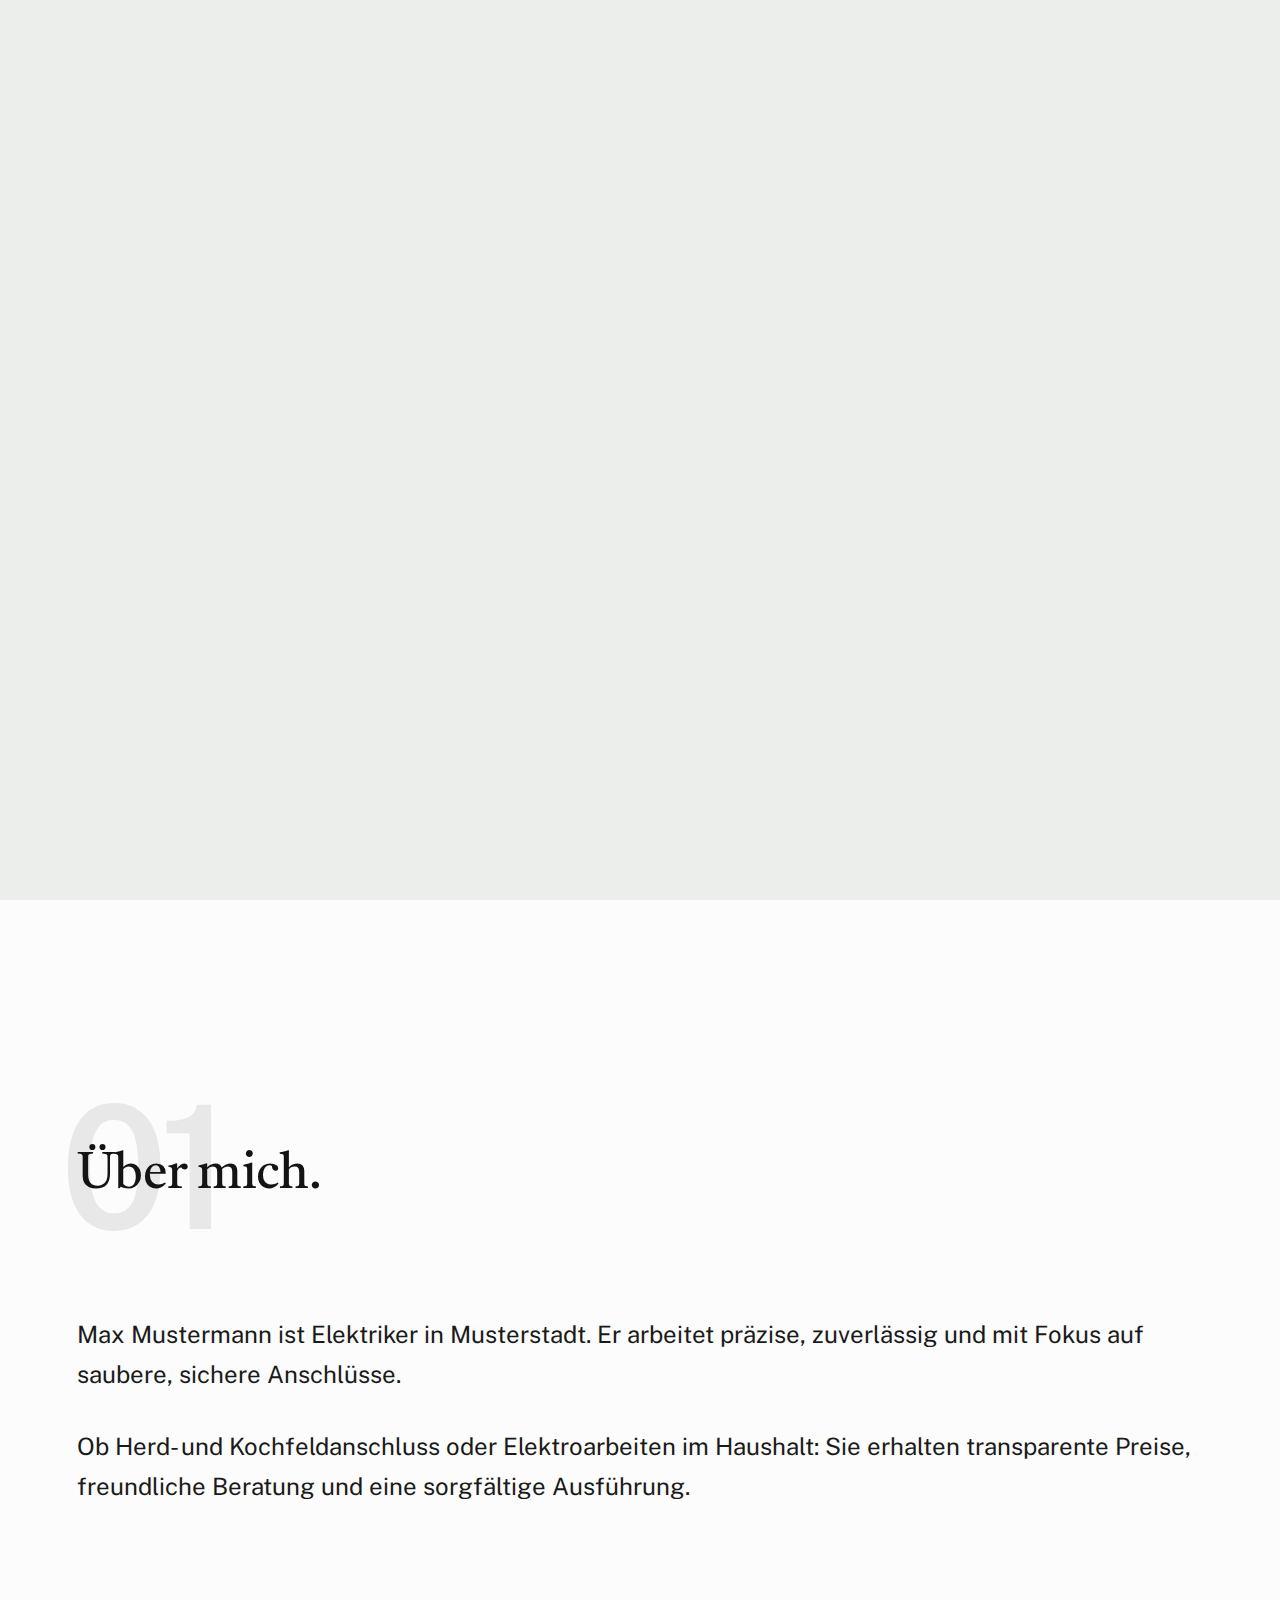
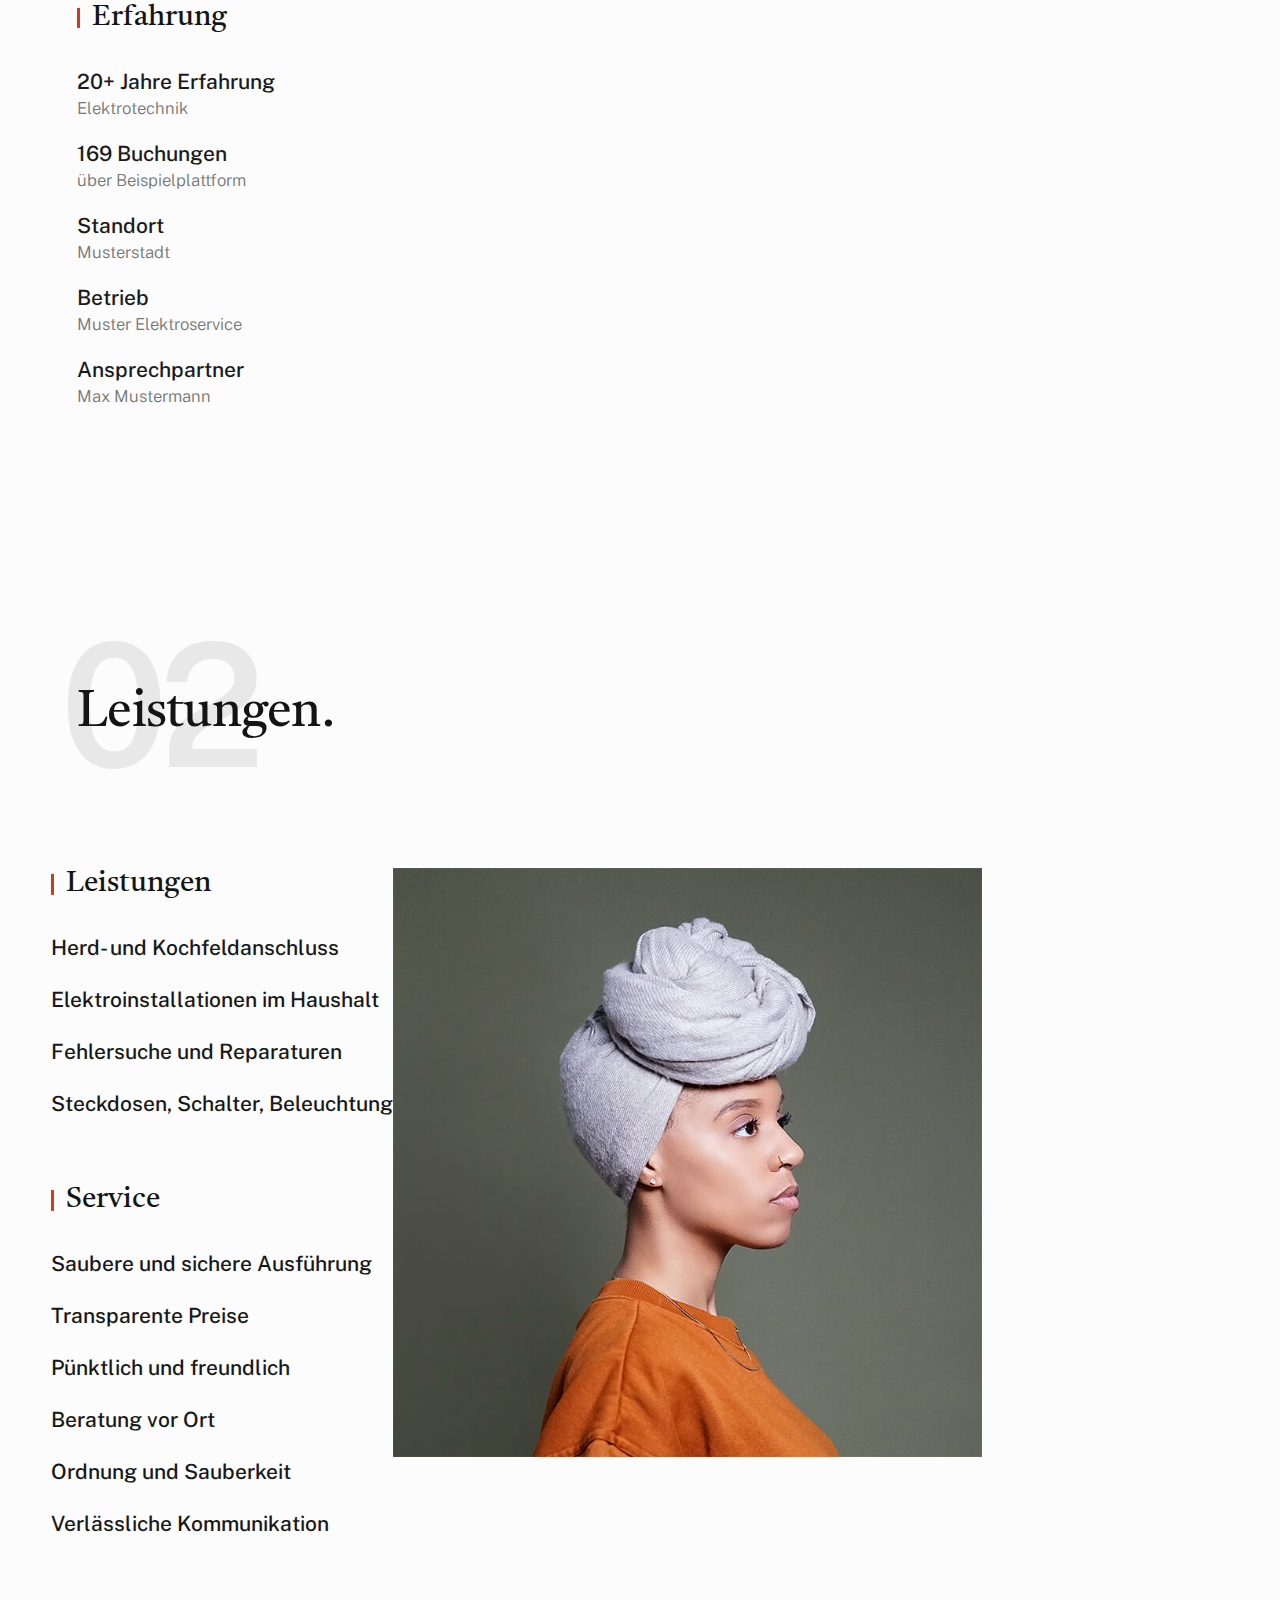
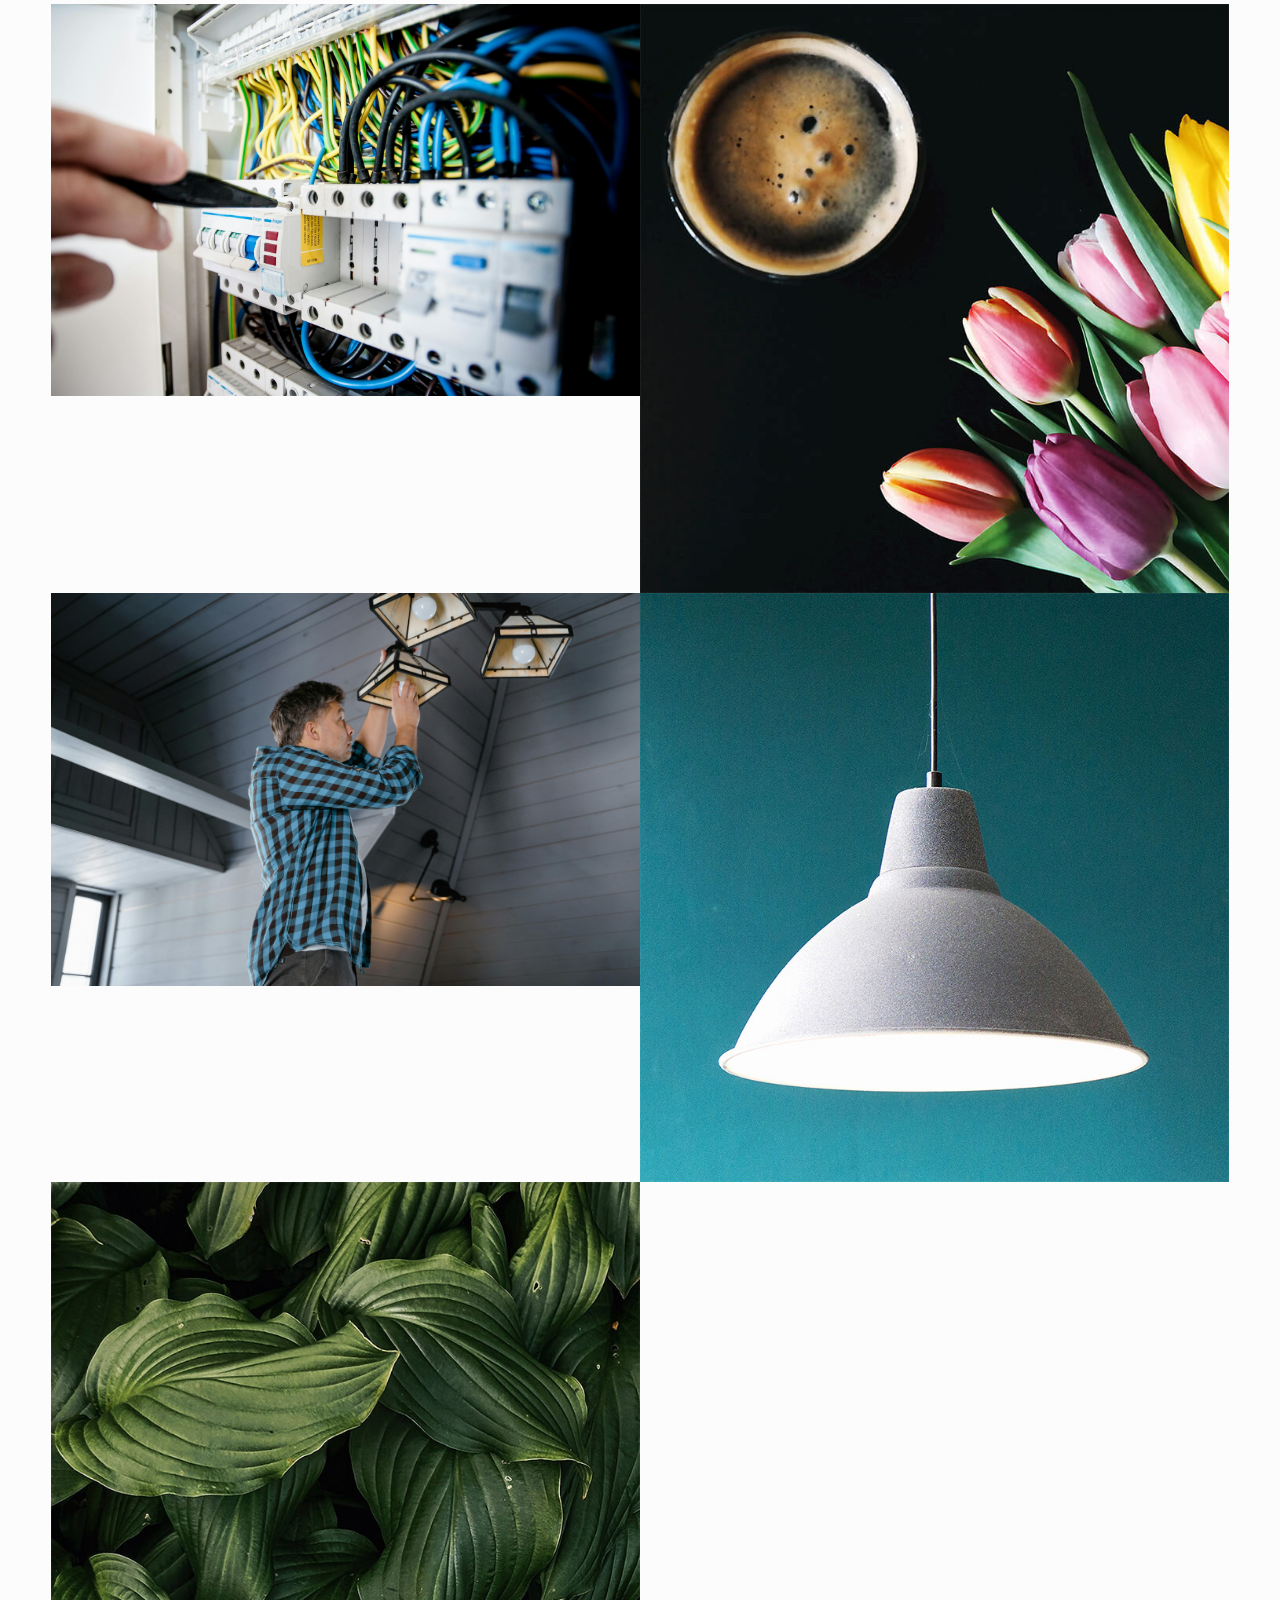
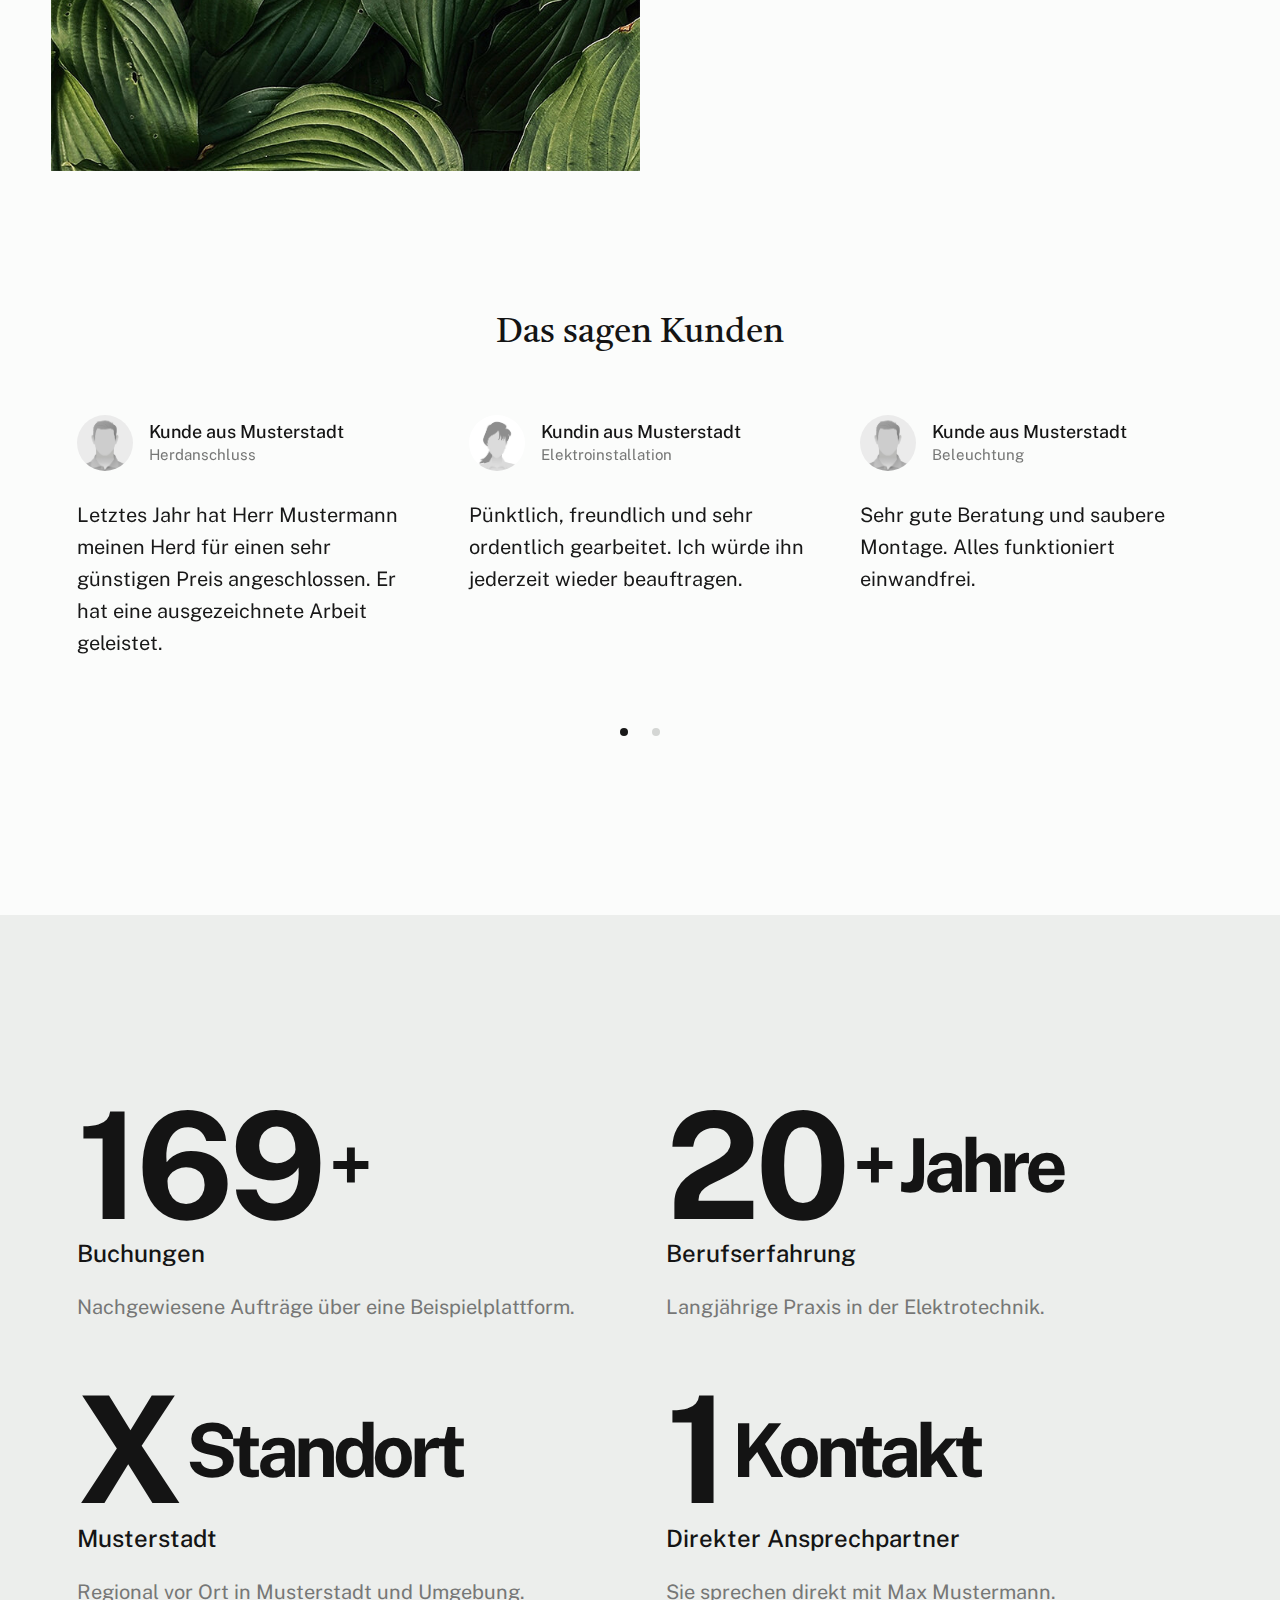
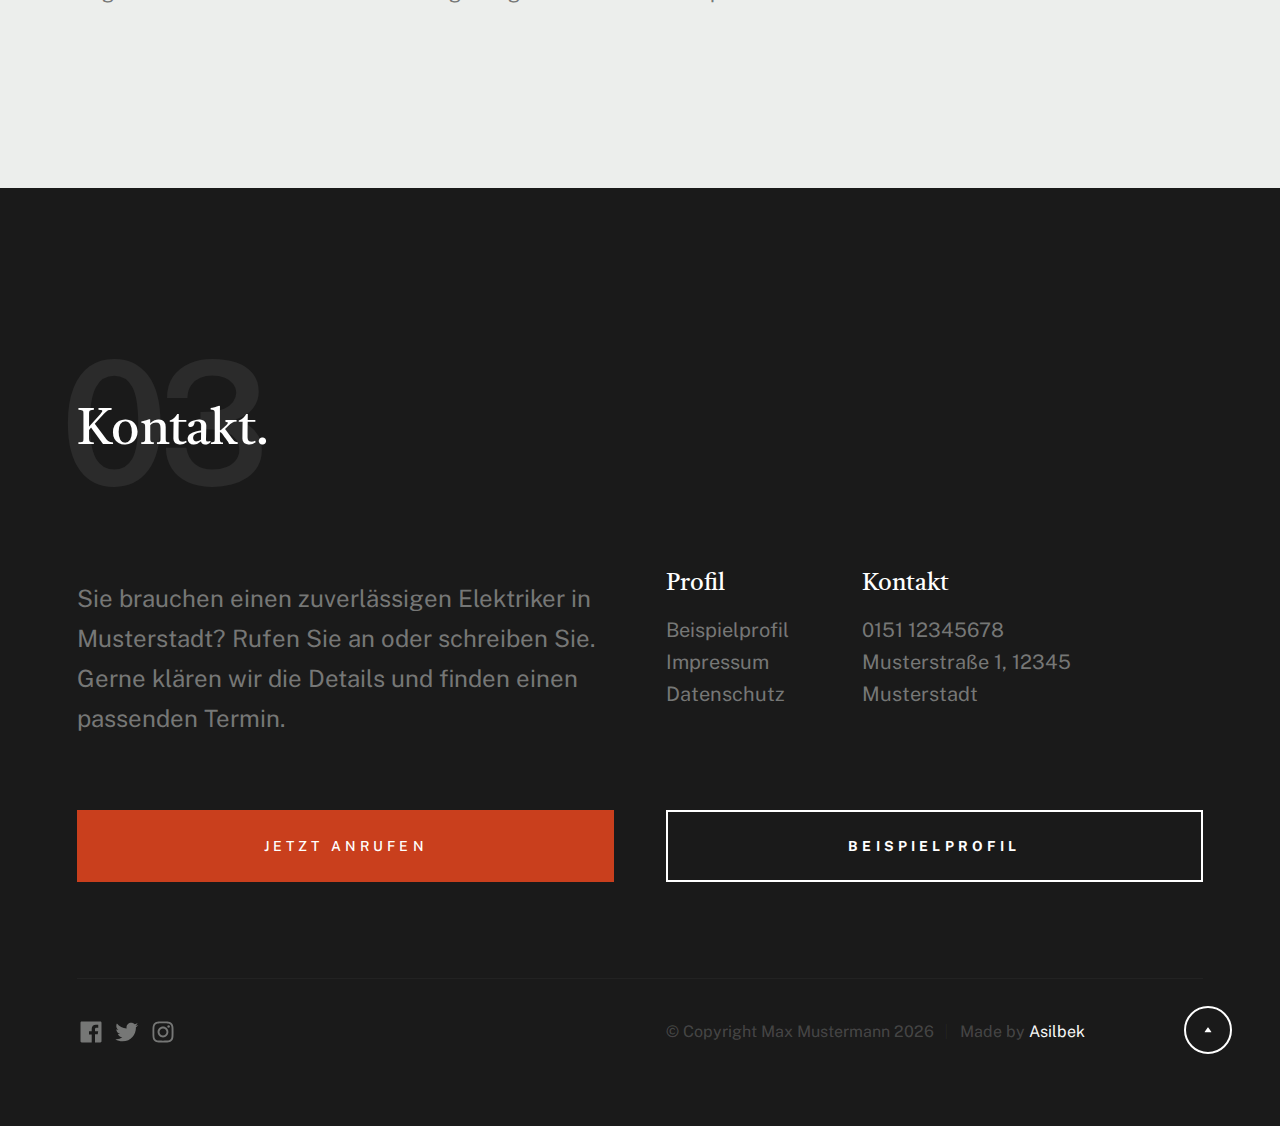
<file: index.html>
<!DOCTYPE html>
<html lang="de" class="no-js" >
<head>

    <!--- basic page needs
    ================================================== -->
    <meta charset="utf-8">
    <meta name="viewport" content="width=device-width, initial-scale=1">
    <title>Max Mustermann | Elektrotechnik Musterstadt</title>

    <script>
        document.documentElement.classList.remove('no-js');
        document.documentElement.classList.add('js');
    </script>

    <!-- CSS
    ================================================== -->
    <link rel="stylesheet" href="css/vendor.css">
    <link rel="stylesheet" href="css/styles.css">

    <!-- favicons
    ================================================== -->
    <link rel="apple-touch-icon" sizes="180x180" href="apple-touch-icon.png">
    <link rel="icon" type="image/png" sizes="32x32" href="favicon-32x32.png">
    <link rel="icon" type="image/png" sizes="16x16" href="favicon-16x16.png">
    <link rel="manifest" href="site.webmanifest">

</head>


<body id="top">

    
    <!-- preloader
    ================================================== -->
    <div id="preloader">
        <div id="loader" class="dots-fade">
            <div></div>
            <div></div>
            <div></div>
        </div>
    </div>


    <!-- page wrap
    ================================================== -->
    <div id="page" class="s-pagewrap">


        <!-- # site header 
        ================================================== -->
        <header class="s-header">
            <div class="row s-header__inner">

                <div class="s-header__block">
                    <div class="s-header__logo">
                        <a class="logo" href="index.html">
                            <img src="images/logo.svg" alt="Homepage">
                        </a>
                    </div>

                    <a class="s-header__menu-toggle" href="#0"><span>Menu</span></a>
                </div> <!-- end s-header__block -->

                <nav class="s-header__nav">    
                    <ul class="s-header__menu-links">
                        <li class="current"><a class="smoothscroll" href="#intro">Start</a></li>
                        <li><a class="smoothscroll" href="#about">Über mich</a></li>
                        <li><a class="smoothscroll" href="#works">Leistungen</a></li>
                        <li><a class="smoothscroll" href="#footer">Kontakt</a></li>
                        <li><a href="impressum.html">Impressum</a></li>
                        <li><a href="datenschutz.html">Datenschutz</a></li>
                    </ul> <!-- s-header__menu-links -->    
                </nav> <!-- end s-header__nav -->

            </div> <!-- end s-header__inner -->
        </header> <!-- end s-header -->


        <!-- # intro
        ================================================== -->
        <section id="intro" class="s-intro target-section">

            <div class="row s-intro__content width-sixteen-col">
                <div class="column lg-12 s-intro__content-inner grid-block grid-16">
                    
                    <div class="s-intro__content-text">

                        <div class="s-intro__content-pretitle text-pretitle">Hallo.</div>
                        <h1 class="s-intro__content-title">
                        Ich bin Max Mustermann <br>
                        Elektrotechnik in Musterstadt <br>
                        Herdanschluss, Installation, Reparatur.
                        </h1>                            

                        <div class="s-intro__content-btns">
                            <a class="smoothscroll btn" href="#about">Mehr über mich</a>
                            <a class="smoothscroll btn btn--stroke" href="#footer">Kontakt</a>
                        </div> <!-- s-intro__content-btns -->   

                    </div> <!-- s-intro__content-text -->                     
                    
                </div> <!-- s-intro__content-inner -->  
            </div> <!-- s-intro__content -->

            <ul class="s-intro__social social-list">
                <li>
                    <a href="https://example.com">
                        <svg xmlns="http://www.w3.org/2000/svg" width="24" height="24" viewBox="0 0 24 24" style="fill:rgba(0, 0, 0, 1);transform:;-ms-filter:"><path d="M20,3H4C3.447,3,3,3.448,3,4v16c0,0.552,0.447,1,1,1h8.615v-6.96h-2.338v-2.725h2.338v-2c0-2.325,1.42-3.592,3.5-3.592 c0.699-0.002,1.399,0.034,2.095,0.107v2.42h-1.435c-1.128,0-1.348,0.538-1.348,1.325v1.735h2.697l-0.35,2.725h-2.348V21H20 c0.553,0,1-0.448,1-1V4C21,3.448,20.553,3,20,3z"></path></svg>
                        <span class="u-screen-reader-text">Beispielprofil</span>
                    </a>
                </li>
                <li>
                    <a href="tel:+4915112345678">
                        <svg xmlns="http://www.w3.org/2000/svg" width="24" height="24" viewBox="0 0 24 24" style="fill:rgba(0, 0, 0, 1);transform:;-ms-filter:"><path d="M19.633,7.997c0.013,0.175,0.013,0.349,0.013,0.523c0,5.325-4.053,11.461-11.46,11.461c-2.282,0-4.402-0.661-6.186-1.809 c0.324,0.037,0.636,0.05,0.973,0.05c1.883,0,3.616-0.636,5.001-1.721c-1.771-0.037-3.255-1.197-3.767-2.793 c0.249,0.037,0.499,0.062,0.761,0.062c0.361,0,0.724-0.05,1.061-0.137c-1.847-0.374-3.23-1.995-3.23-3.953v-0.05 c0.537,0.299,1.16,0.486,1.82,0.511C3.534,9.419,2.823,8.184,2.823,6.787c0-0.748,0.199-1.434,0.548-2.032 c1.983,2.443,4.964,4.04,8.306,4.215c-0.062-0.3-0.1-0.611-0.1-0.923c0-2.22,1.796-4.028,4.028-4.028 c1.16,0,2.207,0.486,2.943,1.272c0.91-0.175,1.782-0.512,2.556-0.973c-0.299,0.935-0.936,1.721-1.771,2.22 c0.811-0.088,1.597-0.312,2.319-0.624C21.104,6.712,20.419,7.423,19.633,7.997z"></path></svg>
                        <span class="u-screen-reader-text">Telefon</span>
                    </a>
                </li>
                <li>
                    <a href="https://maps.google.com/?q=Musterstra%C3%9Fe+1,+12345+Musterstadt">
                        <svg xmlns="http://www.w3.org/2000/svg" width="24" height="24" viewBox="0 0 24 24" style="fill:rgba(0, 0, 0, 1);transform:;-ms-filter:"><path d="M11.999,7.377c-2.554,0-4.623,2.07-4.623,4.623c0,2.554,2.069,4.624,4.623,4.624c2.552,0,4.623-2.07,4.623-4.624 C16.622,9.447,14.551,7.377,11.999,7.377L11.999,7.377z M11.999,15.004c-1.659,0-3.004-1.345-3.004-3.003 c0-1.659,1.345-3.003,3.004-3.003s3.002,1.344,3.002,3.003C15.001,13.659,13.658,15.004,11.999,15.004L11.999,15.004z"></path><circle cx="16.806" cy="7.207" r="1.078"></circle><path d="M20.533,6.111c-0.469-1.209-1.424-2.165-2.633-2.632c-0.699-0.263-1.438-0.404-2.186-0.42 c-0.963-0.042-1.268-0.054-3.71-0.054s-2.755,0-3.71,0.054C7.548,3.074,6.809,3.215,6.11,3.479C4.9,3.946,3.945,4.902,3.477,6.111 c-0.263,0.7-0.404,1.438-0.419,2.186c-0.043,0.962-0.056,1.267-0.056,3.71c0,2.442,0,2.753,0.056,3.71 c0.015,0.748,0.156,1.486,0.419,2.187c0.469,1.208,1.424,2.164,2.634,2.632c0.696,0.272,1.435,0.426,2.185,0.45 c0.963,0.042,1.268,0.055,3.71,0.055s2.755,0,3.71-0.055c0.747-0.015,1.486-0.157,2.186-0.419c1.209-0.469,2.164-1.424,2.633-2.633 c0.263-0.7,0.404-1.438,0.419-2.186c0.043-0.962,0.056-1.267,0.056-3.71s0-2.753-0.056-3.71C20.941,7.57,20.801,6.819,20.533,6.111z M19.315,15.643c-0.007,0.576-0.111,1.147-0.311,1.688c-0.305,0.787-0.926,1.409-1.712,1.711c-0.535,0.199-1.099,0.303-1.67,0.311 c-0.95,0.044-1.218,0.055-3.654,0.055c-2.438,0-2.687,0-3.655-0.055c-0.569-0.007-1.135-0.112-1.669-0.311 c-0.789-0.301-1.414-0.923-1.719-1.711c-0.196-0.534-0.302-1.099-0.311-1.669c-0.043-0.95-0.053-1.218-0.053-3.654 c0-2.437,0-2.686,0.053-3.655c0.007-0.576,0.111-1.146,0.311-1.687c0.305-0.789,0.93-1.41,1.719-1.712 c0.534-0.198,1.1-0.303,1.669-0.311c0.951-0.043,1.218-0.055,3.655-0.055c2.437,0,2.687,0,3.654,0.055 c0.571,0.007,1.135,0.112,1.67,0.311c0.786,0.303,1.407,0.925,1.712,1.712c0.196,0.534,0.302,1.099,0.311,1.669 c0.043,0.951,0.054,1.218,0.054,3.655c0,2.436,0,2.698-0.043,3.654H19.315z"></path></svg>
                        <span class="u-screen-reader-text">Adresse</span>
                    </a>
                </li>
                <li>
                    <a href="#0">
                        <svg xmlns="http://www.w3.org/2000/svg" width="24" height="24" viewBox="0 0 24 24" style="fill: rgba(0, 0, 0, 1);transform: ;msFilter:;"><path d="M20.66 6.98a9.932 9.932 0 0 0-3.641-3.64C15.486 2.447 13.813 2 12 2s-3.486.447-5.02 1.34c-1.533.893-2.747 2.107-3.64 3.64S2 10.187 2 12s.446 3.487 1.34 5.02a9.924 9.924 0 0 0 3.641 3.64C8.514 21.553 10.187 22 12 22s3.486-.447 5.02-1.34a9.932 9.932 0 0 0 3.641-3.64C21.554 15.487 22 13.813 22 12s-.446-3.487-1.34-5.02zM12 3.66c2 0 3.772.64 5.32 1.919-.92 1.174-2.286 2.14-4.1 2.9-1.002-1.813-2.088-3.327-3.261-4.54A7.715 7.715 0 0 1 12 3.66zM5.51 6.8a8.116 8.116 0 0 1 2.711-2.22c1.212 1.201 2.325 2.7 3.34 4.5-2 .6-4.114.9-6.341.9-.573 0-1.006-.013-1.3-.04A8.549 8.549 0 0 1 5.51 6.8zM3.66 12c0-.054.003-.12.01-.2.007-.08.01-.146.01-.2.254.014.641.02 1.161.02 2.666 0 5.146-.367 7.439-1.1.187.373.381.793.58 1.26-1.32.293-2.674 1.006-4.061 2.14S6.4 16.247 5.76 17.5c-1.4-1.587-2.1-3.42-2.1-5.5zM12 20.34c-1.894 0-3.594-.587-5.101-1.759.601-1.187 1.524-2.322 2.771-3.401 1.246-1.08 2.483-1.753 3.71-2.02a29.441 29.441 0 0 1 1.56 6.62 8.166 8.166 0 0 1-2.94.56zm7.08-3.96a8.351 8.351 0 0 1-2.58 2.621c-.24-2.08-.7-4.107-1.379-6.081.932-.066 1.765-.1 2.5-.1.799 0 1.686.034 2.659.1a8.098 8.098 0 0 1-1.2 3.46zm-1.24-5c-1.16 0-2.233.047-3.22.14a27.053 27.053 0 0 0-.68-1.62c2.066-.906 3.532-2.006 4.399-3.3 1.2 1.414 1.854 3.027 1.96 4.84-.812-.04-1.632-.06-2.459-.06z"></path></svg>
                        <span class="u-screen-reader-text">Dribbble</span>
                    </a>
                </li>
                <li>
                    <a href="#0">
                        <svg xmlns="http://www.w3.org/2000/svg" width="24" height="24" viewBox="0 0 24 24" style="fill: rgba(0, 0, 0, 1);transform: ;msFilter:;"><path d="M11.99 2C6.472 2 2 6.473 2 11.99c0 4.232 2.633 7.85 6.35 9.306-.088-.79-.166-2.006.034-2.868.182-.78 1.172-4.966 1.172-4.966s-.299-.599-.299-1.484c0-1.388.805-2.425 1.808-2.425.853 0 1.264.64 1.264 1.407 0 .858-.546 2.139-.827 3.327-.235.994.499 1.805 1.479 1.805 1.775 0 3.141-1.872 3.141-4.575 0-2.392-1.719-4.064-4.173-4.064-2.843 0-4.512 2.132-4.512 4.335 0 .858.331 1.779.744 2.28a.3.3 0 0 1 .069.286c-.076.315-.245.994-.277 1.133-.044.183-.145.222-.335.134-1.247-.581-2.027-2.405-2.027-3.871 0-3.151 2.289-6.045 6.601-6.045 3.466 0 6.159 2.469 6.159 5.77 0 3.444-2.171 6.213-5.184 6.213-1.013 0-1.964-.525-2.29-1.146l-.623 2.374c-.225.868-.834 1.956-1.241 2.62a10 10 0 0 0 2.958.445c5.517 0 9.99-4.473 9.99-9.99S17.507 2 11.99 2"></path></svg>
                        <span class="u-screen-reader-text">Pinterest</span>
                    </a>
                </li>
            </ul> <!-- end s-intro__social -->

            <div class="s-intro__content-media">                               
                <img src="images/intro-bg.jpg" srcset="images/intro-bg.jpg 1x, images/intro-bg.jpg 2x" alt="">
            </div> <!-- s-intro__content-media -->                

            <div class="s-intro__btn-download">
                <a class="btn btn--stroke" href="tel:+4915112345678">Jetzt anrufen</a>
            </div> <!-- end s-intro__btn-download -->
            
            <div class="s-intro__scroll-down">
                <a href="#about" class="smoothscroll">
                    <div class="scroll-icon">
                        <svg xmlns="http://www.w3.org/2000/svg" width="24" height="24" viewBox="0 0 24 24" style="fill: rgba(0, 0, 0, 1);transform: ;msFilter:;"><path d="M11.178 19.569a.998.998 0 0 0 1.644 0l9-13A.999.999 0 0 0 21 5H3a1.002 1.002 0 0 0-.822 1.569l9 13z"></path></svg>
                    </div>
                    <span class="scroll-text u-screen-reader-text">Scrollen</span>
                </a>
            </div> <!-- s-intro__scroll-down -->

        </section> <!-- end s-intro -->


        <!-- # about
        ================================================== -->
        <section id="about" class="s-about target-section">

            <div class="row s-about__content">
                <div class="column xl-12">    
                    
                    <div class="section-header" data-num="01">
                        <h2 class="text-display-title">Über mich.</h2>
                    </div> <!-- end section-header -->

                    <p class="attention-getter">
                    Max Mustermann ist Elektriker in Musterstadt. Er arbeitet präzise, zuverlässig und mit Fokus auf saubere, sichere Anschlüsse.
                    </p>

                    <p class="attention-getter">
                    Ob Herd- und Kochfeldanschluss oder Elektroarbeiten im Haushalt: Sie erhalten transparente Preise, freundliche Beratung und eine sorgfältige Ausführung.
                    </p>

                    <div class="grid-list-items s-about__blocks">

                        <div class="grid-list-items__item s-about__block">
                            <h4 class="s-about__block-title">Erfahrung</h4>
                            <ul class="s-about__list">
                                <li>
                                    20+ Jahre Erfahrung
                                    <span>Elektrotechnik</span>
                                </li>
                                <li>
                                    169 Buchungen
                                    <span>über Beispielplattform</span>
                                </li>
                                <li>
                                    Standort
                                    <span>Musterstadt</span>
                                </li>
                                <li>
                                    Betrieb
                                    <span>Muster Elektroservice</span>
                                </li>
                                <li>
                                    Ansprechpartner
                                    <span>Max Mustermann</span>
                                </li>
                            </ul>
                        </div> <!--end s-about__block -->

                    </div> <!-- grid-list-items -->

                </div> <!--end column -->
            </div> <!--end s-about__content -->
            
        </section> <!-- end s-about -->   



        <!-- # works
        ================================================== -->
        <section id="works" class="s-works target-section">

            <div class="row">
                <div class="column xl-12">
                    <div class="section-header" data-num="02">
                        <h2 class="text-display-title">Leistungen.</h2>
                    </div> <!-- end section-header -->
                </div>
            </div>

            <div class="row folio-entries">
<div class="grid-list-items s-about__blocks" style="margin-top: 0 !important;">


                        <div class="grid-list-items__item s-about__block">
                            <h4 class="s-about__block-title">Leistungen</h4>

                            <ul class="s-about__list">
                                <li>
                                    Herd- und Kochfeldanschluss                                      
                                </li>
                                <li>
                                    Elektroinstallationen im Haushalt
                                </li>
                                <li>
                                    Fehlersuche und Reparaturen
                                </li>
                                <li>
                                    Steckdosen, Schalter, Beleuchtung
                                </li>
                            </ul>
                        </div> <!--end s-about__block -->
                        
                        <div class="grid-list-items__item s-about__block">
                            <h4 class="s-about__block-title">Service</h4>

                            <ul class="s-about__list">
                                <li>
                                    Saubere und sichere Ausführung
                                </li>
                                <li>
                                    Transparente Preise
                                </li>
                                <li>
                                    Pünktlich und freundlich
                                </li>
                                <li>
                                    Beratung vor Ort
                                </li>
                                <li>
                                    Ordnung und Sauberkeit
                                </li>
                                <li>
                                    Verlässliche Kommunikation
                                </li>
                            </ul>
                        </div> <!--end s-about__block -->

                    </div> <!-- grid-list-items -->
                <div class="column entry">
                    <a href="images/folio/gallery/g-turban.jpg" class="entry__link glightbox" data-glightbox="title: Herdanschluss; description: .entry__desc-01">
                        <div class="entry__thumb">
                            <img src="images/folio/white_turban.jpg" srcset="images/folio/white_turban.jpg 1x, images/folio/white_turban@2x.jpg 2x" alt="">
                        </div>
                        <div class="entry__info">
                            <h4 class="entry__title">Herdanschluss</h4>
                            <div class="entry__cat">Sicher und fachgerecht</div>
                        </div>
                    </a>

                    <div class="glightbox-desc entry__desc-01">
                        <p>
                        Zuverlässiger Anschluss von Herd und Kochfeld nach geltenden Standards.
                        </p>
                    </div>
                </div> <!-- entry -->

                <div class="column entry">
                    <a href="images/folio/gallery/g-woodcraft.jpg" class="entry__link glightbox" data-glightbox="title: Elektroinstallation; description: .entry__desc-02">
                        <div class="entry__thumb">
                            <img src="images/folio/woodcraft.jpg" srcset="images/folio/woodcraft.jpg 1x, images/folio/woodcraft@2x.jpg 2x" alt="">
                        </div>
                        <div class="entry__info">
                            <h4 class="entry__title">Elektroinstallation</h4>
                            <div class="entry__cat">Haushalt und Renovierung</div>
                        </div>
                    </a>

                    <div class="glightbox-desc entry__desc-02">
                        <p>
                        Neue Leitungen, Anschlüsse und saubere Montage für Ihre Räume.
                        </p>
                    </div>
                </div> <!-- entry -->

                <div class="column entry">
                    <a href="images/folio/gallery/g-tulips.jpg" class="entry__link glightbox" data-glightbox="title: Steckdosen & Schalter; description: .entry__desc-03">
                        <div class="entry__thumb">
                            <img src="images/folio/caffeine_and_tulips.jpg" srcset="images/folio/caffeine_and_tulips.jpg 1x, images/folio/caffeine_and_tulips@2x.jpg 2x" alt="">
                        </div>
                        <div class="entry__info">
                            <h4 class="entry__title">Steckdosen & Schalter</h4>
                            <div class="entry__cat">Austausch und Montage</div>
                        </div>
                    </a>

                    <div class="glightbox-desc entry__desc-03">
                        <p>
                        Erneuerung, Erweiterung und sichere Befestigung im ganzen Haushalt.
                        </p>
                    </div>
                </div> <!-- entry -->

                <div class="column entry">
                    <a href="images/folio/gallery/g-grayscale.jpg" class="entry__link glightbox" data-glightbox="title: Beleuchtung; description: .entry__desc-04">
                        <div class="entry__thumb">
                            <img src="images/folio/grayscale.jpg" srcset="images/folio/grayscale.jpg 1x, images/folio/grayscale@2x.jpg 2x" alt="">
                        </div>
                        <div class="entry__info">
                            <h4 class="entry__title">Beleuchtung</h4>
                            <div class="entry__cat">Innen und Aussen</div>
                        </div>
                    </a>

                    <div class="glightbox-desc entry__desc-04">
                        <p>
                        Montage und Anschluss von Leuchten für Wohnräume und Außenbereiche.
                        </p>
                    </div>
                </div> <!-- entry -->

                <div class="column entry">
                    <a href="images/folio/gallery/g-lamp.jpg" class="entry__link glightbox" data-glightbox="title: Fehlersuche; description: .entry__desc-05">
                        <div class="entry__thumb">
                            <img src="images/folio/lamp.jpg" srcset="images/folio/lamp.jpg 1x, images/folio/lamp@2x.jpg 2x" alt="">
                        </div>
                        <div class="entry__info">
                            <h4 class="entry__title">Fehlersuche</h4>
                            <div class="entry__cat">Analyse und Reparatur</div>
                        </div>
                    </a>

                    <div class="glightbox-desc entry__desc-05">
                        <p>
                        Schnelle Diagnose bei Problemen und fachgerechte Lösungen.
                        </p>
                    </div>
                </div> <!-- entry -->

                <div class="column entry">
                    <a href="images/folio/gallery/g-tropical.jpg" class="entry__link glightbox" data-glightbox="title: Geraeteanschluss; description: .entry__desc-06">
                        <div class="entry__thumb">
                            <img src="images/folio/tropical.jpg" srcset="images/folio/tropical.jpg 1x, images/folio/tropical@2x.jpg 2x" alt="">
                        </div>
                        <div class="entry__info">
                            <h4 class="entry__title">Geräteanschluss</h4>
                            <div class="entry__cat">Küche und Haushalt</div>
                        </div>
                    </a>

                    <div class="glightbox-desc entry__desc-06">
                        <p>
                        Anschluss von Elektrogeräten in der Küche und im Haushalt.
                        </p>
                    </div>
                </div> <!-- entry --> 

            </div> <!-- folio entries -->


            <div class="row s-testimonials">
                <div class="column xl-12">

                    <h3 class="s-testimonials__header">Das sagen Kunden</h3>
    
                    <div class="swiper-container s-testimonials__slider">
    
                        <div class="swiper-wrapper">

                            <div class="s-testimonials__slide swiper-slide">
                                <div class="s-testimonials__author">
                                    <img src="images/testimonial-man.png" alt="Kunde" class="s-testimonials__avatar">
                                    <cite class="s-testimonials__cite">
                                        <strong>Kunde aus Musterstadt</strong>
                                        <span>Herdanschluss</span>
                                    </cite>
                                </div>
                                <p>
                                Letztes Jahr hat Herr Mustermann meinen Herd für einen sehr günstigen Preis angeschlossen. 
                                Er hat eine ausgezeichnete Arbeit geleistet.
                                </p>
                            </div> <!-- end s-testimonials__slide -->
            
                            <div class="s-testimonials__slide swiper-slide">
                                <div class="s-testimonials__author">
                                    <img src="images/testimonial-woman.png" alt="Kundin" class="s-testimonials__avatar">
                                    <cite class="s-testimonials__cite">
                                        <strong>Kundin aus Musterstadt</strong>
                                        <span>Elektroinstallation</span>
                                    </cite>
                                </div>
                                <p>
                                Pünktlich, freundlich und sehr ordentlich gearbeitet. 
                                Ich würde ihn jederzeit wieder beauftragen.
                                </p>
                            </div> <!-- end s-testimonials__slide -->
            
                            <div class="s-testimonials__slide swiper-slide">
                                <div class="s-testimonials__author">
                                    <img src="images/testimonial-man.png" alt="Kunde" class="s-testimonials__avatar">
                                    <cite class="s-testimonials__cite">
                                        <strong>Kunde aus Musterstadt</strong>
                                        <span>Beleuchtung</span>
                                    </cite>
                                </div>
                                <p>
                                Sehr gute Beratung und saubere Montage. 
                                Alles funktioniert einwandfrei.
                                </p>
                            </div> <!-- end s-testimonials__slide -->
    
                            <div class="s-testimonials__slide swiper-slide">
                                <div class="s-testimonials__author">
                                    <img src="images/testimonial-woman.png" alt="Kundin" class="s-testimonials__avatar">
                                    <cite class="s-testimonials__cite">
                                        <strong>Kundin aus Musterstadt</strong>
                                        <span>Reparatur</span>
                                    </cite>
                                </div>
                                <p>
                                Schnelle Hilfe und klare Erklärungen. 
                                Sehr zuverlässig.
                                </p>
                            </div> <!-- end s-testimonials__slide -->
        
                        </div> <!-- end swiper-wrapper -->
    
                        <div class="swiper-pagination"></div>
    
                    </div> <!-- end swiper-container -->
    
                </div> <!-- end column -->
            </div> <!-- end s-testimonials -->

        </section> <!-- end s-works --> 


        <!-- # numbers
        ================================================== -->
        <section id="numbers" class="s-numbers">

            <div class="row counter-items">

                <div class="column counter-items__item">
                    <div class="num">
                        169
                        <span>+</span>
                    </div>
                    <h5>Buchungen</h5>
                    <p>
                    Nachgewiesene Aufträge über eine Beispielplattform.
                    </p>
                </div> <!-- end counter-items__item -->

                <div class="column counter-items__item">
                    <div class="num">
                        20
                        <span>+</span>
                        <span>Jahre</span>
                    </div>
                    <h5>Berufserfahrung</h5>
                    <p>
                    Langjährige Praxis in der Elektrotechnik.
                    </p>
                </div> <!-- end counter-items__item -->

                <div class="column counter-items__item">
                    <div class="num">
                        X
                        <span>Standort</span>
                    </div>
                    <h5>Musterstadt</h5>
                    <p>
                    Regional vor Ort in Musterstadt und Umgebung.
                    </p>
                </div> <!-- end counter-items__item -->

                <div class="column counter-items__item">
                    <div class="num">
                        1
                        <span>Kontakt</span>
                    </div>
                    <h5>Direkter Ansprechpartner</h5>
                    <p>
                    Sie sprechen direkt mit Max Mustermann.
                    </p>
                </div> <!-- end counter-items__item -->

            </div>  <!-- end counter-items -->

        </section> <!-- end s-numbers -->


        <!-- # footer 
        ================================================== -->
        <footer id="footer" class="s-footer target-section">

            <div class="row">
                <div class="column lg-12">
                    <div class="section-header light-on-dark" data-num="03">
                        <h2 class="text-display-title">Kontakt.</h2>
                    </div> <!-- end section-header -->
                </div>
            </div>

            <div class="row s-footer__content">

                <div class="column xl-6 md-12 s-footer__block s-footer__about">                    
                    <p class="attention-getter">
                    Sie brauchen einen zuverlässigen Elektriker in Musterstadt? Rufen Sie an oder schreiben Sie. 
                    Gerne klären wir die Details und finden einen passenden Termin.
                    </p>               
                </div> <!-- end section-footer__about -->

                <div class="column xl-6 md-12 s-footer__block s-footer__site-links">
                    <div class="row">
                        <div class="column xl-4 lg-5 md-6 tab-12">
                            <h5>Profil</h5>
                            <ul class="link-list">
                                <li><a href="https://example.com">Beispielprofil</a></li>
                                <li><a href="impressum.html">Impressum</a></li>
                                <li><a href="datenschutz.html">Datenschutz</a></li>
                            </ul>
                        </div>
                        <div class="column xl-6 md-6 tab-12">
                            <h5>Kontakt</h5>
                            <ul class="link-list">
                                <li><a href="tel:+4915112345678">0151 12345678</a></li>
                                <li>Musterstraße 1, 12345 Musterstadt</li>
                            </ul> 
                        </div>
                    </div>                    
                </div> <!-- end section-footer__site-links -->

            </div> <!-- end section-footer__content -->


            <div class="row s-footer__buttons">
               
                <div class="column xl-6 tab-12">
                    <a href="tel:+4915112345678" class="btn btn--primary btn--large u-fullwidth">Jetzt anrufen</a>
                </div>
          
                <div class="column xl-6 tab-12">                    
                    <a href="https://example.com" class="btn btn--stroke btn--large u-fullwidth">Beispielprofil</a>
                </div>
            
            </div> <!-- end section-footer__buttons -->              
            
            <div class="row s-footer__bottom">
                
                <div class="column xl-6 lg-12">
                    <ul class="s-footer__social social-list">
                        <li>
                            <a href="https://example.com">
                                <svg xmlns="http://www.w3.org/2000/svg" width="24" height="24" viewBox="0 0 24 24" style="fill:rgba(0, 0, 0, 1);transform:;-ms-filter:"><path d="M20,3H4C3.447,3,3,3.448,3,4v16c0,0.552,0.447,1,1,1h8.615v-6.96h-2.338v-2.725h2.338v-2c0-2.325,1.42-3.592,3.5-3.592 c0.699-0.002,1.399,0.034,2.095,0.107v2.42h-1.435c-1.128,0-1.348,0.538-1.348,1.325v1.735h2.697l-0.35,2.725h-2.348V21H20 c0.553,0,1-0.448,1-1V4C21,3.448,20.553,3,20,3z"></path></svg>
                                <span class="u-screen-reader-text">Beispielprofil</span>
                            </a>
                        </li>
                        <li>
                            <a href="tel:+4915112345678">
                                <svg xmlns="http://www.w3.org/2000/svg" width="24" height="24" viewBox="0 0 24 24" style="fill:rgba(0, 0, 0, 1);transform:;-ms-filter:"><path d="M19.633,7.997c0.013,0.175,0.013,0.349,0.013,0.523c0,5.325-4.053,11.461-11.46,11.461c-2.282,0-4.402-0.661-6.186-1.809 c0.324,0.037,0.636,0.05,0.973,0.05c1.883,0,3.616-0.636,5.001-1.721c-1.771-0.037-3.255-1.197-3.767-2.793 c0.249,0.037,0.499,0.062,0.761,0.062c0.361,0,0.724-0.05,1.061-0.137c-1.847-0.374-3.23-1.995-3.23-3.953v-0.05 c0.537,0.299,1.16,0.486,1.82,0.511C3.534,9.419,2.823,8.184,2.823,6.787c0-0.748,0.199-1.434,0.548-2.032 c1.983,2.443,4.964,4.04,8.306,4.215c-0.062-0.3-0.1-0.611-0.1-0.923c0-2.22,1.796-4.028,4.028-4.028 c1.16,0,2.207,0.486,2.943,1.272c0.91-0.175,1.782-0.512,2.556-0.973c-0.299,0.935-0.936,1.721-1.771,2.22 c0.811-0.088,1.597-0.312,2.319-0.624C21.104,6.712,20.419,7.423,19.633,7.997z"></path></svg>
                                <span class="u-screen-reader-text">Telefon</span>
                            </a>
                        </li>
                        <li>
                            <a href="https://maps.google.com/?q=Musterstra%C3%9Fe+1,+12345+Musterstadt">
                                <svg xmlns="http://www.w3.org/2000/svg" width="24" height="24" viewBox="0 0 24 24" style="fill:rgba(0, 0, 0, 1);transform:;-ms-filter:"><path d="M11.999,7.377c-2.554,0-4.623,2.07-4.623,4.623c0,2.554,2.069,4.624,4.623,4.624c2.552,0,4.623-2.07,4.623-4.624 C16.622,9.447,14.551,7.377,11.999,7.377L11.999,7.377z M11.999,15.004c-1.659,0-3.004-1.345-3.004-3.003 c0-1.659,1.345-3.003,3.004-3.003s3.002,1.344,3.002,3.003C15.001,13.659,13.658,15.004,11.999,15.004L11.999,15.004z"></path><circle cx="16.806" cy="7.207" r="1.078"></circle><path d="M20.533,6.111c-0.469-1.209-1.424-2.165-2.633-2.632c-0.699-0.263-1.438-0.404-2.186-0.42 c-0.963-0.042-1.268-0.054-3.71-0.054s-2.755,0-3.71,0.054C7.548,3.074,6.809,3.215,6.11,3.479C4.9,3.946,3.945,4.902,3.477,6.111 c-0.263,0.7-0.404,1.438-0.419,2.186c-0.043,0.962-0.056,1.267-0.056,3.71c0,2.442,0,2.753,0.056,3.71 c0.015,0.748,0.156,1.486,0.419,2.187c0.469,1.208,1.424,2.164,2.634,2.632c0.696,0.272,1.435,0.426,2.185,0.45 c0.963,0.042,1.268,0.055,3.71,0.055s2.755,0,3.71-0.055c0.747-0.015,1.486-0.157,2.186-0.419c1.209-0.469,2.164-1.424,2.633-2.633 c0.263-0.7,0.404-1.438,0.419-2.186c0.043-0.962,0.056-1.267,0.056-3.71s0-2.753-0.056-3.71C20.941,7.57,20.801,6.819,20.533,6.111z M19.315,15.643c-0.007,0.576-0.111,1.147-0.311,1.688c-0.305,0.787-0.926,1.409-1.712,1.711c-0.535,0.199-1.099,0.303-1.67,0.311 c-0.95,0.044-1.218,0.055-3.654,0.055c-2.438,0-2.687,0-3.655-0.055c-0.569-0.007-1.135-0.112-1.669-0.311 c-0.789-0.301-1.414-0.923-1.719-1.711c-0.196-0.534-0.302-1.099-0.311-1.669c-0.043-0.95-0.053-1.218-0.053-3.654 c0-2.437,0-2.686,0.053-3.655c0.007-0.576,0.111-1.146,0.311-1.687c0.305-0.789,0.93-1.41,1.719-1.712 c0.534-0.198,1.1-0.303,1.669-0.311c0.951-0.043,1.218-0.055,3.655-0.055c2.437,0,2.687,0,3.654,0.055 c0.571,0.007,1.135,0.112,1.67,0.311c0.786,0.303,1.407,0.925,1.712,1.712c0.196,0.534,0.302,1.099,0.311,1.669 c0.043,0.951,0.054,1.218,0.054,3.655c0,2.436,0,2.698-0.043,3.654H19.315z"></path></svg>
                                <span class="u-screen-reader-text">Adresse</span>
                            </a>
                        </li>
                    </ul> 
                </div> <!-- end section-footer__social -->

                <div class="column xl-6 lg-12">
                    <p class="ss-copyright">
                        <span>© Copyright Max Mustermann 2026</span> 
                        <span>Made by <a href="https://beklife.github.io/">Asilbek</a></span>
                    </p>
                </div>

            </div> <!-- end section-footer__bottom -->          

            <div class="ss-go-top">
                <a class="smoothscroll" title="Nach oben" href="#top">                 
                    <svg xmlns="http://www.w3.org/2000/svg" width="24" height="24" viewBox="0 0 24 24" style="fill: rgba(0, 0, 0, 1);transform: ;msFilter:;"><path d="M5.536 21.886a1.004 1.004 0 0 0 1.033-.064l13-9a1 1 0 0 0 0-1.644l-13-9A1 1 0 0 0 5 3v18a1 1 0 0 0 .536.886z"></path></svg>
                </a>                                
                <span>Nach oben</span>   
            </div> <!-- end ss-go-top -->
            
        </footer> <!-- end s-footer -->

    </div> <!-- end page-wrap -->


    <!-- Java Script
    ================================================== -->
    <script src="js/plugins.js"></script>
    <script src="js/main.js"></script>

</body>
</html>
</file>
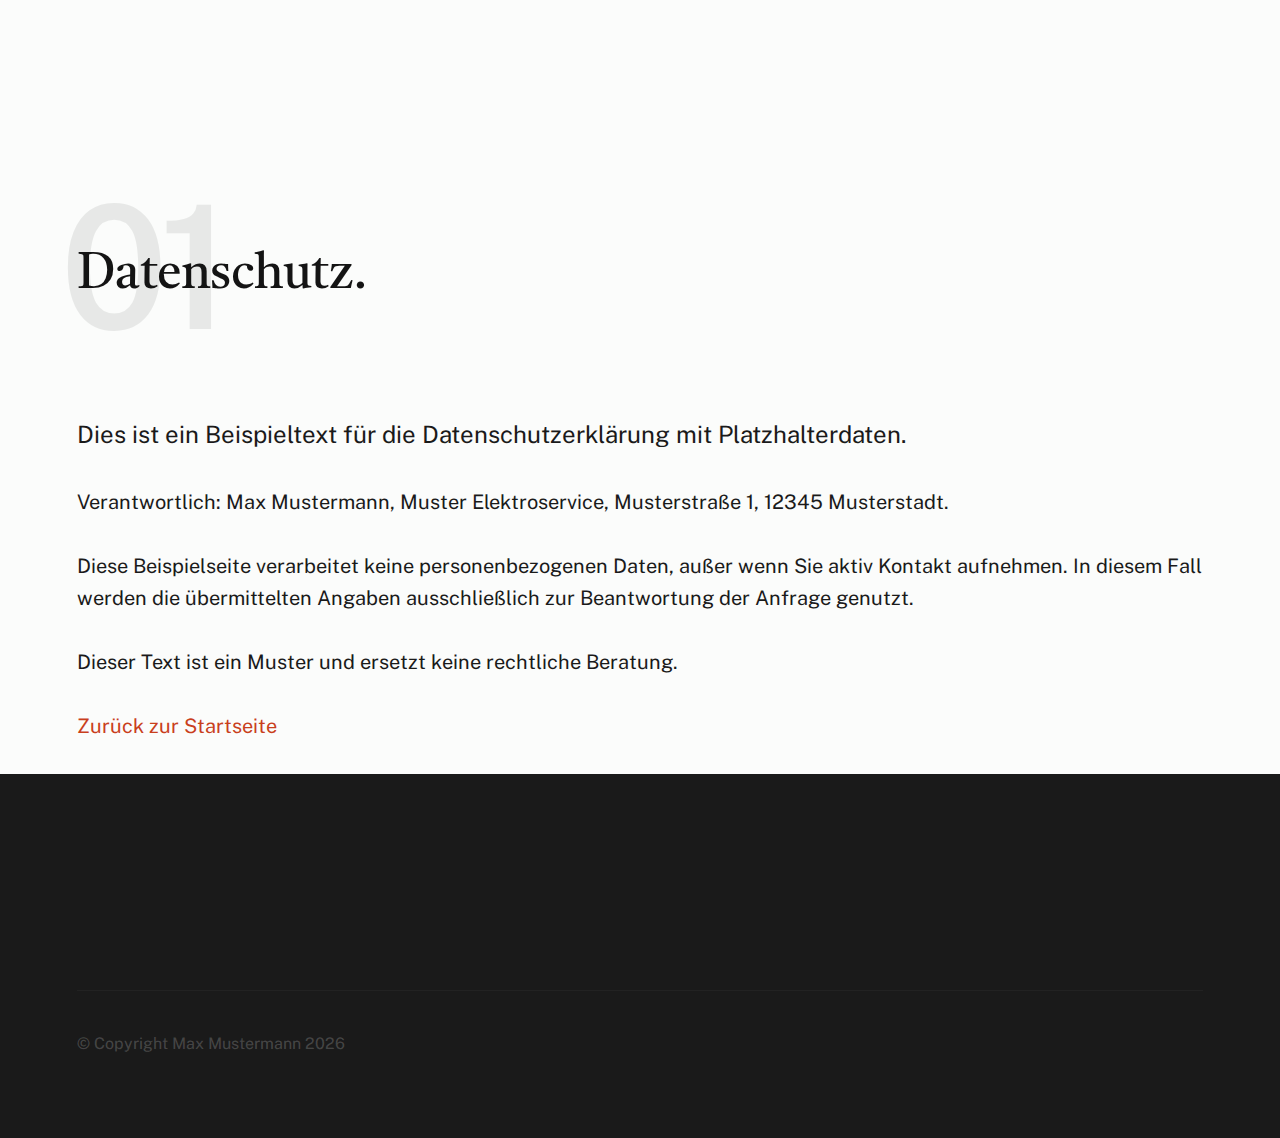
<file: datenschutz.html>
<!DOCTYPE html>
<html lang="de" class="no-js">
<head>

    <!--- basic page needs
    ================================================== -->
    <meta charset="utf-8">
    <meta name="viewport" content="width=device-width, initial-scale=1">
    <title>Datenschutz | Max Mustermann</title>

    <script>
        document.documentElement.classList.remove('no-js');
        document.documentElement.classList.add('js');
    </script>

    <!-- CSS
    ================================================== -->
    <link rel="stylesheet" href="css/vendor.css">
    <link rel="stylesheet" href="css/styles.css">

    <!-- favicons
    ================================================== -->
    <link rel="apple-touch-icon" sizes="180x180" href="apple-touch-icon.png">
    <link rel="icon" type="image/png" sizes="32x32" href="favicon-32x32.png">
    <link rel="icon" type="image/png" sizes="16x16" href="favicon-16x16.png">
    <link rel="manifest" href="site.webmanifest">

</head>

<body id="top">

    <div id="page" class="s-pagewrap">

        <header class="s-header">
            <div class="row s-header__inner">

                <div class="s-header__block">
                    <div class="s-header__logo">
                        <a class="logo" href="index.html">
                            <img src="images/logo.svg" alt="Homepage">
                        </a>
                    </div>
                </div>

                <nav class="s-header__nav">
                    <ul class="s-header__menu-links">
                        <li><a href="index.html">Start</a></li>
                        <li><a href="impressum.html">Impressum</a></li>
                        <li class="current"><a href="datenschutz.html">Datenschutz</a></li>
                    </ul>
                </nav>

            </div>
        </header>

        <section class="s-about target-section">
            <div class="row s-about__content">
                <div class="column xl-12">
                    <div class="section-header" data-num="01">
                        <h2 class="text-display-title">Datenschutz.</h2>
                    </div>
                    <p class="attention-getter">
                    Dies ist ein Beispieltext für die Datenschutzerklärung mit Platzhalterdaten.
                    </p>
                    <p>
                        Verantwortlich: Max Mustermann, Muster Elektroservice, Musterstraße 1, 12345 Musterstadt.
                    </p>
                    <p>
                        Diese Beispielseite verarbeitet keine personenbezogenen Daten, außer wenn Sie aktiv Kontakt aufnehmen.
                        In diesem Fall werden die übermittelten Angaben ausschließlich zur Beantwortung der Anfrage genutzt.
                    </p>
                    <p>
                        Dieser Text ist ein Muster und ersetzt keine rechtliche Beratung.
                    </p>
                    <p>
                        <a href="index.html">Zurück zur Startseite</a>
                    </p>
                </div>
            </div>
        </section>

        <footer id="footer" class="s-footer">
            <div class="row s-footer__bottom">
                <div class="column xl-6 lg-12">
                    <p class="ss-copyright">
                        <span>© Copyright Max Mustermann 2026</span>
                    </p>
                </div>
            </div>
        </footer>

    </div>

    <script src="js/plugins.js"></script>
    <script src="js/main.js"></script>

</body>
</html>
</file>
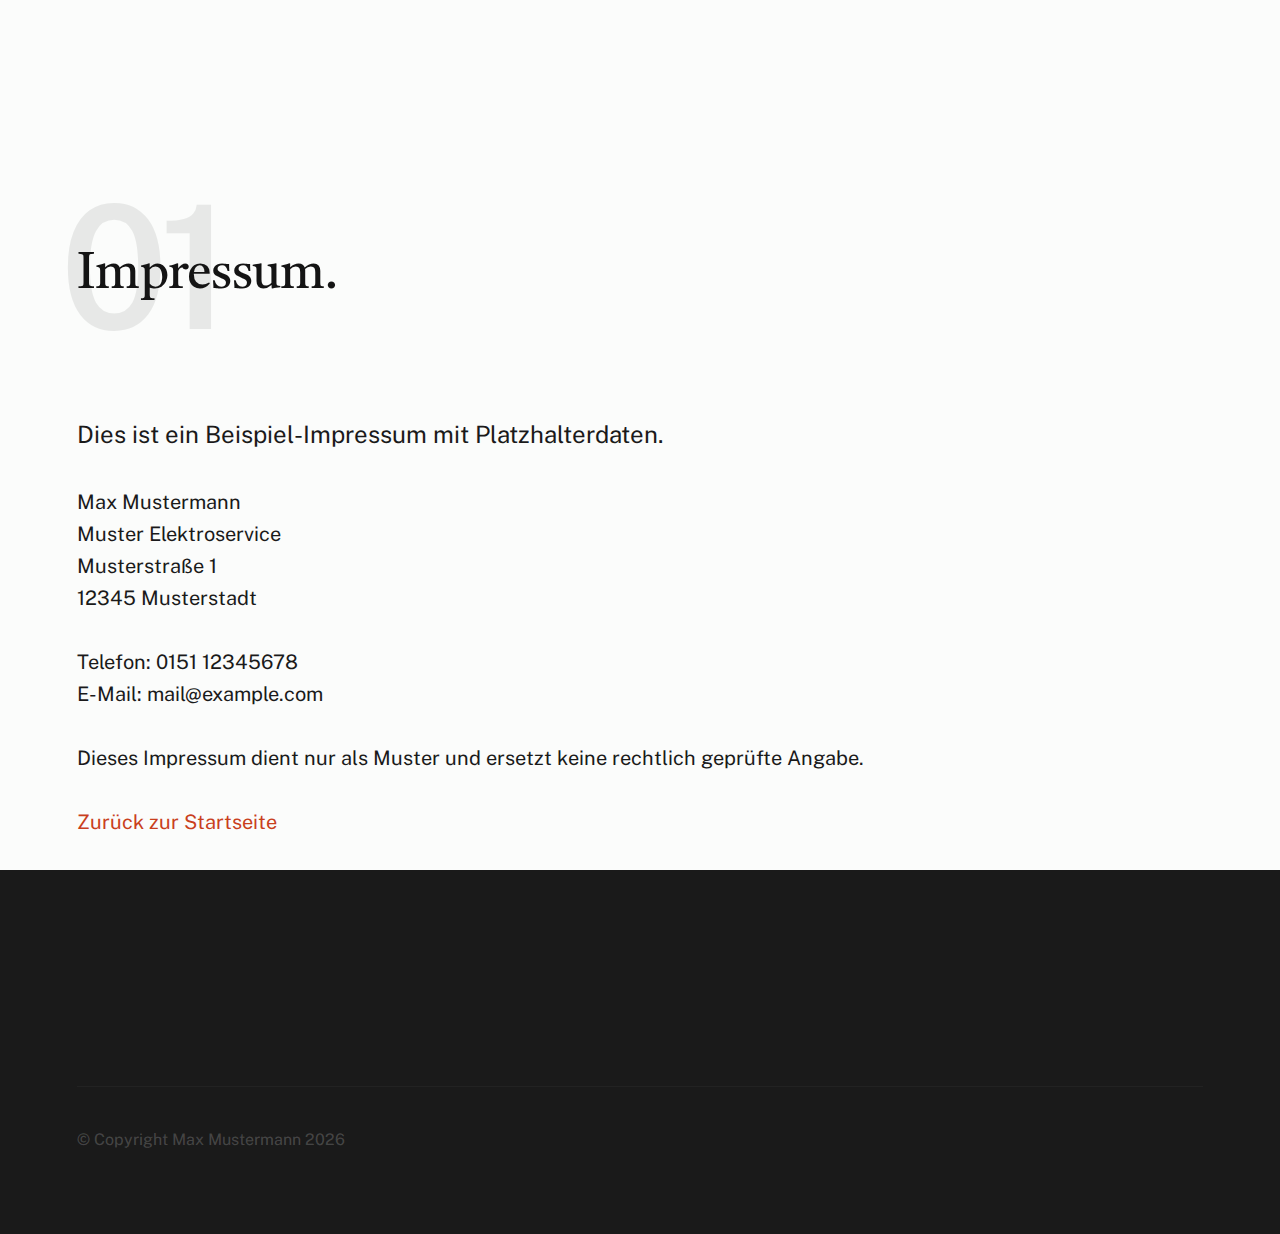
<file: impressum.html>
<!DOCTYPE html>
<html lang="de" class="no-js">
<head>

    <!--- basic page needs
    ================================================== -->
    <meta charset="utf-8">
    <meta name="viewport" content="width=device-width, initial-scale=1">
    <title>Impressum | Max Mustermann</title>

    <script>
        document.documentElement.classList.remove('no-js');
        document.documentElement.classList.add('js');
    </script>

    <!-- CSS
    ================================================== -->
    <link rel="stylesheet" href="css/vendor.css">
    <link rel="stylesheet" href="css/styles.css">

    <!-- favicons
    ================================================== -->
    <link rel="apple-touch-icon" sizes="180x180" href="apple-touch-icon.png">
    <link rel="icon" type="image/png" sizes="32x32" href="favicon-32x32.png">
    <link rel="icon" type="image/png" sizes="16x16" href="favicon-16x16.png">
    <link rel="manifest" href="site.webmanifest">

</head>

<body id="top">

    <div id="page" class="s-pagewrap">

        <header class="s-header">
            <div class="row s-header__inner">

                <div class="s-header__block">
                    <div class="s-header__logo">
                        <a class="logo" href="index.html">
                            <img src="images/logo.svg" alt="Homepage">
                        </a>
                    </div>
                </div>

                <nav class="s-header__nav">
                    <ul class="s-header__menu-links">
                        <li><a href="index.html">Start</a></li>
                        <li class="current"><a href="impressum.html">Impressum</a></li>
                        <li><a href="datenschutz.html">Datenschutz</a></li>
                    </ul>
                </nav>

            </div>
        </header>

        <section class="s-about target-section">
            <div class="row s-about__content">
                <div class="column xl-12">
                    <div class="section-header" data-num="01">
                        <h2 class="text-display-title">Impressum.</h2>
                    </div>
                    <p class="attention-getter">
                    Dies ist ein Beispiel-Impressum mit Platzhalterdaten.
                    </p>
                    <p>
                        Max Mustermann<br>
                        Muster Elektroservice<br>
                        Musterstraße 1<br>
                        12345 Musterstadt
                    </p>
                    <p>
                        Telefon: 0151 12345678<br>
                        E-Mail: mail@example.com
                    </p>
                    <p>
                        Dieses Impressum dient nur als Muster und ersetzt keine rechtlich geprüfte Angabe.
                    </p>
                    <p>
                        <a href="index.html">Zurück zur Startseite</a>
                    </p>
                </div>
            </div>
        </section>

        <footer id="footer" class="s-footer">
            <div class="row s-footer__bottom">
                <div class="column xl-6 lg-12">
                    <p class="ss-copyright">
                        <span>© Copyright Max Mustermann 2026</span>
                    </p>
                </div>
            </div>
        </footer>

    </div>

    <script src="js/plugins.js"></script>
    <script src="js/main.js"></script>

</body>
</html>
</file>
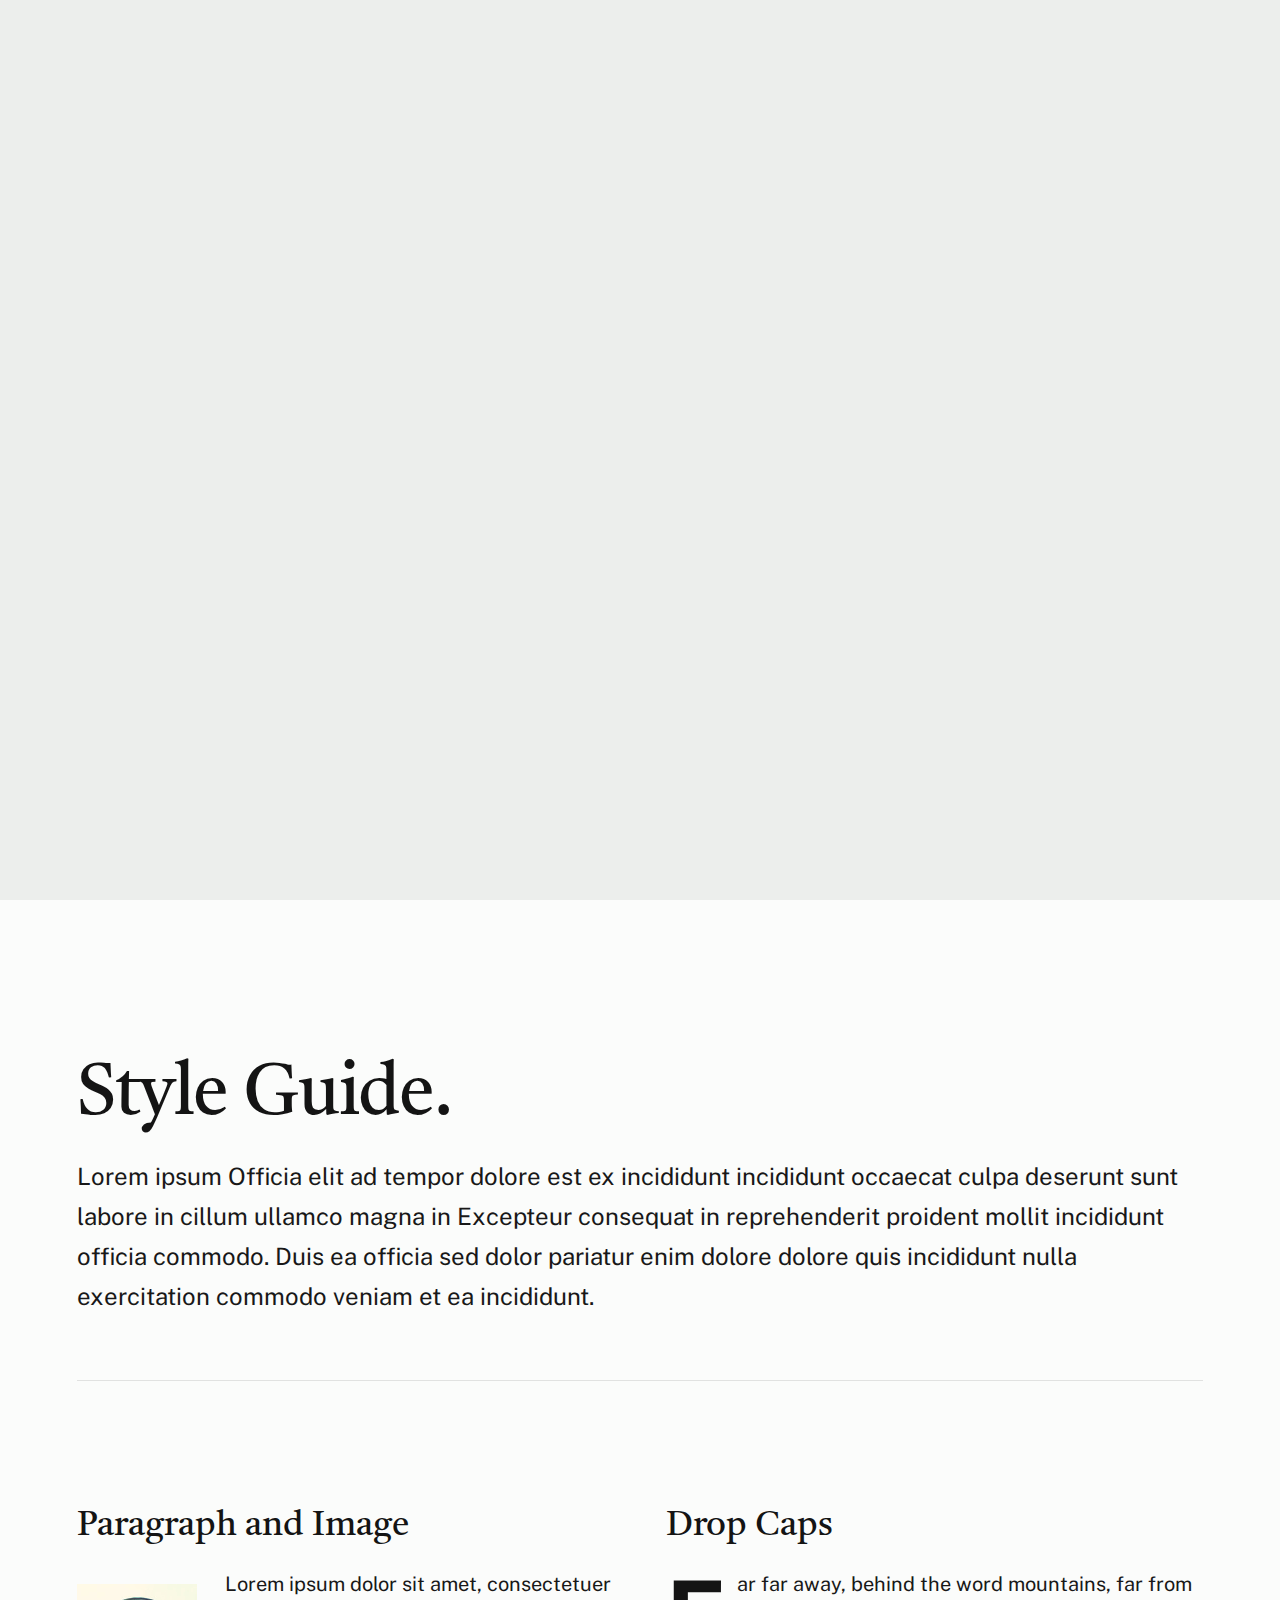
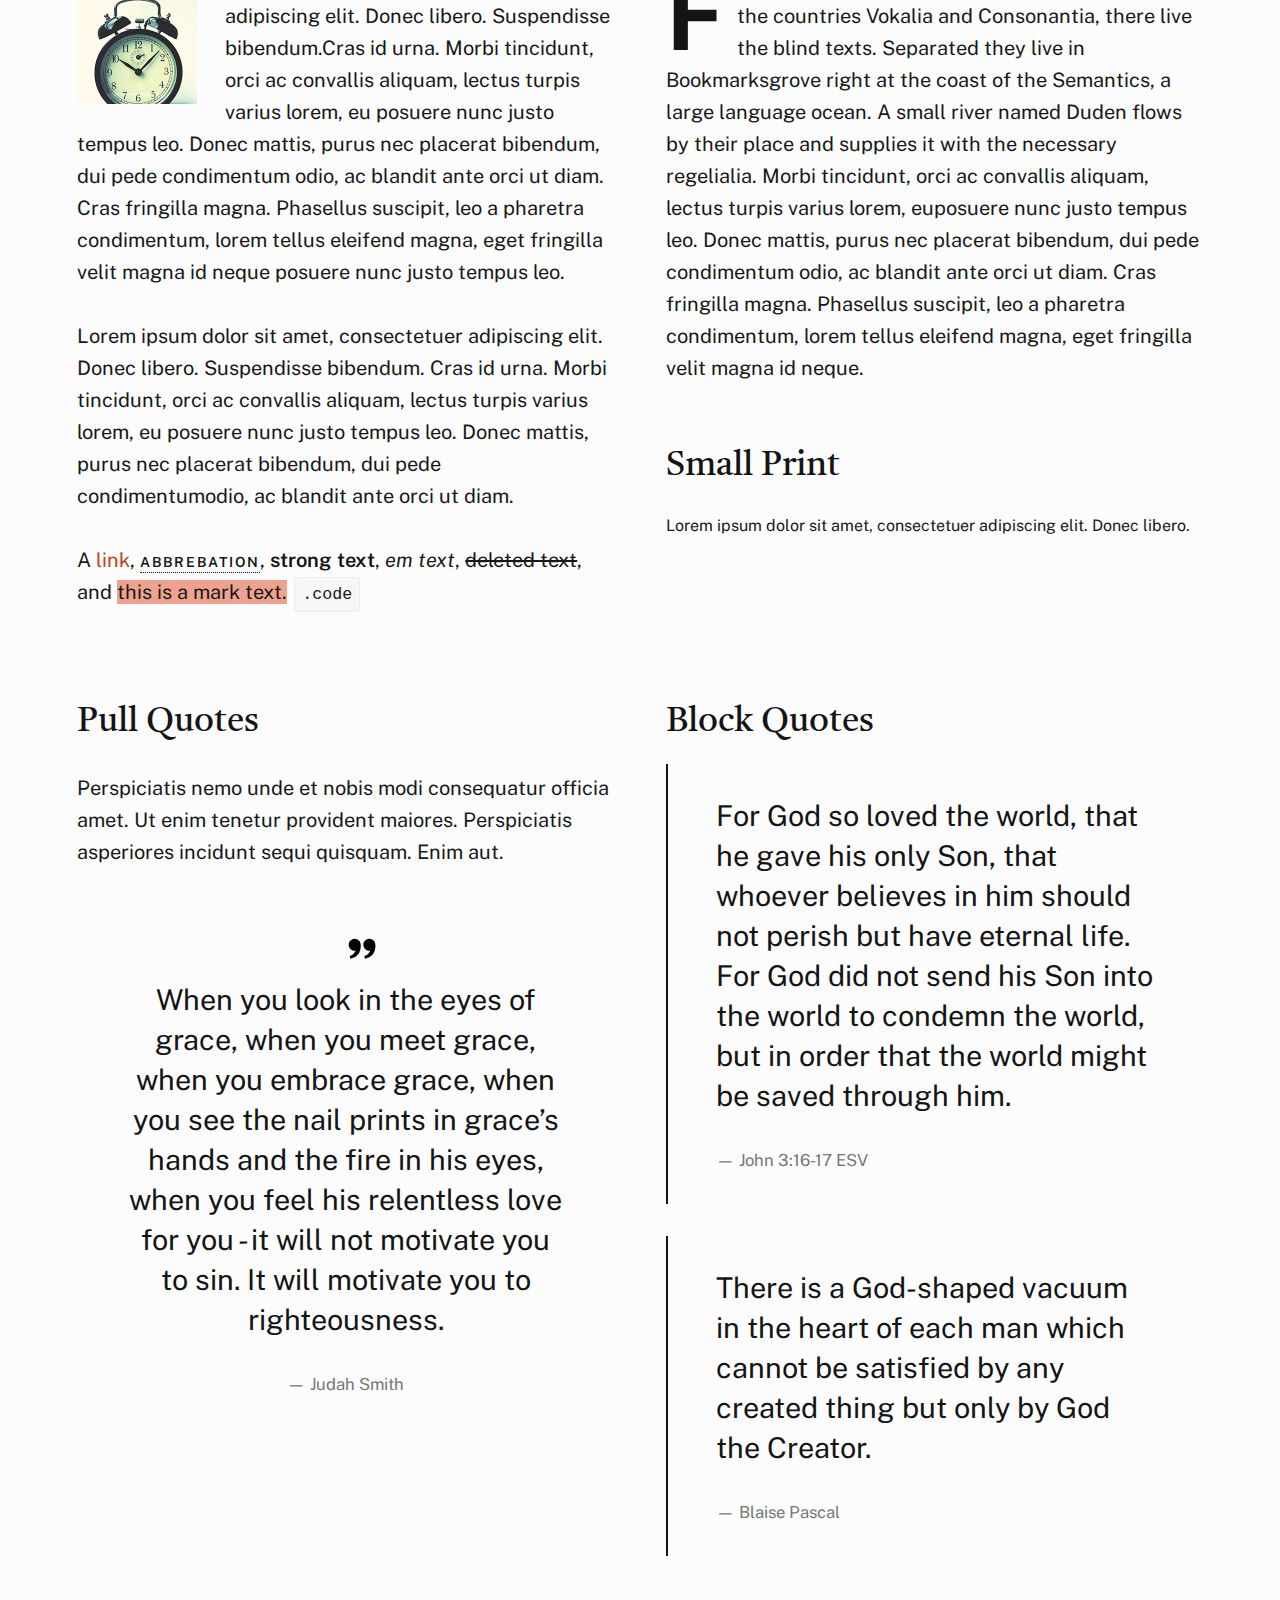
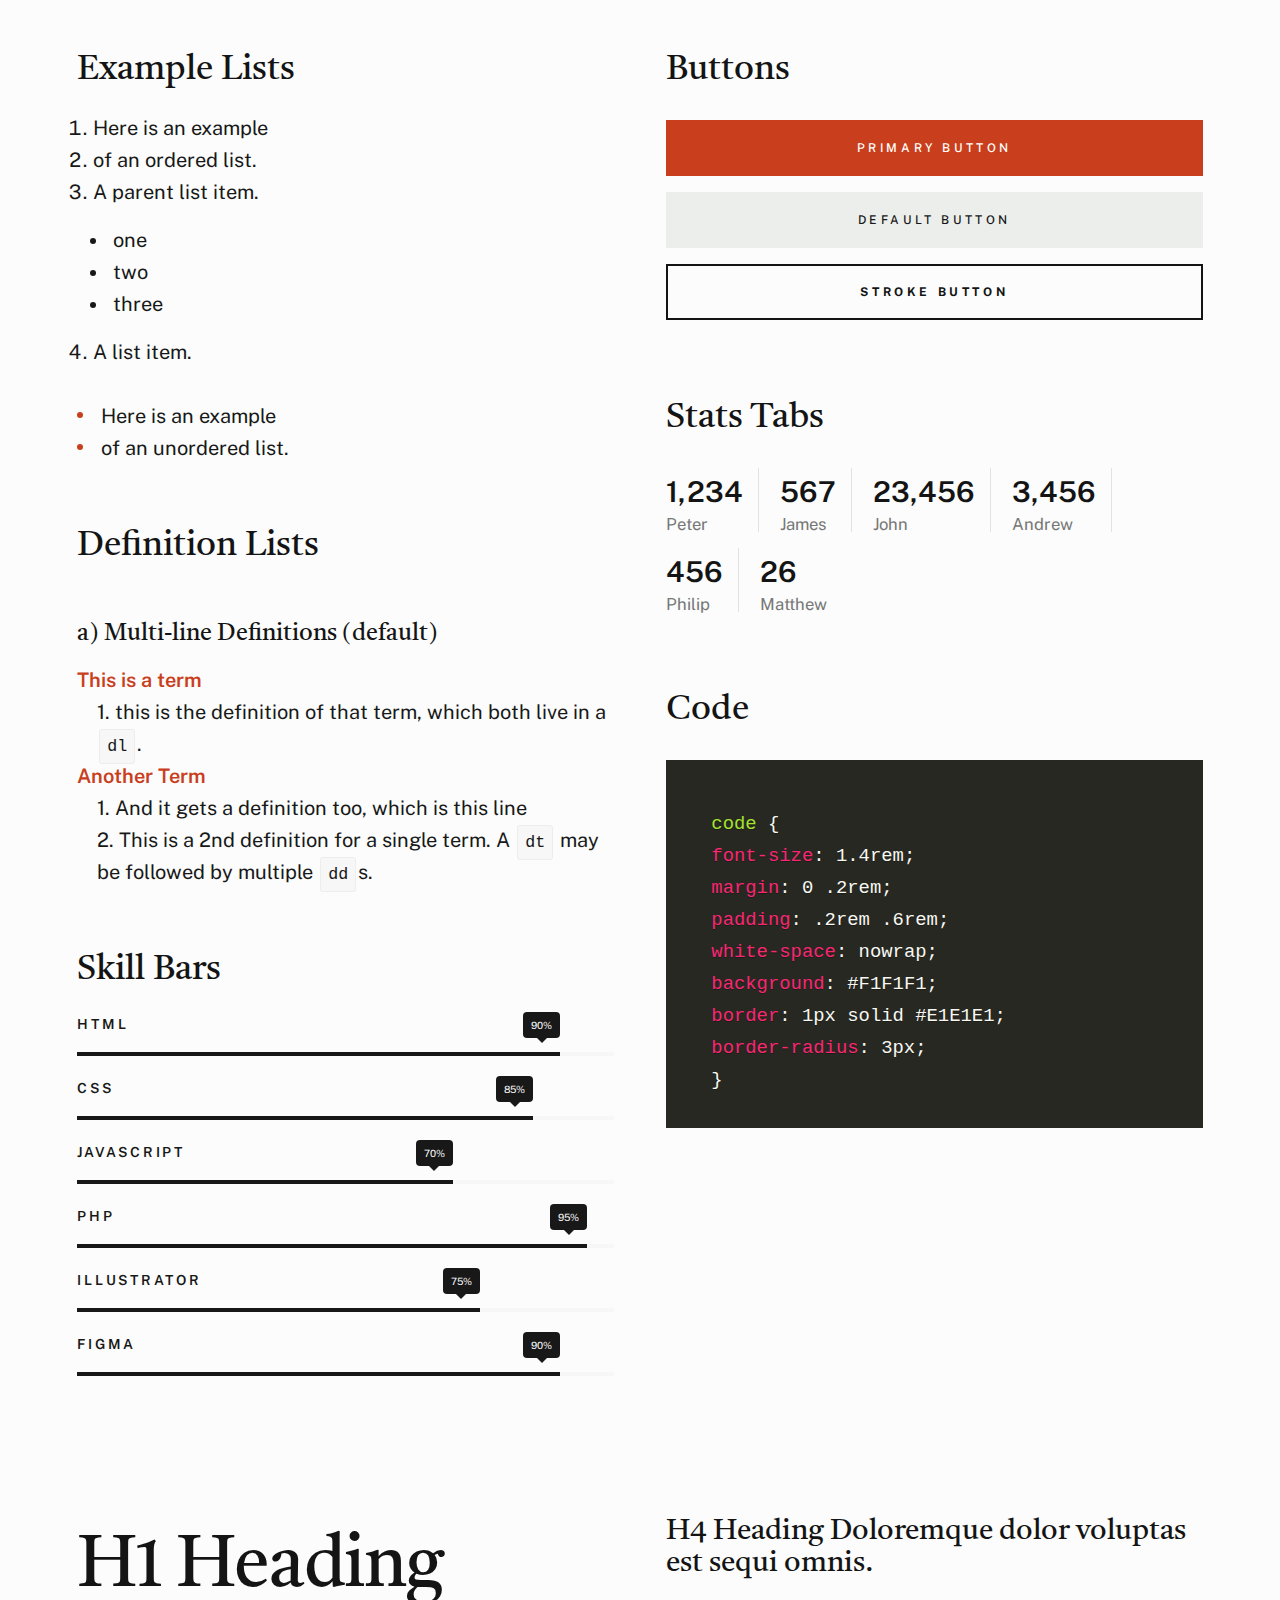
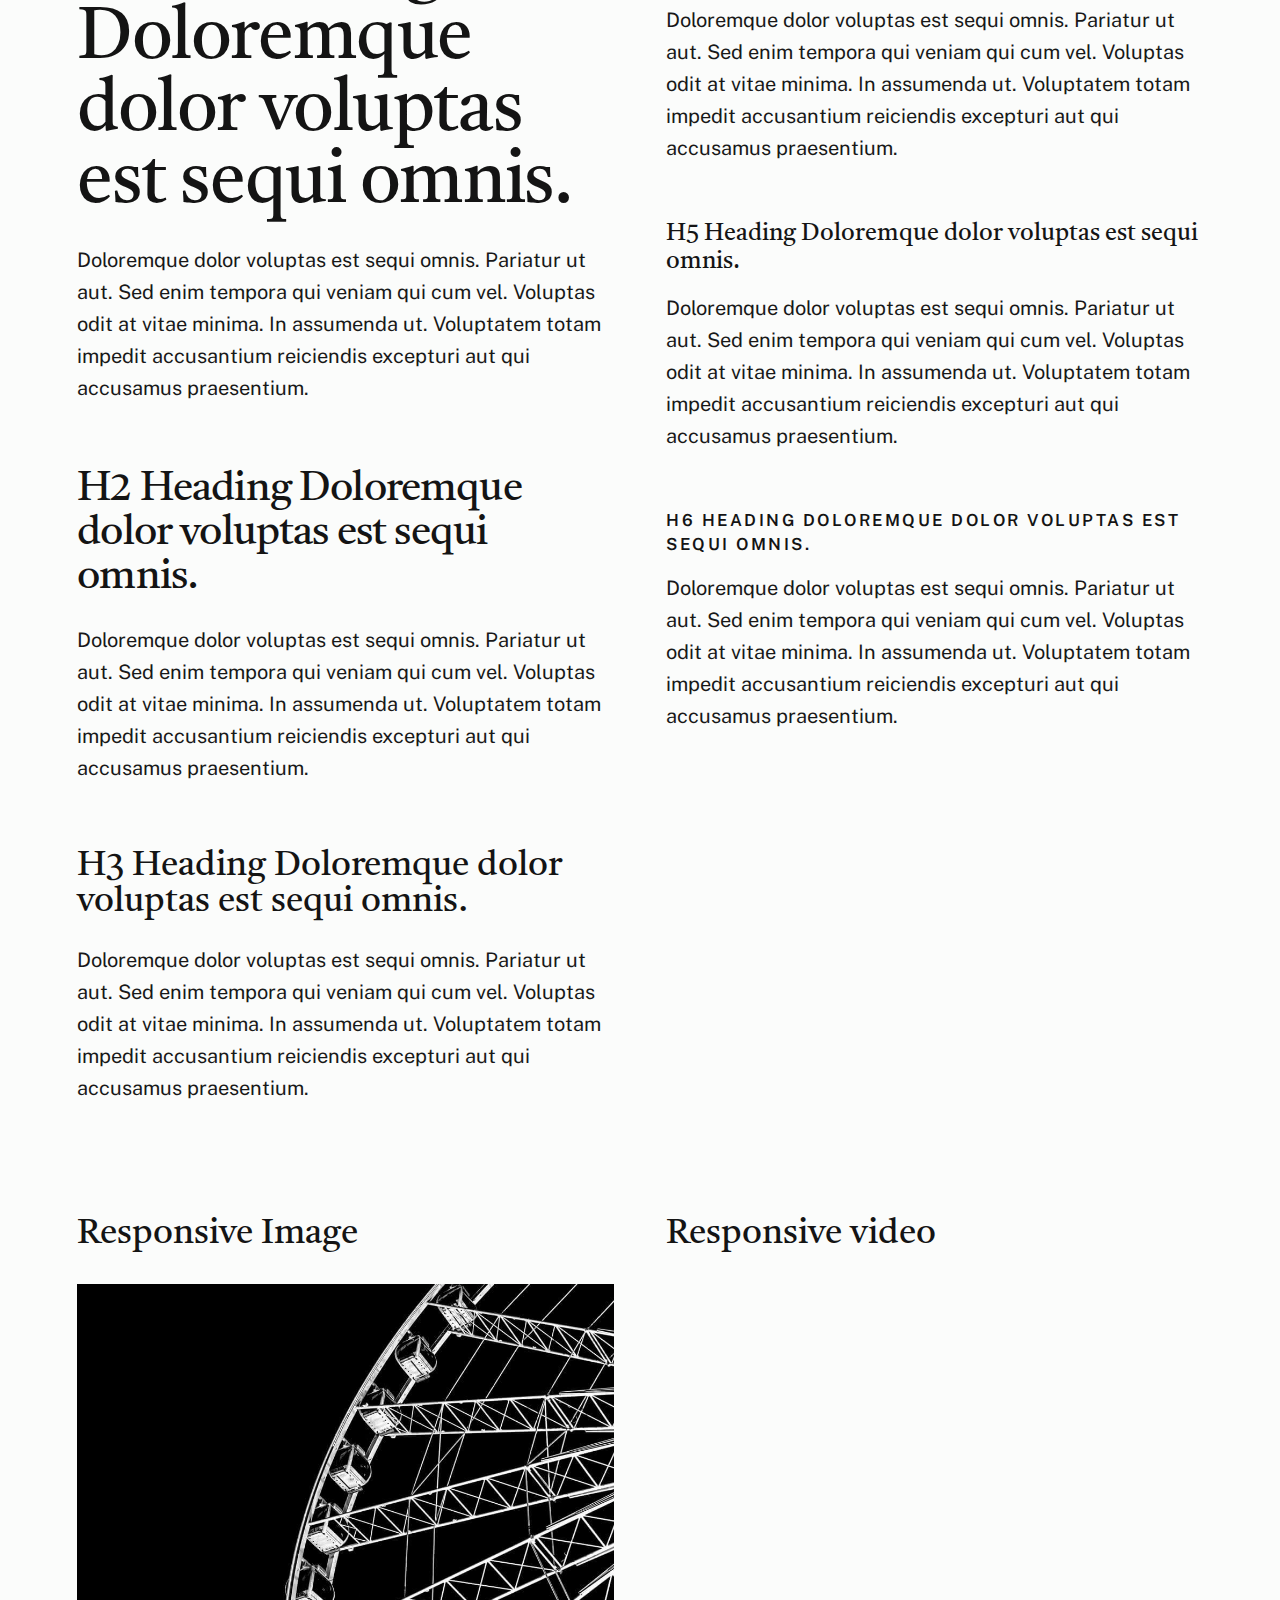
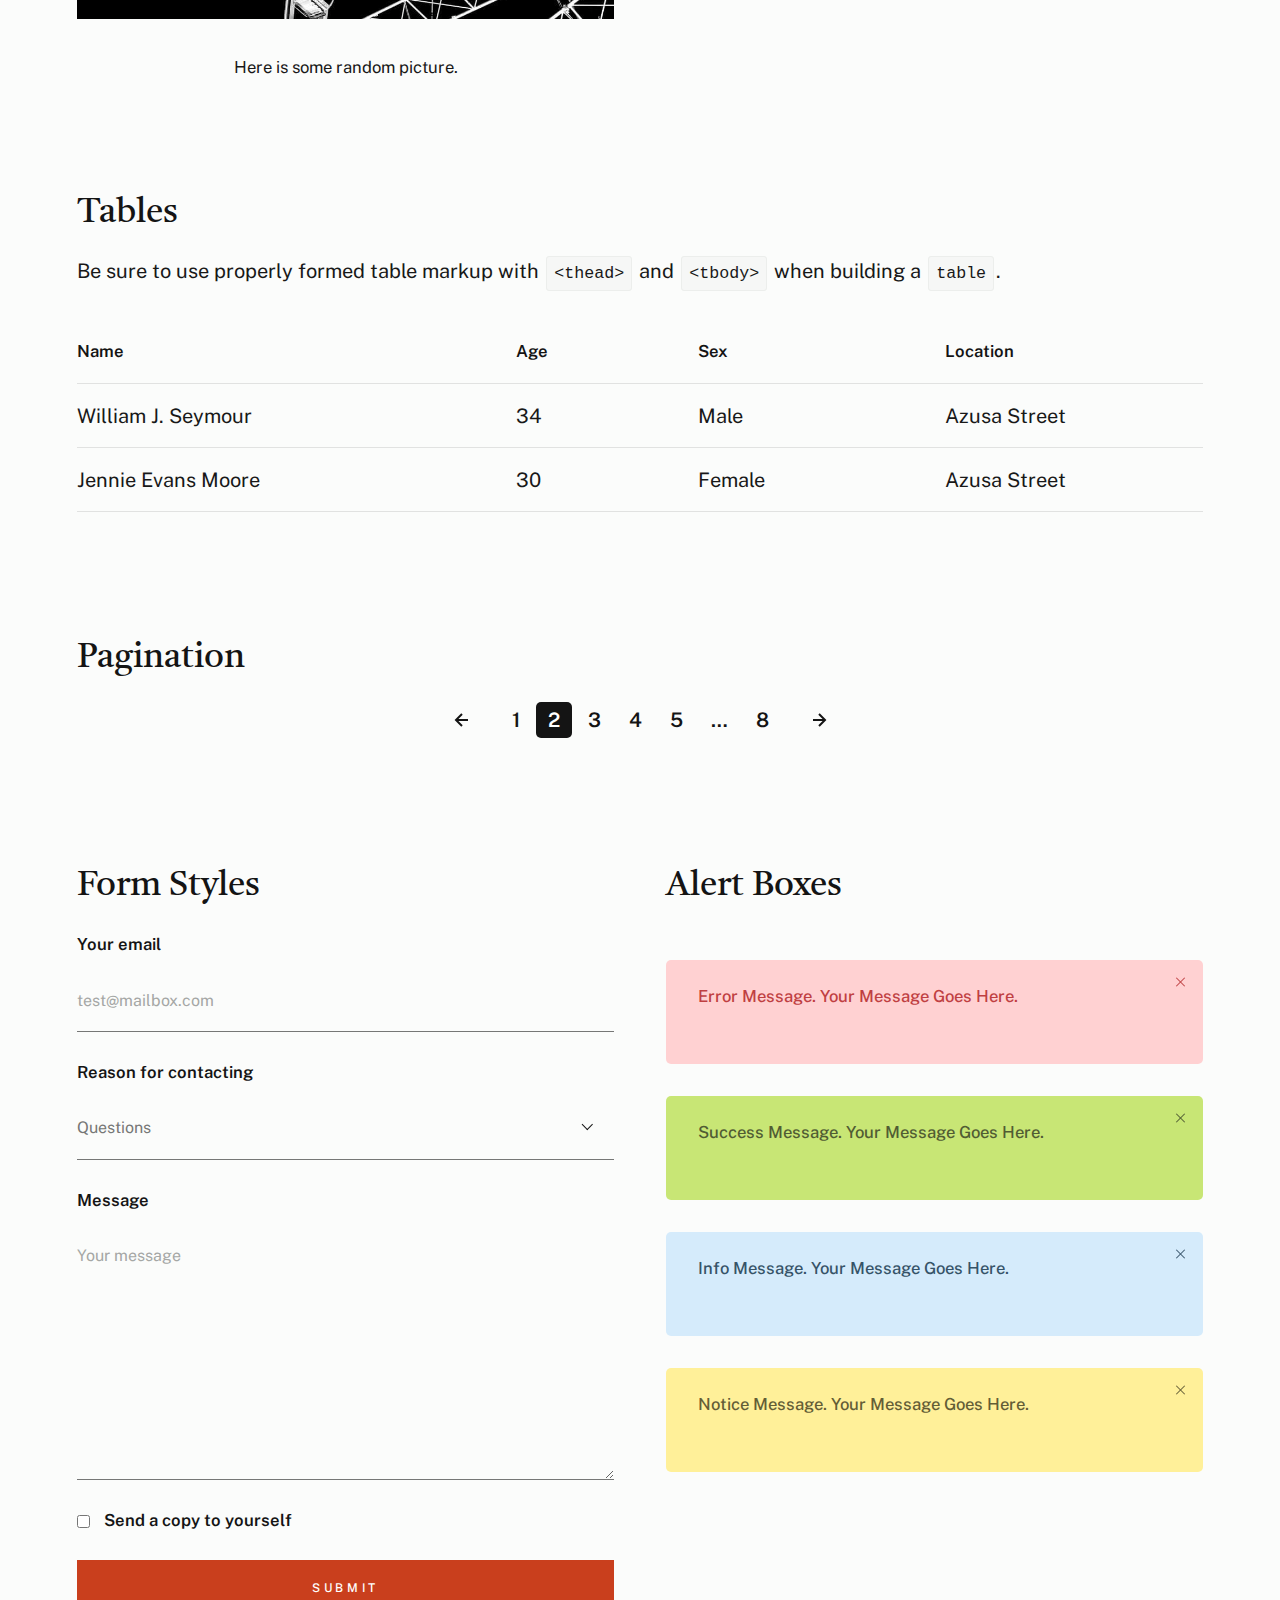
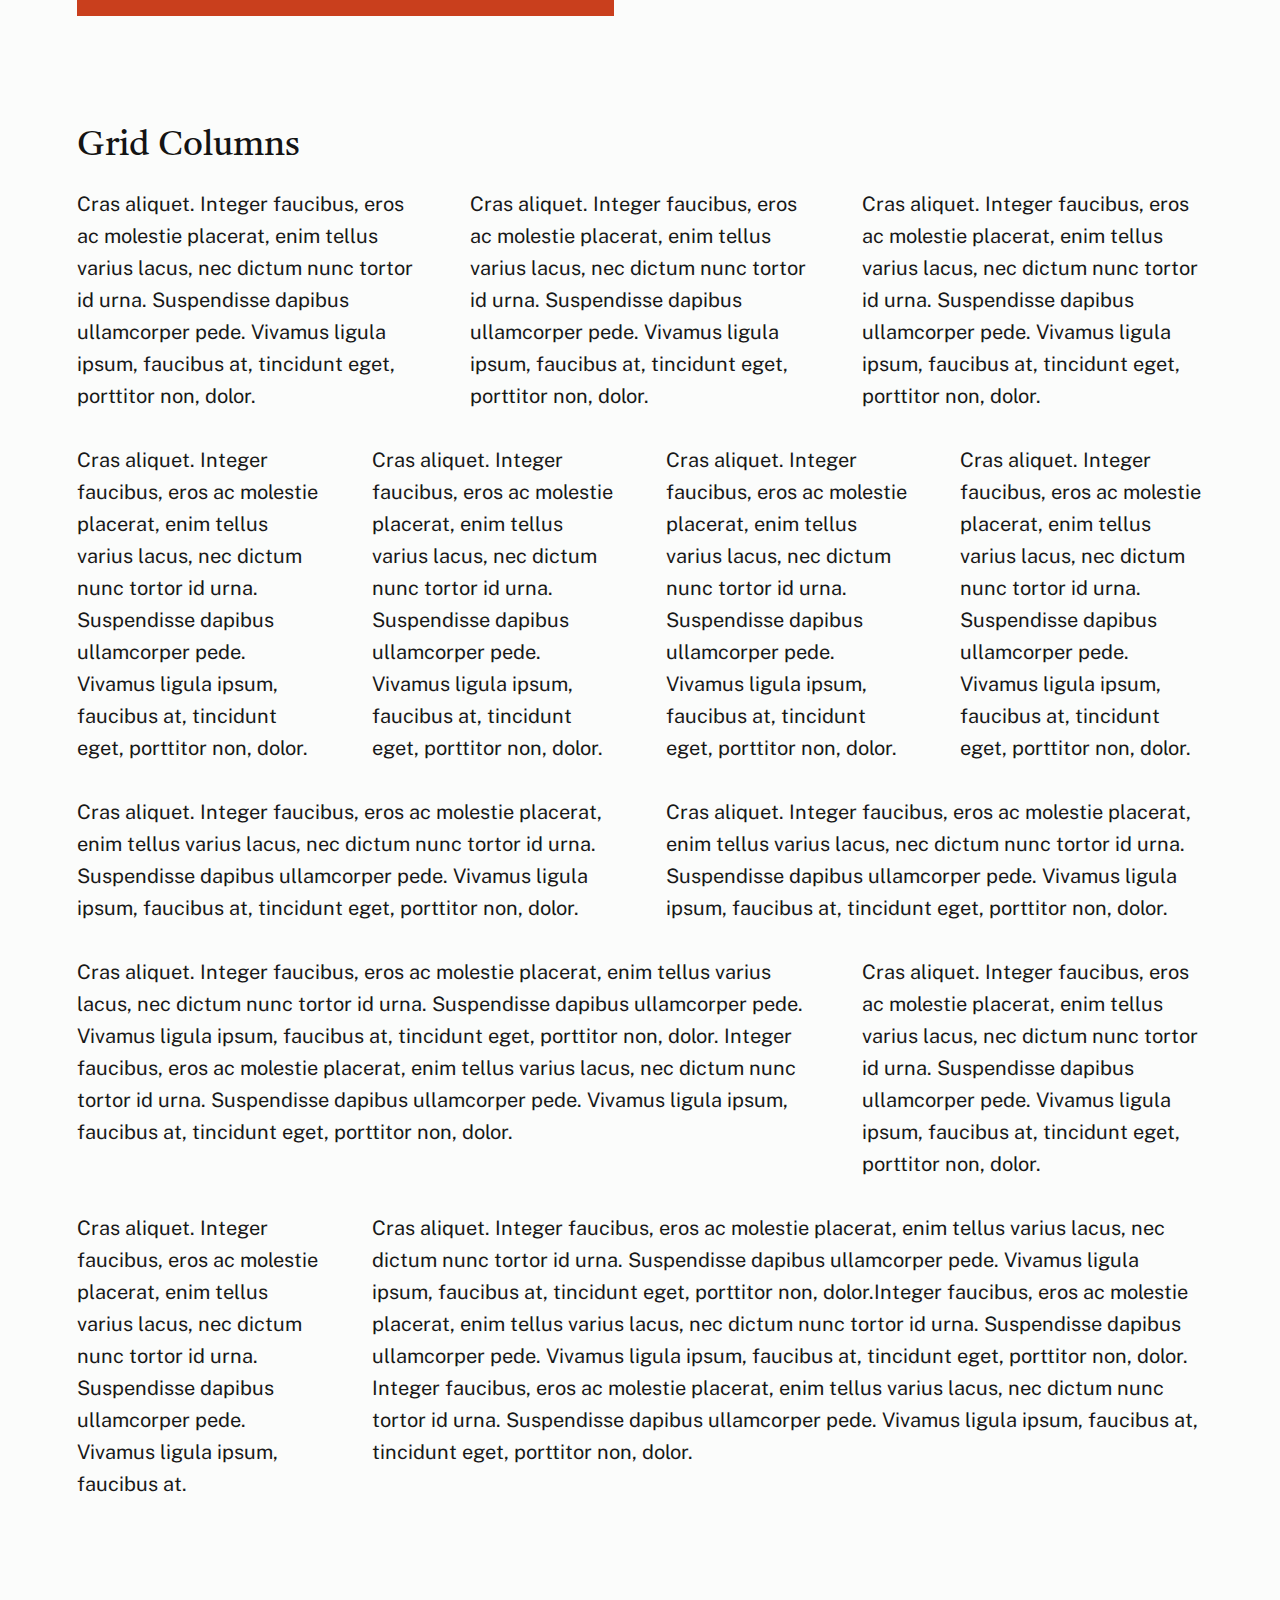
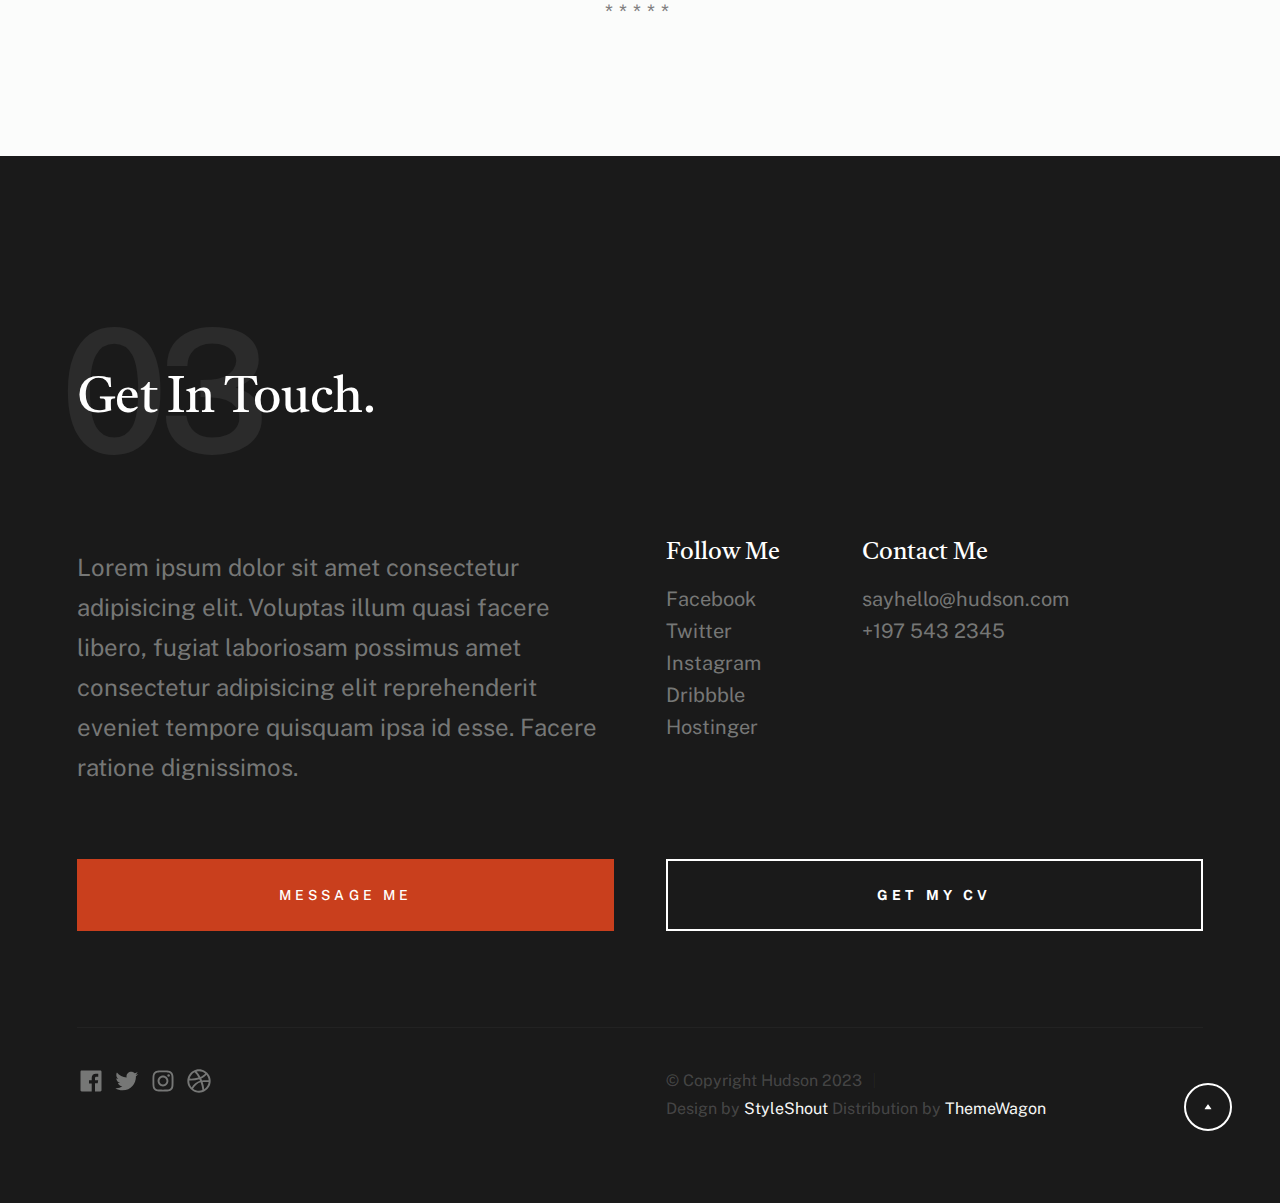
<file: styles.html>
<!DOCTYPE html>
<html lang="en" class="no-js" >
<head>

    <!--- basic page needs
    ================================================== -->
    <meta charset="utf-8">
    <meta name="viewport" content="width=device-width, initial-scale=1">
    <title>Styles - Hudson</title>

    <script>
        document.documentElement.classList.remove('no-js');
        document.documentElement.classList.add('js');
    </script>

    <!-- CSS
    ================================================== -->
    <link rel="stylesheet" href="css/vendor.css">
    <link rel="stylesheet" href="css/styles.css">

    <style type="text/css" media="screen">
        .s-styles {
            padding-top: var(--vspace-5);
            padding-bottom: var(--vspace-2);
            position: relative;
        }
        .s-styles .intro h1 {
            margin-top: 0;
        }
    </style>

    <!-- favicons
    ================================================== -->
    <link rel="apple-touch-icon" sizes="180x180" href="apple-touch-icon.png">
    <link rel="icon" type="image/png" sizes="32x32" href="favicon-32x32.png">
    <link rel="icon" type="image/png" sizes="16x16" href="favicon-16x16.png">
    <link rel="manifest" href="site.webmanifest">

</head>


<body id="top">

    
    <!-- preloader
    ================================================== -->
    <div id="preloader">
        <div id="loader" class="dots-fade">
            <div></div>
            <div></div>
            <div></div>
        </div>
    </div>


    <!-- page wrap
    ================================================== -->
    <div id="page" class="s-pagewrap">


        <!-- # site header 
        ================================================== -->
        <header class="s-header">
            <div class="row s-header__inner">

                <div class="s-header__block">
                    <div class="s-header__logo">
                        <a class="logo" href="index.html">
                            <img src="images/logo.svg" alt="Homepage">
                        </a>
                    </div>

                    <a class="s-header__menu-toggle" href="#0"><span>Menu</span></a>
                </div> <!-- end s-header__block -->

                <nav class="s-header__nav">    
                    <ul class="s-header__menu-links">
                        <li class="current"><a href="index.html">Intro</a></li>
                        <li><a href="index.html">About</a></li>
                        <li><a href="index.html">Works</a></li>
                        <li><a href="index.html">Contact</a></li>
                    </ul> <!-- s-header__menu-links -->    
                </nav> <!-- end s-header__nav -->

            </div> <!-- end s-header__inner -->
        </header> <!-- end s-header -->


        <!-- # intro
        ================================================== -->
        <section id="intro" class="s-intro">

            <div class="row s-intro__content width-sixteen-col">
                <div class="column lg-12 s-intro__content-inner grid-block grid-16">
                    
                    <div class="s-intro__content-text">

                        <div class="s-intro__content-pretitle text-pretitle">Hello</div>
                        <h1 class="s-intro__content-title">
                        I'm Jonathan Doe <br>
                        a product designer <br>
                        base in Somewhere.
                        </h1>                            

                        <div class="s-intro__content-btns">
                            <a class="btn" href="index.html#about">More About Me</a>
                            <a class="btn btn--stroke" href="index.html#footer">Get In Touch</a>
                        </div> <!-- s-intro__content-btns -->   

                    </div> <!-- s-intro__content-text -->                     
                    
                </div> <!-- s-intro__content-inner -->  
            </div> <!-- s-intro__content -->

            <ul class="s-intro__social social-list">
                <li>
                    <a href="#0">
                        <svg xmlns="http://www.w3.org/2000/svg" width="24" height="24" viewBox="0 0 24 24" style="fill:rgba(0, 0, 0, 1);transform:;-ms-filter:"><path d="M20,3H4C3.447,3,3,3.448,3,4v16c0,0.552,0.447,1,1,1h8.615v-6.96h-2.338v-2.725h2.338v-2c0-2.325,1.42-3.592,3.5-3.592 c0.699-0.002,1.399,0.034,2.095,0.107v2.42h-1.435c-1.128,0-1.348,0.538-1.348,1.325v1.735h2.697l-0.35,2.725h-2.348V21H20 c0.553,0,1-0.448,1-1V4C21,3.448,20.553,3,20,3z"></path></svg>
                        <span class="u-screen-reader-text">Facebook</span>
                    </a>
                </li>
                <li>
                    <a href="#0">
                        <svg xmlns="http://www.w3.org/2000/svg" width="24" height="24" viewBox="0 0 24 24" style="fill:rgba(0, 0, 0, 1);transform:;-ms-filter:"><path d="M19.633,7.997c0.013,0.175,0.013,0.349,0.013,0.523c0,5.325-4.053,11.461-11.46,11.461c-2.282,0-4.402-0.661-6.186-1.809 c0.324,0.037,0.636,0.05,0.973,0.05c1.883,0,3.616-0.636,5.001-1.721c-1.771-0.037-3.255-1.197-3.767-2.793 c0.249,0.037,0.499,0.062,0.761,0.062c0.361,0,0.724-0.05,1.061-0.137c-1.847-0.374-3.23-1.995-3.23-3.953v-0.05 c0.537,0.299,1.16,0.486,1.82,0.511C3.534,9.419,2.823,8.184,2.823,6.787c0-0.748,0.199-1.434,0.548-2.032 c1.983,2.443,4.964,4.04,8.306,4.215c-0.062-0.3-0.1-0.611-0.1-0.923c0-2.22,1.796-4.028,4.028-4.028 c1.16,0,2.207,0.486,2.943,1.272c0.91-0.175,1.782-0.512,2.556-0.973c-0.299,0.935-0.936,1.721-1.771,2.22 c0.811-0.088,1.597-0.312,2.319-0.624C21.104,6.712,20.419,7.423,19.633,7.997z"></path></svg>
                        <span class="u-screen-reader-text">Twitter</span>
                    </a>
                </li>
                <li>
                    <a href="#0">
                        <svg xmlns="http://www.w3.org/2000/svg" width="24" height="24" viewBox="0 0 24 24" style="fill:rgba(0, 0, 0, 1);transform:;-ms-filter:"><path d="M11.999,7.377c-2.554,0-4.623,2.07-4.623,4.623c0,2.554,2.069,4.624,4.623,4.624c2.552,0,4.623-2.07,4.623-4.624 C16.622,9.447,14.551,7.377,11.999,7.377L11.999,7.377z M11.999,15.004c-1.659,0-3.004-1.345-3.004-3.003 c0-1.659,1.345-3.003,3.004-3.003s3.002,1.344,3.002,3.003C15.001,13.659,13.658,15.004,11.999,15.004L11.999,15.004z"></path><circle cx="16.806" cy="7.207" r="1.078"></circle><path d="M20.533,6.111c-0.469-1.209-1.424-2.165-2.633-2.632c-0.699-0.263-1.438-0.404-2.186-0.42 c-0.963-0.042-1.268-0.054-3.71-0.054s-2.755,0-3.71,0.054C7.548,3.074,6.809,3.215,6.11,3.479C4.9,3.946,3.945,4.902,3.477,6.111 c-0.263,0.7-0.404,1.438-0.419,2.186c-0.043,0.962-0.056,1.267-0.056,3.71c0,2.442,0,2.753,0.056,3.71 c0.015,0.748,0.156,1.486,0.419,2.187c0.469,1.208,1.424,2.164,2.634,2.632c0.696,0.272,1.435,0.426,2.185,0.45 c0.963,0.042,1.268,0.055,3.71,0.055s2.755,0,3.71-0.055c0.747-0.015,1.486-0.157,2.186-0.419c1.209-0.469,2.164-1.424,2.633-2.633 c0.263-0.7,0.404-1.438,0.419-2.186c0.043-0.962,0.056-1.267,0.056-3.71s0-2.753-0.056-3.71C20.941,7.57,20.801,6.819,20.533,6.111z M19.315,15.643c-0.007,0.576-0.111,1.147-0.311,1.688c-0.305,0.787-0.926,1.409-1.712,1.711c-0.535,0.199-1.099,0.303-1.67,0.311 c-0.95,0.044-1.218,0.055-3.654,0.055c-2.438,0-2.687,0-3.655-0.055c-0.569-0.007-1.135-0.112-1.669-0.311 c-0.789-0.301-1.414-0.923-1.719-1.711c-0.196-0.534-0.302-1.099-0.311-1.669c-0.043-0.95-0.053-1.218-0.053-3.654 c0-2.437,0-2.686,0.053-3.655c0.007-0.576,0.111-1.146,0.311-1.687c0.305-0.789,0.93-1.41,1.719-1.712 c0.534-0.198,1.1-0.303,1.669-0.311c0.951-0.043,1.218-0.055,3.655-0.055c2.437,0,2.687,0,3.654,0.055 c0.571,0.007,1.135,0.112,1.67,0.311c0.786,0.303,1.407,0.925,1.712,1.712c0.196,0.534,0.302,1.099,0.311,1.669 c0.043,0.951,0.054,1.218,0.054,3.655c0,2.436,0,2.698-0.043,3.654H19.315z"></path></svg>
                        <span class="u-screen-reader-text">Instagram</span>
                    </a>
                </li>
                <li>
                    <a href="#0">
                        <svg xmlns="http://www.w3.org/2000/svg" width="24" height="24" viewBox="0 0 24 24" style="fill: rgba(0, 0, 0, 1);transform: ;msFilter:;"><path d="M20.66 6.98a9.932 9.932 0 0 0-3.641-3.64C15.486 2.447 13.813 2 12 2s-3.486.447-5.02 1.34c-1.533.893-2.747 2.107-3.64 3.64S2 10.187 2 12s.446 3.487 1.34 5.02a9.924 9.924 0 0 0 3.641 3.64C8.514 21.553 10.187 22 12 22s3.486-.447 5.02-1.34a9.932 9.932 0 0 0 3.641-3.64C21.554 15.487 22 13.813 22 12s-.446-3.487-1.34-5.02zM12 3.66c2 0 3.772.64 5.32 1.919-.92 1.174-2.286 2.14-4.1 2.9-1.002-1.813-2.088-3.327-3.261-4.54A7.715 7.715 0 0 1 12 3.66zM5.51 6.8a8.116 8.116 0 0 1 2.711-2.22c1.212 1.201 2.325 2.7 3.34 4.5-2 .6-4.114.9-6.341.9-.573 0-1.006-.013-1.3-.04A8.549 8.549 0 0 1 5.51 6.8zM3.66 12c0-.054.003-.12.01-.2.007-.08.01-.146.01-.2.254.014.641.02 1.161.02 2.666 0 5.146-.367 7.439-1.1.187.373.381.793.58 1.26-1.32.293-2.674 1.006-4.061 2.14S6.4 16.247 5.76 17.5c-1.4-1.587-2.1-3.42-2.1-5.5zM12 20.34c-1.894 0-3.594-.587-5.101-1.759.601-1.187 1.524-2.322 2.771-3.401 1.246-1.08 2.483-1.753 3.71-2.02a29.441 29.441 0 0 1 1.56 6.62 8.166 8.166 0 0 1-2.94.56zm7.08-3.96a8.351 8.351 0 0 1-2.58 2.621c-.24-2.08-.7-4.107-1.379-6.081.932-.066 1.765-.1 2.5-.1.799 0 1.686.034 2.659.1a8.098 8.098 0 0 1-1.2 3.46zm-1.24-5c-1.16 0-2.233.047-3.22.14a27.053 27.053 0 0 0-.68-1.62c2.066-.906 3.532-2.006 4.399-3.3 1.2 1.414 1.854 3.027 1.96 4.84-.812-.04-1.632-.06-2.459-.06z"></path></svg>
                        <span class="u-screen-reader-text">Dribbble</span>
                    </a>
                </li>
                <li>
                    <a href="#0">
                        <svg xmlns="http://www.w3.org/2000/svg" width="24" height="24" viewBox="0 0 24 24" style="fill: rgba(0, 0, 0, 1);transform: ;msFilter:;"><path d="M11.99 2C6.472 2 2 6.473 2 11.99c0 4.232 2.633 7.85 6.35 9.306-.088-.79-.166-2.006.034-2.868.182-.78 1.172-4.966 1.172-4.966s-.299-.599-.299-1.484c0-1.388.805-2.425 1.808-2.425.853 0 1.264.64 1.264 1.407 0 .858-.546 2.139-.827 3.327-.235.994.499 1.805 1.479 1.805 1.775 0 3.141-1.872 3.141-4.575 0-2.392-1.719-4.064-4.173-4.064-2.843 0-4.512 2.132-4.512 4.335 0 .858.331 1.779.744 2.28a.3.3 0 0 1 .069.286c-.076.315-.245.994-.277 1.133-.044.183-.145.222-.335.134-1.247-.581-2.027-2.405-2.027-3.871 0-3.151 2.289-6.045 6.601-6.045 3.466 0 6.159 2.469 6.159 5.77 0 3.444-2.171 6.213-5.184 6.213-1.013 0-1.964-.525-2.29-1.146l-.623 2.374c-.225.868-.834 1.956-1.241 2.62a10 10 0 0 0 2.958.445c5.517 0 9.99-4.473 9.99-9.99S17.507 2 11.99 2"></path></svg>
                        <span class="u-screen-reader-text">Pinterest</span>
                    </a>
                </li>
            </ul> <!-- end s-intro__social -->

            <div class="s-intro__content-media">                               
                <img src="images/intro-bg.jpg" srcset="images/intro-bg.jpg 1x, images/intro-bg.jpg 2x" alt="">
            </div> <!-- s-intro__content-media -->                

            <div class="s-intro__btn-download">
                <a class="btn btn--stroke" href="#0">Get My CV</a>
            </div> <!-- end s-intro__btn-download -->
            
            <div class="s-intro__scroll-down">
                <a href="#styles" class="smoothscroll">
                    <div class="scroll-icon">
                        <svg xmlns="http://www.w3.org/2000/svg" width="24" height="24" viewBox="0 0 24 24" style="fill: rgba(0, 0, 0, 1);transform: ;msFilter:;"><path d="M11.178 19.569a.998.998 0 0 0 1.644 0l9-13A.999.999 0 0 0 21 5H3a1.002 1.002 0 0 0-.822 1.569l9 13z"></path></svg>
                    </div>
                    <span class="scroll-text u-screen-reader-text">Scroll Down</span>
                </a>
            </div> <!-- s-intro__scroll-down -->

        </section> <!-- end s-intro -->


        <!-- # styles
        ================================================== -->
        <section id="styles" class="s-styles">

            <div class="row">

                <div class="column xl-12 intro">

                    <h1>Style Guide.</h1>

                    <p class="lead">Lorem ipsum Officia elit ad tempor dolore est ex incididunt incididunt occaecat culpa deserunt 
                    sunt labore in cillum ullamco magna in Excepteur consequat in reprehenderit proident mollit incididunt officia commodo.
                    Duis ea officia sed dolor pariatur enim dolore dolore quis incididunt nulla exercitation commodo veniam et ea incididunt.
                    </p>

                    <hr>
                </div>

            </div> <!-- end row -->
    
            <div class="row">
    
                <div class="column mob-12 md-6 stack-on-900">
    
                    <h3>Paragraph and Image</h3>
    
                    <p><a href="#"><img width="120" height="120" class="u-pull-left" alt="sample-image" src="images/sample-image.jpg"></a>
                    Lorem ipsum dolor sit amet, consectetuer adipiscing elit. Donec libero. Suspendisse bibendum.Cras id urna. Morbi 
                    tincidunt, orci ac convallis aliquam, lectus turpis varius lorem, eu posuere nunc justo tempus leo. Donec mattis, 
                    purus nec placerat bibendum, dui pede condimentum odio, ac blandit ante orci ut diam. Cras fringilla magna. 
                    Phasellus suscipit, leo a pharetra condimentum, lorem tellus eleifend magna, eget fringilla velit magna id 
                    neque posuere nunc justo tempus leo. </p>
    
                    <p>
                    Lorem ipsum dolor sit amet, consectetuer adipiscing elit. Donec libero. Suspendisse bibendum. Cras id urna. 
                    Morbi tincidunt, orci ac convallis aliquam, lectus turpis varius lorem, eu posuere nunc justo tempus leo. 
                    Donec mattis, purus nec placerat bibendum, dui pede condimentumodio, ac blandit ante orci ut diam.	
                    </p>
    
                    <p>A <a href="#">link</a>,
                    <abbr title="this really isn't a very good description">abbrebation</abbr>,
                    <strong>strong text</strong>,
                    <em>em text</em>,
                    <del>deleted text</del>, and
                    <mark>this is a mark text.</mark>
                    <code>.code</code>
                    </p>
    
                </div>
    
                <div class="column mob-12 md-6">
    
                    <h3>Drop Caps</h3>
    
                    <p class="drop-cap">Far far away, behind the word mountains, far from the countries Vokalia and Consonantia,
                    there live the blind texts. Separated they live in Bookmarksgrove right at the coast of the
                    Semantics, a large language ocean. A small river named Duden flows by their place and supplies it with the 
                    necessary regelialia. Morbi tincidunt, orci ac convallis aliquam, lectus turpis varius lorem, 
                    euposuere nunc justo tempus leo. Donec mattis, purus nec placerat bibendum, dui pede condimentum odio, 
                    ac blandit ante orci ut diam. Cras fringilla magna. Phasellus suscipit, leo a pharetra condimentum, 
                    lorem tellus eleifend magna, eget fringilla velit magna id neque.
                    </p>
    
                    <h3>Small Print</h3>
    
                    <p><small>Lorem ipsum dolor sit amet, consectetuer adipiscing elit. Donec libero.</small></p>
                    
            
    
                </div>
    
            </div> <!-- end row -->
    
            <div class="row">
    
                <div class="column xl-6 md-12">
    
                    <h3 class="u-add-bottom">Pull Quotes</h3>
    
                    <p>
                    Perspiciatis nemo unde et nobis modi consequatur officia amet. Ut enim 
                    tenetur provident maiores. Perspiciatis asperiores incidunt sequi 
                    quisquam. Enim aut. 
                    </p>
    
                    <figure class="pull-quote">
                        <blockquote>
                            <p>
                            When you look in the eyes of grace, when you meet grace, 
                            when you embrace grace, when you see the nail prints in 
                            grace’s hands and the fire in his eyes, when you feel his 
                            relentless love for you - it will not motivate you to sin. 
                            It will motivate you to righteousness.
                            </p>
    
                            <footer>
                                <cite>Judah Smith</cite>
                            </footer>
                        </blockquote>
                    </figure>
    
    
                </div>
    
                <div class="column xl-6 md-12">
    
                    <h3 class="h-add-bottom">Block Quotes</h3>
    
                    <blockquote cite="http://where-i-got-my-info-from.com">
                        <p>
                        For God so loved the world, that he gave his only Son, that whoever believes in 
                        him should not perish but have eternal life. For God did not send his Son into 
                        the world to condemn the world, but in order that the world might be 
                        saved through him.
                        </p>
    
                        <footer>
                            <cite>
                                <a href="#0">John 3:16-17 ESV</a>
                            </cite>
                        </footer>
    
                    </blockquote>
    
                    <blockquote>
                        <p>There is a God-shaped vacuum in the heart of each man which cannot be satisfied 
                        by any created thing but only by God the Creator.</p>
    
                        <footer>
                            <cite>Blaise Pascal</cite>
                        </footer>
    
                    </blockquote>
    
                </div>
    
            </div> <!-- end row -->
    
            <div class="row u-add-half-bottom">
    
                <div class="column xl-6 md-12">
    
                    <h3>Example Lists</h3>
    
                    <ol>
                        <li>Here is an example</li>
                        <li>of an ordered list.</li>
                        <li>A parent list item.
                            <ul>
                                <li>one</li>
                                <li>two</li>
                                <li>three</li>
                            </ul>
                            </li>
                            <li>A list item.</li>
                        </ol>
    
                    <ul class="disc">
                        <li>Here is an example</li>
                        <li>of an unordered list.</li>
                    </ul>
    
                    <h3>Definition Lists</h3>
    
                    <h5>a) Multi-line Definitions (default) </h5>
    
                    <dl class="dictionary-style">
                        <dt><strong>This is a term</strong></dt>
                            <dd>this is the definition of that term, which both live in a <code>dl</code>.</dd>
                        <dt><strong>Another Term</strong></dt>
                            <dd>And it gets a definition too, which is this line</dd>
                            <dd>This is a 2<sup>nd</sup> definition for a single term. A <code>dt</code> may be followed by multiple <code>dd</code>s.</dd>
                    </dl>
    
                    <h3 class="u-add-bottom">Skill Bars</h3>
    
                    <ul class="skill-bars">
                        <li>
                        <div class="progress percent90"><span>90%</span></div>
                        <strong>HTML</strong>
                        </li>
                        <li>
                        <div class="progress percent85"><span>85%</span></div>
                        <strong>CSS</strong>
                        </li>
                        <li>
                        <div class="progress percent70"><span>70%</span></div>
                        <strong>Javascript</strong>
                        </li>
                        <li>
                        <div class="progress percent95"><span>95%</span></div>
                        <strong>PHP</strong>
                        </li>
                        <li>
                        <div class="progress percent75"><span>75%</span></div>
                        <strong>Illustrator</strong>
                        </li>
                        <li>
                        <div class="progress percent90"><span>90%</span></div>
                        <strong>Figma</strong>
                        </li>
                    </ul>
    
                </div>
    
                <div class="column xl-6 md-12">
    
                    <h3 class="u-add-bottom">Buttons</h3>
    
                    <p>
                        <a class="btn btn--primary u-fullwidth" href="#0">Primary Button</a>
                        <a class="btn u-fullwidth" href="#0">Default Button</a>
                        <a class="btn btn--stroke u-fullwidth" href="#0">Stroke Button</a>
                    </p>
    
                    <h3>Stats Tabs</h3>
    
                    <ul class="stats-tabs">
                        <li><a href="#0">1,234 <em>Peter</em></a></li>
                        <li><a href="#0">567 <em>James</em></a></li>
                        <li><a href="#0">23,456 <em>John</em></a></li>
                        <li><a href="#0">3,456 <em>Andrew</em></a></li>
                        <li><a href="#0">456 <em>Philip</em></a></li>
                        <li><a href="#0">26 <em>Matthew</em></a></li>
                    </ul>
    
                    <h3 class="u-add-bottom">Code</h3>
    
<pre><code class="language-css">
    code {
    font-size: 1.4rem;
    margin: 0 .2rem;
    padding: .2rem .6rem;
    white-space: nowrap;
    background: #F1F1F1;
    border: 1px solid #E1E1E1;	
    border-radius: 3px;
    }
</code></pre>
    
                </div>
    
            </div> <!-- end row -->
    
            <div class="row u-add-half-bottom">
    
                <div class="column xl-6 md-12">
                        
                    <h1>H1 Heading Doloremque dolor voluptas est sequi omnis.</h1>
                    <p>Doloremque dolor voluptas est sequi omnis. Pariatur ut aut. Sed enim tempora qui veniam qui cum vel. 
                    Voluptas odit at vitae minima. In assumenda ut. Voluptatem totam impedit accusantium reiciendis excepturi aut qui accusamus praesentium.</p>
    
                    <h2>H2 Heading Doloremque dolor voluptas est sequi omnis.</h2>
                    <p>Doloremque dolor voluptas est sequi omnis. Pariatur ut aut. Sed enim tempora qui veniam qui cum vel. 
                    Voluptas odit at vitae minima. In assumenda ut. Voluptatem totam impedit accusantium reiciendis excepturi aut qui accusamus praesentium.</p>
    
                    <h3>H3 Heading Doloremque dolor voluptas est sequi omnis.</h3>
                    <p>Doloremque dolor voluptas est sequi omnis. Pariatur ut aut. Sed enim tempora qui veniam qui cum vel. 
                    Voluptas odit at vitae minima. In assumenda ut. Voluptatem totam impedit accusantium reiciendis excepturi aut qui accusamus praesentium.</p>
    
                    
                </div>
    
                <div class="column xl-6 md-12">
                    <h4>H4 Heading Doloremque dolor voluptas est sequi omnis.</h4>
                    <p>Doloremque dolor voluptas est sequi omnis. Pariatur ut aut. Sed enim tempora qui veniam qui cum vel. 
                    Voluptas odit at vitae minima. In assumenda ut. Voluptatem totam impedit accusantium reiciendis excepturi aut qui accusamus praesentium.</p>
    
                    <h5>H5 Heading Doloremque dolor voluptas est sequi omnis.</h5>
                    <p>Doloremque dolor voluptas est sequi omnis. Pariatur ut aut. Sed enim tempora qui veniam qui cum vel. 
                    Voluptas odit at vitae minima. In assumenda ut. Voluptatem totam impedit accusantium reiciendis excepturi aut qui accusamus praesentium.</p>
    
                    <h6>H6 Heading Doloremque dolor voluptas est sequi omnis.</h6>
                    <p>Doloremque dolor voluptas est sequi omnis. Pariatur ut aut. Sed enim tempora qui veniam qui cum vel. 
                    Voluptas odit at vitae minima. In assumenda ut. Voluptatem totam impedit accusantium reiciendis excepturi aut qui accusamus praesentium.</p>
        
                    
                </div>
    
            </div> <!-- end row -->
    
            <div class="row u-add-half-bottom">
    
                <div class="column xl-6 md-12">
    
                    <h3 class="u-add-bottom">Responsive Image</h3>
    
                    <figure>
                        <img src="images/wheel-500.jpg" 
                        srcset="images/wheel-1000.jpg 1000w, 
                        images/wheel-500.jpg 500w" 
                        sizes="(max-width: 1000px) 100vw, 1000px" alt="">
    
                        <figcaption>
                            Here is some random picture.
                        </figcaption>
                    </figure>
    
                </div>
    
                <div class="column xl-6 md-12">
    
                    <h3 class="u-add-bottom">Responsive video</h3>
    
                    <div class="video-container">
                    <iframe src="https://player.vimeo.com/video/14592941?color=00a650&title=0&byline=0&portrait=0" width="500" height="281" frameborder="0" webkitallowfullscreen mozallowfullscreen allowfullscreen></iframe> 
                    </div>
    
                </div>
                
            </div> <!-- end row -->
    
            <div class="row u-add-bottom">
    
                <div class="column xl-12">
    
                    <h3>Tables</h3>
                    <p>Be sure to use properly formed table markup with <code>&lt;thead&gt;</code> and <code>&lt;tbody&gt;</code> when building a <code>table</code>.</p>
    
                    <div class="table-responsive">
    
                        <table>
                                <thead>
                                <tr>
                                    <th>Name</th>
                                    <th>Age</th>
                                    <th>Sex</th>
                                    <th>Location</th>
                                </tr>
                                </thead>
                                <tbody>
                                <tr>
                                    <td>William J. Seymour</td>
                                    <td>34</td>
                                    <td>Male</td>
                                    <td>Azusa Street</td>
                                </tr>
                                <tr>
                                    <td>Jennie Evans Moore</td>
                                    <td>30</td>
                                    <td>Female</td>
                                    <td>Azusa Street</td>
                                </tr>
                                </tbody>
                        </table>
    
                    </div>
    
                </div>
                
            </div> <!-- end row -->
    
            <div class="row">
    
                <div class="column xl-12">
                    <h3>Pagination</h3>
    
                    <nav class="pgn">
                        <ul>
                            <li>
                                <a class="pgn__prev" href="#0">
                                    <svg xmlns="http://www.w3.org/2000/svg" width="24" height="24" viewBox="0 0 24 24"><path d="M12.707 17.293L8.414 13H18v-2H8.414l4.293-4.293-1.414-1.414L4.586 12l6.707 6.707z"/></svg>
                                </a>
                            </li>
                            <li><a class="pgn__num" href="#0">1</a></li>
                            <li><span class="pgn__num current">2</span></li>
                            <li><a class="pgn__num" href="#0">3</a></li>
                            <li><a class="pgn__num" href="#0">4</a></li>
                            <li><a class="pgn__num" href="#0">5</a></li>
                            <li><span class="pgn__num dots">…</span></li>
                            <li><a class="pgn__num" href="#0">8</a></li>
                            <li>
                                <a class="pgn__next" href="#0">
                                    <svg xmlns="http://www.w3.org/2000/svg" width="24" height="24" viewBox="0 0 24 24"><path d="M11.293 17.293l1.414 1.414L19.414 12l-6.707-6.707-1.414 1.414L15.586 11H6v2h9.586z"/></svg>
                                </a>
                            </li>
                        </ul>
                    </nav>
                </div>
    
            </div> <!-- end row -->
    
            <div class="row">
    
                <div class="column xl-6 md-12">
    
                    <h3 class="u-add-bottom">Form Styles</h3>
    
                    <form>
                        <div>
                            <label for="sampleInput">Your email</label>
                            <input class="u-fullwidth" type="email" placeholder="test@mailbox.com" id="sampleInput">
                        </div>
                        <div>
                            <label for="sampleRecipientInput">Reason for contacting</label>
                            <div class="ss-custom-select">
                                <select class="u-fullwidth" id="sampleRecipientInput">
                                    <option value="Option 1">Questions</option>
                                    <option value="Option 2">Report</option>
                                    <option value="Option 3">Others</option>
                                </select>
                            </div>
                        </div>
                        
                        <label for="exampleMessage">Message</label>
                        <textarea class="u-fullwidth" placeholder="Your message" id="exampleMessage"></textarea>
    
                        <label class="u-add-bottom">
                            <input type="checkbox">
                            <span class="label-text">Send a copy to yourself</span>
                        </label>
                    
                        <input class="btn--primary u-fullwidth" type="submit" value="Submit">
                    </form>
    
                </div>
    
                <div class="column xl-6 md-12">
    
                    <h3>Alert Boxes</h3>
    
                    <br>
                    
                    <div class="alert-box alert-box--error">
                        <p>Error Message. Your Message Goes Here.</p>
                        <span class="alert-box__close"></span>
                    </div><!-- end error -->
                            
                    <div class="alert-box alert-box--success">
                        <p>Success Message. Your Message Goes Here.</p>
                        <span class="alert-box__close"></span>
                    </div><!-- end success -->
                            
                    <div class="alert-box alert-box--info">
                        <p>Info Message. Your Message Goes Here.</p>
                        <span class="alert-box__close"></span>
                    </div><!-- end info -->
                            
                    <div class="alert-box alert-box--notice">
                        <p>Notice Message. Your Message Goes Here.</p>
                        <span class="alert-box__close"></span>
                    </div><!-- end notice -->
                
                </div>
    
            </div> <!-- end row -->

            <div class="row">
            
                <div class="xl-12 column">
                <h3 class="half-bottom">Grid Columns</h3>
                </div>
    
            </div> <!-- Row End-->
    
            <!--<h4>1/3 Columns</h4>  -->
    
            <div class="row">
    
                <div class="xl-4 md-12 column">
                    <p>
                    Cras aliquet. Integer faucibus, eros ac molestie placerat, enim tellus varius lacus,
                    nec dictum nunc tortor id urna. Suspendisse dapibus ullamcorper pede. Vivamus ligula ipsum,
                    faucibus at, tincidunt eget, porttitor non, dolor. 
                    </p>
                </div>
    
                <div class="xl-4 md-12 column">
                    <p>
                    Cras aliquet. Integer faucibus, eros ac molestie placerat, enim tellus varius lacus,
                    nec dictum nunc tortor id urna. Suspendisse dapibus ullamcorper pede. Vivamus ligula ipsum,
                    faucibus at, tincidunt eget, porttitor non, dolor. 
                    </p>
                </div>
    
                <div class="xl-4 md-12 column">
                    <p>
                    Cras aliquet. Integer faucibus, eros ac molestie placerat, enim tellus varius lacus,
                    nec dictum nunc tortor id urna. Suspendisse dapibus ullamcorper pede. Vivamus ligula ipsum,
                    faucibus at, tincidunt eget, porttitor non, dolor. 
                    </p>
                </div>
    
            </div>
    
            <!--<h4>1/4 Columns</h4>  -->
    
            <div class="row">
    
                <div class="xl-3 md-6 tab-12 column">
                    <p>
                    Cras aliquet. Integer faucibus, eros ac molestie placerat, enim tellus varius lacus,
                    nec dictum nunc tortor id urna. Suspendisse dapibus ullamcorper pede. Vivamus ligula ipsum,
                    faucibus at, tincidunt eget, porttitor non, dolor. 
                    </p>
                </div>
    
                <div class="xl-3 md-6 tab-12 column">
                    <p>
                    Cras aliquet. Integer faucibus, eros ac molestie placerat, enim tellus varius lacus,
                    nec dictum nunc tortor id urna. Suspendisse dapibus ullamcorper pede. Vivamus ligula ipsum,
                    faucibus at, tincidunt eget, porttitor non, dolor. 
                    </p>
                </div>
    
                <div class="xl-3 md-6 tab-12 column">
                    <p>
                    Cras aliquet. Integer faucibus, eros ac molestie placerat, enim tellus varius lacus,
                    nec dictum nunc tortor id urna. Suspendisse dapibus ullamcorper pede. Vivamus ligula ipsum,
                    faucibus at, tincidunt eget, porttitor non, dolor. 
                    </p>
                </div>
    
                <div class="xl-3 md-6 tab-12 column">
                    <p>
                    Cras aliquet. Integer faucibus, eros ac molestie placerat, enim tellus varius lacus,
                    nec dictum nunc tortor id urna. Suspendisse dapibus ullamcorper pede. Vivamus ligula ipsum,
                    faucibus at, tincidunt eget, porttitor non, dolor. 
                    </p>
                </div>
    
            </div>
    
            <!--<h4>1/2 Columns</h4>  -->
    
            <div class="row">
    
                <div class="xl-6 tab-12 column">
                    <p>
                    Cras aliquet. Integer faucibus, eros ac molestie placerat, enim tellus varius lacus,
                    nec dictum nunc tortor id urna. Suspendisse dapibus ullamcorper pede. Vivamus ligula ipsum,
                    faucibus at, tincidunt eget, porttitor non, dolor. 
                    </p>
                </div>
    
                <div class="xl-6 tab-12 column">
                    <p>
                    Cras aliquet. Integer faucibus, eros ac molestie placerat, enim tellus varius lacus,
                    nec dictum nunc tortor id urna. Suspendisse dapibus ullamcorper pede. Vivamus ligula ipsum,
                    faucibus at, tincidunt eget, porttitor non, dolor. 
                    </p>
                </div>
    
            </div>
    
            <!--<h4>2/3 Columns</h4>  -->
    
            <div class="row">
    
                <div class="xl-8 md-7 tab-12 column">
                    <p>
                    Cras aliquet. Integer faucibus, eros ac molestie placerat, enim tellus varius lacus,
                    nec dictum nunc tortor id urna. Suspendisse dapibus ullamcorper pede. Vivamus ligula ipsum,
                    faucibus at, tincidunt eget, porttitor non, dolor. Integer faucibus, eros ac molestie placerat, enim tellus varius lacus,
                    nec dictum nunc tortor id urna. Suspendisse dapibus ullamcorper pede. Vivamus ligula ipsum,
                    faucibus at, tincidunt eget, porttitor non, dolor.
                    </p>
                </div>
    
                <div class="xl-4 md-5 tab-12 column">
                    <p>
                    Cras aliquet. Integer faucibus, eros ac molestie placerat, enim tellus varius lacus,
                    nec dictum nunc tortor id urna. Suspendisse dapibus ullamcorper pede. Vivamus ligula ipsum,
                    faucibus at, tincidunt eget, porttitor non, dolor. 
                    </p>
                </div>
    
            </div>
    
            <!--<h4>3/4 Columns</h4>  -->
    
            <div class="row">
    
                <div class="xl-3 md-5 tab-12 column">
                    <p>
                    Cras aliquet. Integer faucibus, eros ac molestie placerat, enim tellus varius lacus,
                    nec dictum nunc tortor id urna. Suspendisse dapibus ullamcorper pede. Vivamus ligula ipsum,
                    faucibus at. 
                    </p>
                </div>
    
                <div class="xl-9 md-7 tab-12 column">
                    <p>
                    Cras aliquet. Integer faucibus, eros ac molestie placerat, enim tellus varius lacus,
                    nec dictum nunc tortor id urna. Suspendisse dapibus ullamcorper pede. Vivamus ligula ipsum,
                    faucibus at, tincidunt eget, porttitor non, dolor.Integer faucibus, eros ac molestie placerat, enim tellus varius lacus,
                    nec dictum nunc tortor id urna. Suspendisse dapibus ullamcorper pede. Vivamus ligula ipsum,
                    faucibus at, tincidunt eget, porttitor non, dolor. Integer faucibus, eros ac molestie placerat, enim tellus varius lacus,
                    nec dictum nunc tortor id urna. Suspendisse dapibus ullamcorper pede. Vivamus ligula ipsum,
                    faucibus at, tincidunt eget, porttitor non, dolor.
                    </p>
                </div>
    
            </div> 
    
            <hr class="fancy">

        </section> <!-- end s-styles -->


        <!-- # footer 
        ================================================== -->
        <footer id="footer" class="s-footer">

            <div class="row">
                <div class="column lg-12">
                    <div class="section-header light-on-dark" data-num="03">
                        <h2 class="text-display-title">Get In Touch.</h2>
                    </div> <!-- end section-header -->
                </div>
            </div>

            <div class="row s-footer__content">

                <div class="column xl-6 md-12 s-footer__block s-footer__about">                    
                    <p class="attention-getter">
                    Lorem ipsum dolor sit amet consectetur adipisicing elit. Voluptas illum quasi facere libero, 
                    fugiat laboriosam possimus amet consectetur adipisicing elit reprehenderit eveniet tempore quisquam ipsa id esse. Facere ratione dignissimos.
                    </p>               
                </div> <!-- end section-footer__about -->

                <div class="column xl-6 md-12 s-footer__block s-footer__site-links">
                    <div class="row">
                        <div class="column xl-4 lg-5 md-6 tab-12">
                            <h5>Follow Me</h5>
                            <ul class="link-list">
                                <li><a href="#0">Facebook</a></li>
                                <li><a href="#0">Twitter</a></li>
                                <li><a href="#0">Instagram</a></li>
                                <li><a href="#0">Dribbble</a></li>
                                <li><a href="https://styleshout.com/go/hostinger/">Hostinger</a></li>
                            </ul>
                        </div>
                        <div class="column xl-6 md-6 tab-12">
                            <h5>Contact Me</h5>
                            <ul class="link-list">
                                <li><a href="mailto:#0">sayhello@hudson.com</a></li>
                                <li><a href="tel:+1975432345">+197 543 2345</a></li>
                            </ul> 
                        </div>
                    </div>                    
                </div> <!-- end section-footer__site-links -->

            </div> <!-- end section-footer__content -->


            <div class="row s-footer__buttons">
               
                <div class="column xl-6 tab-12">
                    <a href="mailto:#0" class="btn btn--primary btn--large u-fullwidth">Message Me</a>
                </div>
          
                <div class="column xl-6 tab-12">                    
                    <a href="#0" class="btn btn--stroke btn--large u-fullwidth">Get My CV</a>
                </div>
            
            </div> <!-- end section-footer__buttons -->              
            
            <div class="row s-footer__bottom">
                
                <div class="column xl-6 lg-12">
                    <ul class="s-footer__social social-list">
                        <li>
                            <a href="#0">
                                <svg xmlns="http://www.w3.org/2000/svg" width="24" height="24" viewBox="0 0 24 24" style="fill:rgba(0, 0, 0, 1);transform:;-ms-filter:"><path d="M20,3H4C3.447,3,3,3.448,3,4v16c0,0.552,0.447,1,1,1h8.615v-6.96h-2.338v-2.725h2.338v-2c0-2.325,1.42-3.592,3.5-3.592 c0.699-0.002,1.399,0.034,2.095,0.107v2.42h-1.435c-1.128,0-1.348,0.538-1.348,1.325v1.735h2.697l-0.35,2.725h-2.348V21H20 c0.553,0,1-0.448,1-1V4C21,3.448,20.553,3,20,3z"></path></svg>
                                <span class="u-screen-reader-text">Facebook</span>
                            </a>
                        </li>
                        <li>
                            <a href="#0">
                                <svg xmlns="http://www.w3.org/2000/svg" width="24" height="24" viewBox="0 0 24 24" style="fill:rgba(0, 0, 0, 1);transform:;-ms-filter:"><path d="M19.633,7.997c0.013,0.175,0.013,0.349,0.013,0.523c0,5.325-4.053,11.461-11.46,11.461c-2.282,0-4.402-0.661-6.186-1.809 c0.324,0.037,0.636,0.05,0.973,0.05c1.883,0,3.616-0.636,5.001-1.721c-1.771-0.037-3.255-1.197-3.767-2.793 c0.249,0.037,0.499,0.062,0.761,0.062c0.361,0,0.724-0.05,1.061-0.137c-1.847-0.374-3.23-1.995-3.23-3.953v-0.05 c0.537,0.299,1.16,0.486,1.82,0.511C3.534,9.419,2.823,8.184,2.823,6.787c0-0.748,0.199-1.434,0.548-2.032 c1.983,2.443,4.964,4.04,8.306,4.215c-0.062-0.3-0.1-0.611-0.1-0.923c0-2.22,1.796-4.028,4.028-4.028 c1.16,0,2.207,0.486,2.943,1.272c0.91-0.175,1.782-0.512,2.556-0.973c-0.299,0.935-0.936,1.721-1.771,2.22 c0.811-0.088,1.597-0.312,2.319-0.624C21.104,6.712,20.419,7.423,19.633,7.997z"></path></svg>
                                <span class="u-screen-reader-text">Twitter</span>
                            </a>
                        </li>
                        <li>
                            <a href="#0">
                                <svg xmlns="http://www.w3.org/2000/svg" width="24" height="24" viewBox="0 0 24 24" style="fill:rgba(0, 0, 0, 1);transform:;-ms-filter:"><path d="M11.999,7.377c-2.554,0-4.623,2.07-4.623,4.623c0,2.554,2.069,4.624,4.623,4.624c2.552,0,4.623-2.07,4.623-4.624 C16.622,9.447,14.551,7.377,11.999,7.377L11.999,7.377z M11.999,15.004c-1.659,0-3.004-1.345-3.004-3.003 c0-1.659,1.345-3.003,3.004-3.003s3.002,1.344,3.002,3.003C15.001,13.659,13.658,15.004,11.999,15.004L11.999,15.004z"></path><circle cx="16.806" cy="7.207" r="1.078"></circle><path d="M20.533,6.111c-0.469-1.209-1.424-2.165-2.633-2.632c-0.699-0.263-1.438-0.404-2.186-0.42 c-0.963-0.042-1.268-0.054-3.71-0.054s-2.755,0-3.71,0.054C7.548,3.074,6.809,3.215,6.11,3.479C4.9,3.946,3.945,4.902,3.477,6.111 c-0.263,0.7-0.404,1.438-0.419,2.186c-0.043,0.962-0.056,1.267-0.056,3.71c0,2.442,0,2.753,0.056,3.71 c0.015,0.748,0.156,1.486,0.419,2.187c0.469,1.208,1.424,2.164,2.634,2.632c0.696,0.272,1.435,0.426,2.185,0.45 c0.963,0.042,1.268,0.055,3.71,0.055s2.755,0,3.71-0.055c0.747-0.015,1.486-0.157,2.186-0.419c1.209-0.469,2.164-1.424,2.633-2.633 c0.263-0.7,0.404-1.438,0.419-2.186c0.043-0.962,0.056-1.267,0.056-3.71s0-2.753-0.056-3.71C20.941,7.57,20.801,6.819,20.533,6.111z M19.315,15.643c-0.007,0.576-0.111,1.147-0.311,1.688c-0.305,0.787-0.926,1.409-1.712,1.711c-0.535,0.199-1.099,0.303-1.67,0.311 c-0.95,0.044-1.218,0.055-3.654,0.055c-2.438,0-2.687,0-3.655-0.055c-0.569-0.007-1.135-0.112-1.669-0.311 c-0.789-0.301-1.414-0.923-1.719-1.711c-0.196-0.534-0.302-1.099-0.311-1.669c-0.043-0.95-0.053-1.218-0.053-3.654 c0-2.437,0-2.686,0.053-3.655c0.007-0.576,0.111-1.146,0.311-1.687c0.305-0.789,0.93-1.41,1.719-1.712 c0.534-0.198,1.1-0.303,1.669-0.311c0.951-0.043,1.218-0.055,3.655-0.055c2.437,0,2.687,0,3.654,0.055 c0.571,0.007,1.135,0.112,1.67,0.311c0.786,0.303,1.407,0.925,1.712,1.712c0.196,0.534,0.302,1.099,0.311,1.669 c0.043,0.951,0.054,1.218,0.054,3.655c0,2.436,0,2.698-0.043,3.654H19.315z"></path></svg>
                                <span class="u-screen-reader-text">Instagram</span>
                            </a>
                        </li>
                        <li>
                            <a href="#0">
                                <svg xmlns="http://www.w3.org/2000/svg" width="24" height="24" viewBox="0 0 24 24" style="fill: rgba(0, 0, 0, 1);transform: ;msFilter:;"><path d="M20.66 6.98a9.932 9.932 0 0 0-3.641-3.64C15.486 2.447 13.813 2 12 2s-3.486.447-5.02 1.34c-1.533.893-2.747 2.107-3.64 3.64S2 10.187 2 12s.446 3.487 1.34 5.02a9.924 9.924 0 0 0 3.641 3.64C8.514 21.553 10.187 22 12 22s3.486-.447 5.02-1.34a9.932 9.932 0 0 0 3.641-3.64C21.554 15.487 22 13.813 22 12s-.446-3.487-1.34-5.02zM12 3.66c2 0 3.772.64 5.32 1.919-.92 1.174-2.286 2.14-4.1 2.9-1.002-1.813-2.088-3.327-3.261-4.54A7.715 7.715 0 0 1 12 3.66zM5.51 6.8a8.116 8.116 0 0 1 2.711-2.22c1.212 1.201 2.325 2.7 3.34 4.5-2 .6-4.114.9-6.341.9-.573 0-1.006-.013-1.3-.04A8.549 8.549 0 0 1 5.51 6.8zM3.66 12c0-.054.003-.12.01-.2.007-.08.01-.146.01-.2.254.014.641.02 1.161.02 2.666 0 5.146-.367 7.439-1.1.187.373.381.793.58 1.26-1.32.293-2.674 1.006-4.061 2.14S6.4 16.247 5.76 17.5c-1.4-1.587-2.1-3.42-2.1-5.5zM12 20.34c-1.894 0-3.594-.587-5.101-1.759.601-1.187 1.524-2.322 2.771-3.401 1.246-1.08 2.483-1.753 3.71-2.02a29.441 29.441 0 0 1 1.56 6.62 8.166 8.166 0 0 1-2.94.56zm7.08-3.96a8.351 8.351 0 0 1-2.58 2.621c-.24-2.08-.7-4.107-1.379-6.081.932-.066 1.765-.1 2.5-.1.799 0 1.686.034 2.659.1a8.098 8.098 0 0 1-1.2 3.46zm-1.24-5c-1.16 0-2.233.047-3.22.14a27.053 27.053 0 0 0-.68-1.62c2.066-.906 3.532-2.006 4.399-3.3 1.2 1.414 1.854 3.027 1.96 4.84-.812-.04-1.632-.06-2.459-.06z"></path></svg>
                                <span class="u-screen-reader-text">Dribbble</span>
                            </a>
                        </li>
                    </ul> 
                </div> <!-- end section-footer__social -->

                <div class="column xl-6 lg-12">
                    <p class="ss-copyright">
                        <span>© Copyright Hudson 2023</span> 
                        <span>Design by <a href="https://styleshout.com/">StyleShout</a> Distribution by <a href="https://themewagon.com">ThemeWagon</a></span>
                    </p>
                </div>

            </div> <!-- end section-footer__bottom -->          

            <div class="ss-go-top">
                <a class="smoothscroll" title="Back to Top" href="#top">                 
                    <svg xmlns="http://www.w3.org/2000/svg" width="24" height="24" viewBox="0 0 24 24" style="fill: rgba(0, 0, 0, 1);transform: ;msFilter:;"><path d="M5.536 21.886a1.004 1.004 0 0 0 1.033-.064l13-9a1 1 0 0 0 0-1.644l-13-9A1 1 0 0 0 5 3v18a1 1 0 0 0 .536.886z"></path></svg>
                </a>                                
                <span>Back To Top</span>   
            </div> <!-- end ss-go-top -->
            
        </footer> <!-- end s-footer -->

    </div> <!-- end page-wrap -->


    <!-- Java Script
    ================================================== -->
    <script src="js/plugins.js"></script>
    <script src="js/main.js"></script>

</body>
</html>
</file>
<file: css/vendor.css>
/* ===================================================================
 * Hudson Third-party Stylesheets
 * Template Ver. 1.0.0
 * 04-03-2023
 * -------------------------------------------------------------------
 *
 * TOC:
 * # PrismJS 
 * # Swiper
 * # GLightbox
 *
 * ------------------------------------------------------------------- */
 

/* ===================================================================
 * # PrismJS 1.20.0
 *   https://prismjs.com/download.html#themes=prism-okaidia&languages=markup+css+clike+javascript+markup-templating+php 
 *   
 *   okaidia theme for JavaScript, CSS and HTML
 *   Loosely based on Monokai textmate theme by http://www.monokai.nl/
 *   @author ocodia
 * ------------------------------------------------------------------- */
code[class*=language-],
pre[class*=language-] {
    color          : #f8f8f2;
    background     : none;
    text-shadow    : 0 1px rgba(0, 0, 0, 0.3);
    font-family    : var(--font-mono);
    font-size      : calc(var(--text-size) * 0.9444);
    text-align     : left;
    white-space    : pre;
    word-spacing   : normal;
    word-break     : normal;
    word-wrap      : normal;
    line-height    : var(--vspace-1);
    -moz-tab-size  : 4;
    -o-tab-size    : 4;
    tab-size       : 4;
    -webkit-hyphens: none;
    hyphens        : none;
}

/* Code blocks */
pre[class*=language-] {
    padding : var(--vspace-0_5) 0 var(--vspace-1);
    margin  : var(--vspace-1) 0;
    overflow: auto;
}

:not(pre)>code[class*=language-],
pre[class*=language-] {
    background: #272822;
}

/* Inline code */
:not(pre)>code[class*=language-] {
    padding    : 0.1em;
    white-space: normal;
}

.token.comment,
.token.prolog,
.token.doctype,
.token.cdata {
    color: slategray;
}

.token.punctuation {
    color: #f8f8f2;
}

.token.namespace {
    opacity: 0.7;
}

.token.property,
.token.tag,
.token.constant,
.token.symbol,
.token.deleted {
    color: #f92672;
}

.token.boolean,
.token.number {
    color: #ae81ff;
}

.token.selector,
.token.attr-name,
.token.string,
.token.char,
.token.builtin,
.token.inserted {
    color: #a6e22e;
}

.token.operator,
.token.entity,
.token.url,
.language-css .token.string,
.style .token.string,
.token.variable {
    color: #f8f8f2;
}

.token.atrule,
.token.attr-value,
.token.function,
.token.class-name {
    color: #e6db74;
}

.token.keyword {
    color: #66d9ef;
}

.token.regex,
.token.important {
    color: #fd971f;
}

.token.important,
.token.bold {
    font-weight: bold;
}

.token.italic {
    font-style: italic;
}

.token.entity {
    cursor: help;
}


/* ===================================================================
 * # Swiper 6.4.5
 *   Most modern mobile touch slider and framework with hardware accelerated transitions
 *   https://swiperjs.com
 *
 *   Copyright 2014-2020 Vladimir Kharlampidi
 *
 *   Released under the MIT License
 *
 *   Released on: December 18, 2020
 * ------------------------------------------------------------------- */
@font-face {
    font-family: "swiper-icons";
    src        : url("data:application/font-woff;charset=utf-8;base64, [base64]//wADZ2x5ZgAAAywAAADMAAAD2MHtryVoZWFkAAABbAAAADAAAAA2E2+eoWhoZWEAAAGcAAAAHwAAACQC9gDzaG10eAAAAigAAAAZAAAArgJkABFsb2NhAAAC0AAAAFoAAABaFQAUGG1heHAAAAG8AAAAHwAAACAAcABAbmFtZQAAA/gAAAE5AAACXvFdBwlwb3N0AAAFNAAAAGIAAACE5s74hXjaY2BkYGAAYpf5Hu/j+W2+MnAzMYDAzaX6QjD6/4//Bxj5GA8AuRwMYGkAPywL13jaY2BkYGA88P8Agx4j+/8fQDYfA1AEBWgDAIB2BOoAeNpjYGRgYNBh4GdgYgABEMnIABJzYNADCQAACWgAsQB42mNgYfzCOIGBlYGB0YcxjYGBwR1Kf2WQZGhhYGBiYGVmgAFGBiQQkOaawtDAoMBQxXjg/wEGPcYDDA4wNUA2CCgwsAAAO4EL6gAAeNpj2M0gyAACqxgGNWBkZ2D4/wMA+xkDdgAAAHjaY2BgYGaAYBkGRgYQiAHyGMF8FgYHIM3DwMHABGQrMOgyWDLEM1T9/w8UBfEMgLzE////P/5//f/V/xv+r4eaAAeMbAxwIUYmIMHEgKYAYjUcsDAwsLKxc3BycfPw8jEQA/[base64]/uznmfPFBNODM2K7MTQ45YEAZqGP81AmGGcF3iPqOop0r1SPTaTbVkfUe4HXj97wYE+yNwWYxwWu4v1ugWHgo3S1XdZEVqWM7ET0cfnLGxWfkgR42o2PvWrDMBSFj/IHLaF0zKjRgdiVMwScNRAoWUoH78Y2icB/yIY09An6AH2Bdu/UB+yxopYshQiEvnvu0dURgDt8QeC8PDw7Fpji3fEA4z/PEJ6YOB5hKh4dj3EvXhxPqH/SKUY3rJ7srZ4FZnh1PMAtPhwP6fl2PMJMPDgeQ4rY8YT6Gzao0eAEA409DuggmTnFnOcSCiEiLMgxCiTI6Cq5DZUd3Qmp10vO0LaLTd2cjN4fOumlc7lUYbSQcZFkutRG7g6JKZKy0RmdLY680CDnEJ+UMkpFFe1RN7nxdVpXrC4aTtnaurOnYercZg2YVmLN/d/gczfEimrE/fs/bOuq29Zmn8tloORaXgZgGa78yO9/cnXm2BpaGvq25Dv9S4E9+5SIc9PqupJKhYFSSl47+Qcr1mYNAAAAeNptw0cKwkAAAMDZJA8Q7OUJvkLsPfZ6zFVERPy8qHh2YER+3i/BP83vIBLLySsoKimrqKqpa2hp6+jq6RsYGhmbmJqZSy0sraxtbO3sHRydnEMU4uR6yx7JJXveP7WrDycAAAAAAAH//wACeNpjYGRgYOABYhkgZgJCZgZNBkYGLQZtIJsFLMYAAAw3ALgAeNolizEKgDAQBCchRbC2sFER0YD6qVQiBCv/H9ezGI6Z5XBAw8CBK/m5iQQVauVbXLnOrMZv2oLdKFa8Pjuru2hJzGabmOSLzNMzvutpB3N42mNgZGBg4GKQYzBhYMxJLMlj4GBgAYow/P/PAJJhLM6sSoWKfWCAAwDAjgbRAAB42mNgYGBkAIIbCZo5IPrmUn0hGA0AO8EFTQAA") format("woff");
    font-weight: 400;
    font-style : normal;
}

:root {
    --swiper-theme-color: #007aff;
}

.swiper-container {
    margin-left : auto;
    margin-right: auto;
    position    : relative;
    overflow    : hidden;
    list-style  : none;
    padding     : 0;
    /* Fix of Webkit flickering */
    z-index     : 1;
}

.swiper-container-vertical>.swiper-wrapper {
    flex-direction: column;
}

.swiper-wrapper {
    position           : relative;
    width              : 100%;
    height             : 100%;
    z-index            : 1;
    display            : flex;
    transition-property: transform;
    box-sizing         : content-box;
}

.swiper-container-android .swiper-slide,
.swiper-wrapper {
    transform: translate3d(0px, 0, 0);
}

.swiper-container-multirow>.swiper-wrapper {
    flex-wrap: wrap;
}

.swiper-container-multirow-column>.swiper-wrapper {
    flex-wrap     : wrap;
    flex-direction: column;
}

.swiper-container-free-mode>.swiper-wrapper {
    transition-timing-function: ease-out;
    margin                    : 0 auto;
}

.swiper-slide {
    flex-shrink        : 0;
    width              : 100%;
    height             : 100%;
    position           : relative;
    transition-property: transform;
}

.swiper-slide-invisible-blank {
    visibility: hidden;
}

/* Auto Height */
.swiper-container-autoheight,
.swiper-container-autoheight .swiper-slide {
    height: auto;
}

.swiper-container-autoheight .swiper-wrapper {
    align-items        : flex-start;
    transition-property: transform, height;
}

/* 3D Effects */
.swiper-container-3d {
    perspective: 1200px;
}

.swiper-container-3d .swiper-wrapper,
.swiper-container-3d .swiper-slide,
.swiper-container-3d .swiper-slide-shadow-left,
.swiper-container-3d .swiper-slide-shadow-right,
.swiper-container-3d .swiper-slide-shadow-top,
.swiper-container-3d .swiper-slide-shadow-bottom,
.swiper-container-3d .swiper-cube-shadow {
    transform-style: preserve-3d;
}

.swiper-container-3d .swiper-slide-shadow-left,
.swiper-container-3d .swiper-slide-shadow-right,
.swiper-container-3d .swiper-slide-shadow-top,
.swiper-container-3d .swiper-slide-shadow-bottom {
    position      : absolute;
    left          : 0;
    top           : 0;
    width         : 100%;
    height        : 100%;
    pointer-events: none;
    z-index       : 10;
}

.swiper-container-3d .swiper-slide-shadow-left {
    background-image: linear-gradient(to left, rgba(0, 0, 0, 0.5), rgba(0, 0, 0, 0));
}

.swiper-container-3d .swiper-slide-shadow-right {
    background-image: linear-gradient(to right, rgba(0, 0, 0, 0.5), rgba(0, 0, 0, 0));
}

.swiper-container-3d .swiper-slide-shadow-top {
    background-image: linear-gradient(to top, rgba(0, 0, 0, 0.5), rgba(0, 0, 0, 0));
}

.swiper-container-3d .swiper-slide-shadow-bottom {
    background-image: linear-gradient(to bottom, rgba(0, 0, 0, 0.5), rgba(0, 0, 0, 0));
}

/* CSS Mode */
.swiper-container-css-mode>.swiper-wrapper {
    overflow          : auto;
    scrollbar-width   : none;
    /* For Firefox */
    -ms-overflow-style: none;
    /* For Internet Explorer and Edge */
}

.swiper-container-css-mode>.swiper-wrapper::-webkit-scrollbar {
    display: none;
}

.swiper-container-css-mode>.swiper-wrapper>.swiper-slide {
    scroll-snap-align: start start;
}

.swiper-container-horizontal.swiper-container-css-mode>.swiper-wrapper {
    scroll-snap-type: x mandatory;
}

.swiper-container-vertical.swiper-container-css-mode>.swiper-wrapper {
    scroll-snap-type: y mandatory;
}

:root {
    --swiper-navigation-size : 44px;
    /*
    --swiper-navigation-color: var(--swiper-theme-color);
    */
}

.swiper-button-prev,
.swiper-button-next {
    position       : absolute;
    top            : 50%;
    width          : calc(var(--swiper-navigation-size) / 44 * 27);
    height         : var(--swiper-navigation-size);
    margin-top     : calc(-1 * var(--swiper-navigation-size) / 2);
    z-index        : 10;
    cursor         : pointer;
    display        : flex;
    align-items    : center;
    justify-content: center;
    color          : var(--swiper-navigation-color, var(--swiper-theme-color));
}

.swiper-button-prev.swiper-button-disabled,
.swiper-button-next.swiper-button-disabled {
    opacity       : 0.35;
    cursor        : auto;
    pointer-events: none;
}

.swiper-button-prev:after,
.swiper-button-next:after {
    font-family   : swiper-icons;
    font-size     : var(--swiper-navigation-size);
    text-transform: none !important;
    letter-spacing: 0;
    text-transform: none;
    font-variant  : initial;
    line-height   : 1;
}

.swiper-button-prev,
.swiper-container-rtl .swiper-button-next {
    left : 10px;
    right: auto;
}

.swiper-button-prev:after,
.swiper-container-rtl .swiper-button-next:after {
    content: "prev";
}

.swiper-button-next,
.swiper-container-rtl .swiper-button-prev {
    right: 10px;
    left : auto;
}

.swiper-button-next:after,
.swiper-container-rtl .swiper-button-prev:after {
    content: "next";
}

.swiper-button-prev.swiper-button-white,
.swiper-button-next.swiper-button-white {
    --swiper-navigation-color: #ffffff;
}

.swiper-button-prev.swiper-button-black,
.swiper-button-next.swiper-button-black {
    --swiper-navigation-color: #000000;
}

.swiper-button-lock {
    display: none;
}

:root {
    /*
    --swiper-pagination-color: var(--swiper-theme-color);
    */
}

.swiper-pagination {
    position  : absolute;
    text-align: center;
    transition: 300ms opacity;
    transform : translate3d(0, 0, 0);
    z-index   : 10;
}

.swiper-pagination.swiper-pagination-hidden {
    opacity: 0;
}

/* Common Styles */
.swiper-pagination-fraction,
.swiper-pagination-custom,
.swiper-container-horizontal>.swiper-pagination-bullets {
    bottom: 10px;
    left  : 0;
    width : 100%;
}

/* Bullets */
.swiper-pagination-bullets-dynamic {
    overflow : hidden;
    font-size: 0;
}

.swiper-pagination-bullets-dynamic .swiper-pagination-bullet {
    transform: scale(0.33);
    position : relative;
}

.swiper-pagination-bullets-dynamic .swiper-pagination-bullet-active {
    transform: scale(1);
}

.swiper-pagination-bullets-dynamic .swiper-pagination-bullet-active-main {
    transform: scale(1);
}

.swiper-pagination-bullets-dynamic .swiper-pagination-bullet-active-prev {
    transform: scale(0.66);
}

.swiper-pagination-bullets-dynamic .swiper-pagination-bullet-active-prev-prev {
    transform: scale(0.33);
}

.swiper-pagination-bullets-dynamic .swiper-pagination-bullet-active-next {
    transform: scale(0.66);
}

.swiper-pagination-bullets-dynamic .swiper-pagination-bullet-active-next-next {
    transform: scale(0.33);
}

.swiper-pagination-bullet {
    width        : 8px;
    height       : 8px;
    display      : inline-block;
    border-radius: 100%;
    background   : #000;
    opacity      : 0.2;
}

button.swiper-pagination-bullet {
    border            : none;
    margin            : 0;
    padding           : 0;
    box-shadow        : none;
    -webkit-appearance: none;
    -moz-appearance   : none;
    appearance        : none;
}

.swiper-pagination-clickable .swiper-pagination-bullet {
    cursor: pointer;
}

.swiper-pagination-bullet-active {
    opacity   : 1;
    background: var(--swiper-pagination-color, var(--swiper-theme-color));
}

.swiper-container-vertical>.swiper-pagination-bullets {
    right    : 10px;
    top      : 50%;
    transform: translate3d(0px, -50%, 0);
}

.swiper-container-vertical>.swiper-pagination-bullets .swiper-pagination-bullet {
    margin : 6px 0;
    display: block;
}

.swiper-container-vertical>.swiper-pagination-bullets.swiper-pagination-bullets-dynamic {
    top      : 50%;
    transform: translateY(-50%);
    width    : 8px;
}

.swiper-container-vertical>.swiper-pagination-bullets.swiper-pagination-bullets-dynamic .swiper-pagination-bullet {
    display   : inline-block;
    transition: 200ms transform, 200ms top;
}

.swiper-container-horizontal>.swiper-pagination-bullets .swiper-pagination-bullet {
    margin: 0 4px;
}

.swiper-container-horizontal>.swiper-pagination-bullets.swiper-pagination-bullets-dynamic {
    left       : 50%;
    transform  : translateX(-50%);
    white-space: nowrap;
}

.swiper-container-horizontal>.swiper-pagination-bullets.swiper-pagination-bullets-dynamic .swiper-pagination-bullet {
    transition: 200ms transform, 200ms left;
}

.swiper-container-horizontal.swiper-container-rtl>.swiper-pagination-bullets-dynamic .swiper-pagination-bullet {
    transition: 200ms transform, 200ms right;
}

/* Progress */
.swiper-pagination-progressbar {
    background: rgba(0, 0, 0, 0.25);
    position  : absolute;
}

.swiper-pagination-progressbar .swiper-pagination-progressbar-fill {
    background      : var(--swiper-pagination-color, var(--swiper-theme-color));
    position        : absolute;
    left            : 0;
    top             : 0;
    width           : 100%;
    height          : 100%;
    transform       : scale(0);
    transform-origin: left top;
}

.swiper-container-rtl .swiper-pagination-progressbar .swiper-pagination-progressbar-fill {
    transform-origin: right top;
}

.swiper-container-horizontal>.swiper-pagination-progressbar,
.swiper-container-vertical>.swiper-pagination-progressbar.swiper-pagination-progressbar-opposite {
    width : 100%;
    height: 4px;
    left  : 0;
    top   : 0;
}

.swiper-container-vertical>.swiper-pagination-progressbar,
.swiper-container-horizontal>.swiper-pagination-progressbar.swiper-pagination-progressbar-opposite {
    width : 4px;
    height: 100%;
    left  : 0;
    top   : 0;
}

.swiper-pagination-white {
    --swiper-pagination-color: #ffffff;
}

.swiper-pagination-black {
    --swiper-pagination-color: #000000;
}

.swiper-pagination-lock {
    display: none;
}

/* Scrollbar */
.swiper-scrollbar {
    border-radius   : 10px;
    position        : relative;
    -ms-touch-action: none;
    background      : rgba(0, 0, 0, 0.1);
}

.swiper-container-horizontal>.swiper-scrollbar {
    position: absolute;
    left    : 1%;
    bottom  : 3px;
    z-index : 50;
    height  : 5px;
    width   : 98%;
}

.swiper-container-vertical>.swiper-scrollbar {
    position: absolute;
    right   : 3px;
    top     : 1%;
    z-index : 50;
    width   : 5px;
    height  : 98%;
}

.swiper-scrollbar-drag {
    height       : 100%;
    width        : 100%;
    position     : relative;
    background   : rgba(0, 0, 0, 0.5);
    border-radius: 10px;
    left         : 0;
    top          : 0;
}

.swiper-scrollbar-cursor-drag {
    cursor: move;
}

.swiper-scrollbar-lock {
    display: none;
}

.swiper-zoom-container {
    width          : 100%;
    height         : 100%;
    display        : flex;
    justify-content: center;
    align-items    : center;
    text-align     : center;
}

.swiper-zoom-container>img,
.swiper-zoom-container>svg,
.swiper-zoom-container>canvas {
    max-width    : 100%;
    max-height   : 100%;
    -o-object-fit: contain;
    object-fit   : contain;
}

.swiper-slide-zoomed {
    cursor: move;
}

/* Preloader */
:root {
    /*
    --swiper-preloader-color: var(--swiper-theme-color);
    */
}

.swiper-lazy-preloader {
    width           : 42px;
    height          : 42px;
    position        : absolute;
    left            : 50%;
    top             : 50%;
    margin-left     : -21px;
    margin-top      : -21px;
    z-index         : 10;
    transform-origin: 50%;
    animation       : swiper-preloader-spin 1s infinite linear;
    box-sizing      : border-box;
    border          : 4px solid var(--swiper-preloader-color, var(--swiper-theme-color));
    border-radius   : 50%;
    border-top-color: transparent;
}

.swiper-lazy-preloader-white {
    --swiper-preloader-color: #fff;
}

.swiper-lazy-preloader-black {
    --swiper-preloader-color: #000;
}

@keyframes swiper-preloader-spin {
    100% {
        transform: rotate(360deg);
    }
}

/* a11y */
.swiper-container .swiper-notification {
    position      : absolute;
    left          : 0;
    top           : 0;
    pointer-events: none;
    opacity       : 0;
    z-index       : -1000;
}

.swiper-container-fade.swiper-container-free-mode .swiper-slide {
    transition-timing-function: ease-out;
}

.swiper-container-fade .swiper-slide {
    pointer-events     : none;
    transition-property: opacity;
}

.swiper-container-fade .swiper-slide .swiper-slide {
    pointer-events: none;
}

.swiper-container-fade .swiper-slide-active,
.swiper-container-fade .swiper-slide-active .swiper-slide-active {
    pointer-events: auto;
}

.swiper-container-cube {
    overflow: visible;
}

.swiper-container-cube .swiper-slide {
    pointer-events             : none;
    -webkit-backface-visibility: hidden;
    backface-visibility        : hidden;
    z-index                    : 1;
    visibility                 : hidden;
    transform-origin           : 0 0;
    width                      : 100%;
    height                     : 100%;
}

.swiper-container-cube .swiper-slide .swiper-slide {
    pointer-events: none;
}

.swiper-container-cube.swiper-container-rtl .swiper-slide {
    transform-origin: 100% 0;
}

.swiper-container-cube .swiper-slide-active,
.swiper-container-cube .swiper-slide-active .swiper-slide-active {
    pointer-events: auto;
}

.swiper-container-cube .swiper-slide-active,
.swiper-container-cube .swiper-slide-next,
.swiper-container-cube .swiper-slide-prev,
.swiper-container-cube .swiper-slide-next+.swiper-slide {
    pointer-events: auto;
    visibility    : visible;
}

.swiper-container-cube .swiper-slide-shadow-top,
.swiper-container-cube .swiper-slide-shadow-bottom,
.swiper-container-cube .swiper-slide-shadow-left,
.swiper-container-cube .swiper-slide-shadow-right {
    z-index                    : 0;
    -webkit-backface-visibility: hidden;
    backface-visibility        : hidden;
}

.swiper-container-cube .swiper-cube-shadow {
    position  : absolute;
    left      : 0;
    bottom    : 0px;
    width     : 100%;
    height    : 100%;
    background: #000;
    opacity   : 0.6;
    filter    : blur(50px);
    z-index   : 0;
}

.swiper-container-flip {
    overflow: visible;
}

.swiper-container-flip .swiper-slide {
    pointer-events             : none;
    -webkit-backface-visibility: hidden;
    backface-visibility        : hidden;
    z-index                    : 1;
}

.swiper-container-flip .swiper-slide .swiper-slide {
    pointer-events: none;
}

.swiper-container-flip .swiper-slide-active,
.swiper-container-flip .swiper-slide-active .swiper-slide-active {
    pointer-events: auto;
}

.swiper-container-flip .swiper-slide-shadow-top,
.swiper-container-flip .swiper-slide-shadow-bottom,
.swiper-container-flip .swiper-slide-shadow-left,
.swiper-container-flip .swiper-slide-shadow-right {
    z-index                    : 0;
    -webkit-backface-visibility: hidden;
    backface-visibility        : hidden;
}


/* ==========================================================================
 * # GLightbox
 *
 * GLightbox 3.2.0
 * https://biati-digital.github.io/glightbox/
 * -------------------------------------------------------------------------- 
 */
.glightbox-container {
    width                      : 100%;
    height                     : 100%;
    position                   : fixed;
    top                        : 0;
    left                       : 0;
    z-index                    : 999999 !important;
    overflow                   : hidden;
    touch-action               : none;
    -webkit-text-size-adjust   : 100%;
    -moz-text-size-adjust      : 100%;
    text-size-adjust           : 100%;
    -webkit-backface-visibility: hidden;
    backface-visibility        : hidden;
    outline                    : none;
}

.glightbox-container.inactive {
    display: none;
}

.glightbox-container .gcontainer {
    position: relative;
    width   : 100%;
    height  : 100%;
    z-index : 9999;
    overflow: hidden;
}

.glightbox-container .gslider {
    transition     : transform 0.4s ease;
    height         : 100%;
    left           : 0;
    top            : 0;
    width          : 100%;
    position       : relative;
    overflow       : hidden;
    display        : flex !important;
    justify-content: center;
    align-items    : center;
    transform      : translate3d(0, 0, 0);
}

.glightbox-container .gslide {
    width              : 100%;
    position           : absolute;
    -webkit-user-select: none;
    -moz-user-select   : none;
    user-select        : none;
    display            : flex;
    align-items        : center;
    justify-content    : center;
    opacity            : 0;
}

.glightbox-container .gslide.current {
    opacity : 1;
    z-index : 99999;
    position: relative;
}

.glightbox-container .gslide.prev {
    opacity: 1;
    z-index: 9999;
}

.glightbox-container .gslide-inner-content {
    width: 100%;
}

.glightbox-container .ginner-container {
    position       : relative;
    width          : 100%;
    display        : flex;
    justify-content: center;
    flex-direction : column;
    max-width      : 100%;
    margin         : auto;
    height         : 100vh;
}

.glightbox-container .ginner-container.gvideo-container {
    width: 100%;
}

.glightbox-container .ginner-container.desc-bottom,
.glightbox-container .ginner-container.desc-top {
    flex-direction: column;
}

.glightbox-container .ginner-container.desc-left,
.glightbox-container .ginner-container.desc-right {
    max-width: 100% !important;
}

.gslide iframe,
.gslide video {
    outline                   : none !important;
    border                    : none;
    min-height                : 165px;
    -webkit-overflow-scrolling: touch;
    touch-action              : auto;
}

.gslide:not(.current) {
    pointer-events: none;
}

.gslide-image {
    align-items: center;
}

.gslide-image img {
    max-height         : 100vh;
    display            : block;
    padding            : 0;
    float              : none;
    outline            : none;
    border             : none;
    -webkit-user-select: none;
    -moz-user-select   : none;
    user-select        : none;
    max-width          : 100vw;
    width              : auto;
    height             : auto;
    -o-object-fit      : cover;
    object-fit         : cover;
    touch-action       : none;
    margin             : auto;
    min-width          : 200px;
}

.desc-top .gslide-image img,
.desc-bottom .gslide-image img {
    width: auto;
}

.desc-left .gslide-image img,
.desc-right .gslide-image img {
    width    : auto;
    max-width: 100%;
}

.gslide-image img.zoomable {
    position: relative;
}

.gslide-image img.dragging {
    cursor    : grabbing !important;
    transition: none;
}

.gslide-video {
    position : relative;
    max-width: 100vh;
    width    : 100% !important;
}

.gslide-video .plyr__poster-enabled.plyr--loading .plyr__poster {
    display: none;
}

.gslide-video .gvideo-wrapper {
    width       : 100%;
    /* max-width: 160vmin; */
    margin      : auto;
}

.gslide-video::before {
    content   : "";
    position  : absolute;
    width     : 100%;
    height    : 100%;
    background: rgba(255, 0, 0, 0.34);
    display   : none;
}

.gslide-video.playing::before {
    display: none;
}

.gslide-video.fullscreen {
    max-width: 100% !important;
    min-width: 100%;
    height   : 75vh;
}

.gslide-video.fullscreen video {
    max-width: 100% !important;
    width    : 100% !important;
}

.gslide-inline {
    background: #fff;
    text-align: left;
    max-height: calc(100vh - 40px);
    overflow  : auto;
    max-width : 100%;
    margin    : auto;
}

.gslide-inline .ginlined-content {
    padding: 20px;
    width  : 100%;
}

.gslide-inline .dragging {
    cursor    : grabbing !important;
    transition: none;
}

.ginlined-content {
    overflow: auto;
    display : block !important;
    opacity : 1;
}

.gslide-external {
    display   : flex;
    width     : 100%;
    min-width : 100%;
    background: #fff;
    padding   : 0;
    overflow  : auto;
    max-height: 75vh;
    height    : 100%;
}

.gslide-media {
    display: flex;
    width  : auto;
}

.zoomed .gslide-media {
    box-shadow: none !important;
}

.desc-top .gslide-media,
.desc-bottom .gslide-media {
    margin        : 0 auto;
    flex-direction: column;
}

.gslide-description {
    position: relative;
    flex    : 1 0 100%;
}

.gslide-description.description-left,
.gslide-description.description-right {
    max-width: 100%;
}

.gslide-description.description-bottom,
.gslide-description.description-top {
    margin: 0 auto;
    width : 100%;
}

.gslide-description p {
    margin-bottom: 12px;
}

.gslide-description p:last-child {
    margin-bottom: 0;
}

.zoomed .gslide-description {
    display: none;
}

.glightbox-button-hidden {
    display: none;
}

/*
 * Description for mobiles
 * something like facebook does the description
 * for the photos
*/
.glightbox-mobile .glightbox-container .gslide-description {
    height        : auto !important;
    width         : 100%;
    position      : absolute;
    bottom        : 0;
    padding       : 19px 11px;
    max-width     : 100vw !important;
    order         : 2 !important;
    max-height    : 78vh;
    overflow      : auto !important;
    background    : linear-gradient(to bottom, rgba(0, 0, 0, 0) 0%, rgba(0, 0, 0, 0.75) 100%);
    transition    : opacity 0.3s linear;
    padding-bottom: 50px;
}

.glightbox-mobile .glightbox-container .gslide-title {
    color    : #fff;
    font-size: 1em;
}

.glightbox-mobile .glightbox-container .gslide-desc {
    color: #a1a1a1;
}

.glightbox-mobile .glightbox-container .gslide-desc a {
    color      : #fff;
    font-weight: bold;
}

.glightbox-mobile .glightbox-container .gslide-desc * {
    color: inherit;
}

.glightbox-mobile .glightbox-container .gslide-desc .desc-more {
    color  : #fff;
    opacity: 0.4;
}

.gdesc-open .gslide-media {
    transition: opacity 0.5s ease;
    opacity   : 0.4;
}

.gdesc-open .gdesc-inner {
    padding-bottom: 30px;
}

.gdesc-closed .gslide-media {
    transition: opacity 0.5s ease;
    opacity   : 1;
}

.greset {
    transition: all 0.3s ease;
}

.gabsolute {
    position: absolute;
}

.grelative {
    position: relative;
}

.glightbox-desc {
    display: none !important;
}

.glightbox-open {
    overflow: hidden;
}

.gloader {
    height            : 25px;
    width             : 25px;
    animation         : lightboxLoader 0.8s infinite linear;
    border            : 2px solid #fff;
    border-right-color: transparent;
    border-radius     : 50%;
    position          : absolute;
    display           : block;
    z-index           : 9999;
    left              : 0;
    right             : 0;
    margin            : 0 auto;
    top               : 47%;
}

.goverlay {
    width      : 100%;
    height     : calc(100vh + 1px);
    position   : fixed;
    top        : -1px;
    left       : 0;
    background : #000;
    will-change: opacity;
}

.glightbox-mobile .goverlay {
    background: #000;
}

.gprev,
.gnext,
.gclose {
    z-index        : 99999;
    cursor         : pointer;
    width          : 26px;
    height         : 44px;
    border         : none;
    display        : flex;
    justify-content: center;
    align-items    : center;
    flex-direction : column;
}

.gprev svg,
.gnext svg,
.gclose svg {
    display: block;
    width  : 25px;
    height : auto;
    margin : 0;
    padding: 0;
}

.gprev.disabled,
.gnext.disabled,
.gclose.disabled {
    opacity: 0.2;
}

.gprev .garrow,
.gnext .garrow,
.gclose .garrow {
    stroke: #fff;
}

.gbtn.focused {
    outline: 2px solid #0f3d81;
}

iframe.wait-autoplay {
    opacity: 0;
}

.glightbox-closing .gnext,
.glightbox-closing .gprev,
.glightbox-closing .gclose {
    opacity: 0 !important;
}

/*Skin */
.glightbox-clean .gslide-description {
    background: #fff;
}

.glightbox-clean .gdesc-inner {
    padding: 22px 20px;
}

.glightbox-clean .gslide-title {
    font-size    : 1em;
    font-weight  : normal;
    font-family  : arial;
    color        : #000;
    margin-bottom: 19px;
    line-height  : 1.4em;
}

.glightbox-clean .gslide-desc {
    font-size    : 0.86em;
    margin-bottom: 0;
    font-family  : arial;
    line-height  : 1.4em;
}

.glightbox-clean .gslide-video {
    background: #000;
}

.glightbox-clean .gprev,
.glightbox-clean .gnext,
.glightbox-clean .gclose {
    background-color: rgba(0, 0, 0, 0.75);
    border-radius   : 4px;
}

.glightbox-clean .gprev path,
.glightbox-clean .gnext path,
.glightbox-clean .gclose path {
    fill: #fff;
}

.glightbox-clean .gprev {
    position: absolute;
    top     : -100%;
    left    : 30px;
    width   : 40px;
    height  : 50px;
}

.glightbox-clean .gnext {
    position: absolute;
    top     : -100%;
    right   : 30px;
    width   : 40px;
    height  : 50px;
}

.glightbox-clean .gclose {
    width   : 35px;
    height  : 35px;
    top     : 15px;
    right   : 10px;
    position: absolute;
}

.glightbox-clean .gclose svg {
    width : 18px;
    height: auto;
}

.glightbox-clean .gclose:hover {
    opacity: 1;
}

/*CSS Animations*/
.gfadeIn {
    animation: gfadeIn 0.5s ease;
}

.gfadeOut {
    animation: gfadeOut 0.5s ease;
}

.gslideOutLeft {
    animation: gslideOutLeft 0.3s ease;
}

.gslideInLeft {
    animation: gslideInLeft 0.3s ease;
}

.gslideOutRight {
    animation: gslideOutRight 0.3s ease;
}

.gslideInRight {
    animation: gslideInRight 0.3s ease;
}

.gzoomIn {
    animation: gzoomIn 0.5s ease;
}

.gzoomOut {
    animation: gzoomOut 0.5s ease;
}

@keyframes lightboxLoader {
    0% {
        transform: rotate(0deg);
    }

    100% {
        transform: rotate(360deg);
    }
}

@keyframes gfadeIn {
    from {
        opacity: 0;
    }

    to {
        opacity: 1;
    }
}

@keyframes gfadeOut {
    from {
        opacity: 1;
    }

    to {
        opacity: 0;
    }
}

@keyframes gslideInLeft {
    from {
        opacity  : 0;
        transform: translate3d(-60%, 0, 0);
    }

    to {
        visibility: visible;
        transform : translate3d(0, 0, 0);
        opacity   : 1;
    }
}

@keyframes gslideOutLeft {
    from {
        opacity   : 1;
        visibility: visible;
        transform : translate3d(0, 0, 0);
    }

    to {
        transform : translate3d(-60%, 0, 0);
        opacity   : 0;
        visibility: hidden;
    }
}

@keyframes gslideInRight {
    from {
        opacity   : 0;
        visibility: visible;
        transform : translate3d(60%, 0, 0);
    }

    to {
        transform: translate3d(0, 0, 0);
        opacity  : 1;
    }
}

@keyframes gslideOutRight {
    from {
        opacity   : 1;
        visibility: visible;
        transform : translate3d(0, 0, 0);
    }

    to {
        transform: translate3d(60%, 0, 0);
        opacity  : 0;
    }
}

@keyframes gzoomIn {
    from {
        opacity  : 0;
        transform: scale3d(0.3, 0.3, 0.3);
    }

    to {
        opacity: 1;
    }
}

@keyframes gzoomOut {
    from {
        opacity: 1;
    }

    50% {
        opacity  : 0;
        transform: scale3d(0.3, 0.3, 0.3);
    }

    to {
        opacity: 0;
    }
}

@media (min-width: 769px) {
    .glightbox-container .ginner-container {
        width         : auto;
        height        : auto;
        flex-direction: row;
    }

    .glightbox-container .ginner-container.desc-top .gslide-description {
        order: 0;
    }

    .glightbox-container .ginner-container.desc-top .gslide-image,
    .glightbox-container .ginner-container.desc-top .gslide-image img {
        order: 1;
    }

    .glightbox-container .ginner-container.desc-left .gslide-description {
        order: 0;
    }

    .glightbox-container .ginner-container.desc-left .gslide-image {
        order: 1;
    }

    .gslide-image img {
        max-height: 97vh;
        max-width : 100%;
    }

    .gslide-image img.zoomable {
        cursor: zoom-in;
    }

    .zoomed .gslide-image img.zoomable {
        cursor: grab;
    }

    .gslide-inline {
        max-height: 95vh;
    }

    .gslide-external {
        max-height: 100vh;
    }

    .gslide-description.description-left,
    .gslide-description.description-right {
        max-width: 275px;
    }

    .glightbox-open {
        height: auto;
    }

    .goverlay {
        background: rgba(0, 0, 0, 0.92);
    }

    .glightbox-clean .gslide-media {
        box-shadow: 1px 2px 9px 0px rgba(0, 0, 0, 0.65);
    }

    .glightbox-clean .description-left .gdesc-inner,
    .glightbox-clean .description-right .gdesc-inner {
        position  : absolute;
        height    : 100%;
        overflow-y: auto;
    }

    .glightbox-clean .gprev,
    .glightbox-clean .gnext,
    .glightbox-clean .gclose {
        background-color: rgba(0, 0, 0, 0.32);
    }

    .glightbox-clean .gprev:hover,
    .glightbox-clean .gnext:hover,
    .glightbox-clean .gclose:hover {
        background-color: rgba(0, 0, 0, 0.7);
    }

    .glightbox-clean .gprev {
        top: 45%;
    }

    .glightbox-clean .gnext {
        top: 45%;
    }
}

@media (min-width: 992px) {
    .glightbox-clean .gclose {
        right: 24px;
    }
}

@media screen and (max-height: 420px) {
    .goverlay {
        background: #000;
    }
}
</file>
<file: css/styles.css>
@charset "UTF-8";

/* =================================================================== 
 * Hudson Main Stylesheet
 * Template Ver. 1.0.0
 * 04-03-2023
 * ------------------------------------------------------------------
 *
 * TOC:
 * # SETTINGS
 *      ## fonts 
 *      ## colors
 *      ## spacing and typescale
 *      ## grid variables
 * # CSS RESET
 * # GRID
 * # BASE SETUP
 * # UTILITY CLASSES
 * # TYPOGRAPHY 
 *      ## base type styles
 *      ## additional typography & helper classes
 *      ## lists
 *      ## media 
 *      ## spacing
 * # PRELOADER
 *      ## page loaded
 * # FORM 
 *      ## style placeholder text
 * # BUTTONS
 * # TABLE
 * # COMPONENTS
 *      ## pagination
 *      ## alert box 
 *      ## skillbars
 *      ## stats tabs
 * # PROJECT-WIDE SHARED STYLES
 *      ## section header
 *      ## social list
 *      ## swiper overrides
 *      ## glightbox overrides
 * # GRID-BASED LAYOUTS
 *      ## grid block
 *      ## list grid
 * # PAGE WRAP
 * # SITE HEADER
 *      ## logo
 *      ## main navigation
 *      ## mobile menu toggle
 * # INTRO
 *      ## intro content
 *      ## intro btn cv download
 *      ## intro social
 *      ## intro scroll down
 *      ## intro transitions
 * # ABOUT
 *      ## about blocks
 * # WORKS
 *      ## folio entries 
 *      ## testimonials
 * # NUMBERS
 * # FOOTER
 *      ## copyright
 *      ## go top
 *
 * ------------------------------------------------------------------ */


/* ===================================================================
 * # SETTINGS
 *
 *
 * ------------------------------------------------------------------- */

/* ------------------------------------------------------------------- 
 * ## fonts 
 * ------------------------------------------------------------------- */
@import url("https://fonts.googleapis.com/css2?family=Castoro:ital@0;1&family=Public+Sans:ital,wght@0,300;0,400;0,500;0,600;0,700;1,300;1,400;1,500;1,600;1,700&display=swap");

:root {
    --font-1: "Public Sans", Sans-serif;
    --font-2: "Castoro", Serif;

  /* monospace
   */
    --font-mono: Consolas, "Andale Mono", Courier, "Courier New", monospace;
}

/* ------------------------------------------------------------------- 
 * ## colors
 * ------------------------------------------------------------------- */
:root {

  /* color-1(#C73E1D)
   * color-2(#2F352B)
   * color-3(#1A1A1A)
   */
    --color-1: hsla(12, 75%, 45%, 1);
    --color-2: hsla(96, 10%, 19%, 1);
    --color-3: hsla(0, 0%, 10%, 1);

  /* theme color variations
   */
    --color-1-lightest: hsla(12, 75%, 75%, 1);
    --color-1-lighter : hsla(12, 75%, 65%, 1);
    --color-1-light   : hsla(12, 75%, 55%, 1);
    --color-1-dark    : hsla(12, 75%, 35%, 1);
    --color-1-darker  : hsla(12, 75%, 25%, 1);
    --color-1-darkest : hsla(12, 75%, 15%, 1);

    --color-2-lightest: hsla(96, 10%, 49%, 1);
    --color-2-lighter : hsla(96, 10%, 39%, 1);
    --color-2-light   : hsla(96, 10%, 29%, 1);
    --color-2-dark    : hsla(96, 10%, 10%, 1);
    --color-2-darker  : hsla(96, 10%, 1%, 1);

    --color-3-light: hsla(0, 0%, 16%, 1);
    --color-3-dark : hsla(0, 0%, 8%, 1);

  /* feedback colors
   * color-error(#ffd1d2), color-success(#c8e675), 
   * color-info(#d7ecfb), color-notice(#fff099)
   */
    --color-error          : hsla(359, 100%, 91%, 1);
    --color-success        : hsla(76, 69%, 68%, 1);
    --color-info           : hsla(205, 82%, 91%, 1);
    --color-notice         : hsla(51, 100%, 80%, 1);
    --color-error-content  : hsla(359, 50%, 50%, 1);
    --color-success-content: hsla(76, 29%, 28%, 1);
    --color-info-content   : hsla(205, 32%, 31%, 1);
    --color-notice-content : hsla(51, 30%, 30%, 1);

  /* neutrals
   * generated using 
   * Tint & Shade Generator 
   * (https://maketintsandshades.com/)
   */
    --color-black  : #000000;
    --color-gray-19: #181818;
    --color-gray-18: #2f302f;
    --color-gray-17: #474747;
    --color-gray-16: #5e5f5e;
    --color-gray-15: #767776;
    --color-gray-14: #8e8f8e;
    --color-gray-13: #a5a7a5;
    --color-gray-12: #bdbebd;
    --color-gray-11: #d4d6d4;
    --color-gray-10: #eceeec;
    --color-gray-9 : #eef0ee;
    --color-gray-8 : #f0f1f0;
    --color-gray-7 : #f2f3f2;
    --color-gray-6 : #f4f5f4;
    --color-gray-5 : #f6f7f6;
    --color-gray-4 : #f7f8f7;
    --color-gray-3 : #f9faf9;
    --color-gray-2 : #fbfcfb;
    --color-gray-1 : #fbfcfb;
    --color-white  : #ffffff;

  /* text
   */
    --color-text       : var(--color-gray-19);
    --color-text-dark  : var(--color-3-dark);
    --color-text-light : var(--color-gray-15);
    --color-placeholder: var(--color-gray-13);

  /* link
   */
    --color-link       : var(--color-1);
    --color-link-hover : var(--color-2-lighter);
    --color-link-active: var(--color-2-lighter);

  /* buttons
   */
    --color-btn                   : var(--color-gray-10);
    --color-btn-text              : var(--color-text);
    --color-btn-hover             : var(--color-gray-11);
    --color-btn-hover-text        : var(--color-text);
    --color-btn-primary           : var(--color-1);
    --color-btn-primary-text      : var(--color-white);
    --color-btn-primary-hover     : var(--color-1-light);
    --color-btn-primary-hover-text: var(--color-white);
    --color-btn-stroke            : var(--color-text-dark);
    --color-btn-stroke-text       : var(--color-text-dark);
    --color-btn-stroke-hover      : var(--color-text-dark);
    --color-btn-stroke-hover-text : var(--color-white);

  /* preloader
   */
    --color-preloader-bg: var(--color-gray-10);
    --color-loader      : var(--color-3);
    --color-loader-light: var(--color-gray-14);

  /* others
   */
    --color-body-bg: var(--color-gray-1);
    --color-border : rgba(0, 0, 0, .1);
    --border-radius: 5px;
}

/* ------------------------------------------------------------------- 
 * ## spacing and typescale
 * ------------------------------------------------------------------- */
:root {

  /* spacing
   * base font size: 20px 
   * vertical space unit : 32px
   */
    --base-size     : 62.5%;
    --multiplier    : 1;
    --base-font-size: calc(2rem * var(--multiplier));
    --space         : calc(3.2rem * var(--multiplier));

  /* vertical spacing 
   */
    --vspace-0_125: calc(0.125 * var(--space));
    --vspace-0_25 : calc(0.25 * var(--space));
    --vspace-0_375: calc(0.375 * var(--space));
    --vspace-0_5  : calc(0.5 * var(--space));
    --vspace-0_625: calc(0.625 * var(--space));
    --vspace-0_75 : calc(0.75 * var(--space));
    --vspace-0_875: calc(0.875 * var(--space));
    --vspace-1    : calc(var(--space));
    --vspace-1_25 : calc(1.25 * var(--space));
    --vspace-1_5  : calc(1.5 * var(--space));
    --vspace-1_75 : calc(1.75 * var(--space));
    --vspace-2    : calc(2 * var(--space));
    --vspace-2_5  : calc(2.5 * var(--space));
    --vspace-3    : calc(3 * var(--space));
    --vspace-3_5  : calc(3.5 * var(--space));
    --vspace-4    : calc(4 * var(--space));
    --vspace-4_5  : calc(4.5 * var(--space));
    --vspace-5    : calc(5 * var(--space));
    --vspace-5_5  : calc(5.5 * var(--space));
    --vspace-6    : calc(6 * var(--space));
    --vspace-6_5  : calc(6.5 * var(--space));
    --vspace-7    : calc(7 * var(--space));
    --vspace-7_5  : calc(7.5 * var(--space));
    --vspace-8    : calc(8 * var(--space));
    --vspace-8_5  : calc(8.5 * var(--space));
    --vspace-9    : calc(9 * var(--space));
    --vspace-9_5  : calc(9.5 * var(--space));
    --vspace-10   : calc(10 * var(--space));

  /* type scale
   * ratio 1        :2 | base: 20px
   * -------------------------------------------------------
   *
   * --text-huge-3    = (148.60px)
   * --text-huge-2    = (123.83px)
   * --text-huge-1    = (103.20px)
   * --text-display-3 = (86.00px)
   * --text-display-2 = (71.66px)
   * --text-display-1 = (59.72px)
   * --text-xxxl      = (49.77px)
   * --text-xxl       = (41.47px)
   * --text-xl        = (34.56px)
   * --text-lg        = (28.80px)
   * --text-md        = (24.00px)
   * --text-size      = (20.00px) BASE
   * --text-sm        = (16.67px)
   * --text-xs        = (13.89px)
   *
   * ---------------------------------------------------------
   */
    --text-scale-ratio: 1.2;
    --text-size       : var(--base-font-size);
    --text-xs         : calc((var(--text-size) / var(--text-scale-ratio)) / var(--text-scale-ratio));
    --text-sm         : calc(var(--text-xs) * var(--text-scale-ratio));
    --text-md         : calc(var(--text-sm) * var(--text-scale-ratio) * var(--text-scale-ratio));
    --text-lg         : calc(var(--text-md) * var(--text-scale-ratio));
    --text-xl         : calc(var(--text-lg) * var(--text-scale-ratio));
    --text-xxl        : calc(var(--text-xl) * var(--text-scale-ratio));
    --text-xxxl       : calc(var(--text-xxl) * var(--text-scale-ratio));
    --text-display-1  : calc(var(--text-xxxl) * var(--text-scale-ratio));
    --text-display-2  : calc(var(--text-display-1) * var(--text-scale-ratio));
    --text-display-3  : calc(var(--text-display-2) * var(--text-scale-ratio));
    --text-huge-1     : calc(var(--text-display-3) * var(--text-scale-ratio));
    --text-huge-2     : calc(var(--text-huge-1) * var(--text-scale-ratio));
    --text-huge-3     : calc(var(--text-huge-2) * var(--text-scale-ratio));

  /* default button height
   */
    --vspace-btn: var(--vspace-1_75);
}

/* on mobile devices below 600px, change the value of '--multiplier' 
 * to adjust the values of base font size and vertical space unit.
 */
@media screen and (max-width: 600px) {
    :root {
        --multiplier: .9375;
    }
}

/* ------------------------------------------------------------------- 
 * ## grid variables
 * ------------------------------------------------------------------- */
:root {

  /* widths for rows and containers
   */
    --width-sixteen-cols: 1760px;
    --width-default     : 1280px;
    --width-wide        : 1600px;
    --width-wider       : 1800px;
    --width-narrow      : 1200px;
    --width-narrower    : 1000px;
    --width-narrowest   : 800px;
    --width-full        : 100%;
    --width-grid-max    : var(--width-default);

  /* gutter
   */
    --gutter: 2.6rem;
}

/* on large screen devices
 */
@media screen and (max-width: 1000px) {
    :root {
        --gutter: 2.2rem;
    }
}

/* on small devices
 */
@media screen and (max-width: 600px) {
    :root {
        --gutter: 1rem;
    }
}


/* ====================================================================
 * # CSS RESET
 *
 *
 * --------------------------------------------------------------------
 * http://meyerweb.com/eric/tools/css/reset/ 
 * v2.0 | 20110126
 * License: none (public domain)
 * -------------------------------------------------------------------- */
html,
body,
div,
span,
applet,
object,
iframe,
h1,
h2,
h3,
h4,
h5,
h6,
p,
blockquote,
pre,
a,
abbr,
acronym,
address,
big,
cite,
code,
del,
dfn,
em,
img,
ins,
kbd,
q,
s,
samp,
small,
strike,
strong,
sub,
sup,
tt,
var,
b,
u,
i,
center,
dl,
dt,
dd,
ol,
ul,
li,
fieldset,
form,
label,
legend,
table,
caption,
tbody,
tfoot,
thead,
tr,
th,
td,
article,
aside,
canvas,
details,
embed,
figure,
figcaption,
footer,
header,
hgroup,
menu,
nav,
output,
ruby,
section,
summary,
time,
mark,
audio,
video {
    margin        : 0;
    padding       : 0;
    border        : 0;
    font-size     : 100%;
    font          : inherit;
    vertical-align: baseline;
}

/* HTML5 display-role reset for older browsers */
article,
aside,
details,
figcaption,
figure,
footer,
header,
hgroup,
menu,
nav,
section {
    display: block;
}

body {
    line-height: 1;
}

ol,
ul {
    list-style: none;
}

blockquote,
q {
    quotes: none;
}

blockquote:before,
blockquote:after,
q:before,
q:after {
    content: "";
    content: none;
}

table {
    border-collapse: collapse;
    border-spacing : 0;
}


/* ===================================================================
 * # GRID v5.0.0
 *
 *
 * -------------------------------------------------------------------
 * - Grid system based on the flex display property.
 *
 * - Grid breakpoints are based on MAXIMUM WIDTH media queries, 
 *   meaning they apply to that one breakpoint and ALL THOSE BELOW IT.
 *
 * - Grid columns without a specified width will automatically layout 
 *   as equal width columns.
 *
 * - On viewports 400px and below, all grid columns will stacked 
 *   vertically
 *
 * ------------------------------------------------------------------- */

/* row 
 */
.row {
    display  : flex;
    flex-flow: row wrap;
    width    : min(92%, var(--width-grid-max));
    margin   : 0 auto;
}

.row .row {
    width       : auto;
    margin-left : calc(var(--gutter) * -1);
    margin-right: calc(var(--gutter) * -1);
}

/* column
 */
.column {
    flex   : 1;
    padding: 0 var(--gutter);
}

.collapse>.column,
.column.collapse {
    padding: 0;
}

/* row utility classes
 */
.row.row-wrap {
    flex-wrap: wrap;
}

.row.row-nowrap {
    flex-wrap: nowrap;
}

.row.row-y-top {
    align-items: flex-start;
}

.row.row-y-bottom {
    align-items: flex-end;
}

.row.row-y-center {
    align-items: center;
}

.row.row-stretch {
    align-items: stretch;
}

.row.row-baseline {
    align-items: baseline;
}

.row.row-x-left {
    justify-content: flex-start;
}

.row.row-x-right {
    justify-content: flex-end;
}

.row.row-x-center {
    justify-content: center;
}

.row.row-center {
    align-items    : center;
    justify-content: center;
}

/* ------------------------- -------------------------------------------
 * ## extra large devices (1201px and above)
 * -------------------------------------------------------------------- */
.xl-1 {
    flex : none;
    width: 8.3333333333%;
}

.xl-2 {
    flex : none;
    width: 16.6666666667%;
}

.xl-3 {
    flex : none;
    width: 25%;
}

.xl-4 {
    flex : none;
    width: 33.3333333333%;
}

.xl-5 {
    flex : none;
    width: 41.6666666667%;
}

.xl-6 {
    flex : none;
    width: 50%;
}

.xl-7 {
    flex : none;
    width: 58.3333333333%;
}

.xl-8 {
    flex : none;
    width: 66.6666666667%;
}

.xl-9 {
    flex : none;
    width: 75%;
}

.xl-10 {
    flex : none;
    width: 83.3333333333%;
}

.xl-11 {
    flex : none;
    width: 91.6666666667%;
}

.xl-12 {
    flex : none;
    width: 100%;
}

/* --------------------------------------------------------------------
 * ## large devices (1001px to 1200px)
 * -------------------------------------------------------------------- */
@media screen and (max-width: 1200px) {
    .lg-1 {
        flex : none;
        width: 8.3333333333%;
    }

    .lg-2 {
        flex : none;
        width: 16.6666666667%;
    }

    .lg-3 {
        flex : none;
        width: 25%;
    }

    .lg-4 {
        flex : none;
        width: 33.3333333333%;
    }

    .lg-5 {
        flex : none;
        width: 41.6666666667%;
    }

    .lg-6 {
        flex : none;
        width: 50%;
    }

    .lg-7 {
        flex : none;
        width: 58.3333333333%;
    }

    .lg-8 {
        flex : none;
        width: 66.6666666667%;
    }

    .lg-9 {
        flex : none;
        width: 75%;
    }

    .lg-10 {
        flex : none;
        width: 83.3333333333%;
    }

    .lg-11 {
        flex : none;
        width: 91.6666666667%;
    }

    .lg-12 {
        flex : none;
        width: 100%;
    }
}

/* --------------------------------------------------------------------
 * ## medium devices (801px to 1000px)
 * -------------------------------------------------------------------- */
@media screen and (max-width: 1000px) {
    .md-1 {
        flex : none;
        width: 8.3333333333%;
    }

    .md-2 {
        flex : none;
        width: 16.6666666667%;
    }

    .md-3 {
        flex : none;
        width: 25%;
    }

    .md-4 {
        flex : none;
        width: 33.3333333333%;
    }

    .md-5 {
        flex : none;
        width: 41.6666666667%;
    }

    .md-6 {
        flex : none;
        width: 50%;
    }

    .md-7 {
        flex : none;
        width: 58.3333333333%;
    }

    .md-8 {
        flex : none;
        width: 66.6666666667%;
    }

    .md-9 {
        flex : none;
        width: 75%;
    }

    .md-10 {
        flex : none;
        width: 83.3333333333%;
    }

    .md-11 {
        flex : none;
        width: 91.6666666667%;
    }

    .md-12 {
        flex : none;
        width: 100%;
    }
}

/* --------------------------------------------------------------------
 * ## tablet devices (601px to 800px)  
 * -------------------------------------------------------------------- */
@media screen and (max-width: 800px) {
    .tab-1 {
        flex : none;
        width: 8.3333333333%;
    }

    .tab-2 {
        flex : none;
        width: 16.6666666667%;
    }

    .tab-3 {
        flex : none;
        width: 25%;
    }

    .tab-4 {
        flex : none;
        width: 33.3333333333%;
    }

    .tab-5 {
        flex : none;
        width: 41.6666666667%;
    }

    .tab-6 {
        flex : none;
        width: 50%;
    }

    .tab-7 {
        flex : none;
        width: 58.3333333333%;
    }

    .tab-8 {
        flex : none;
        width: 66.6666666667%;
    }

    .tab-9 {
        flex : none;
        width: 75%;
    }

    .tab-10 {
        flex : none;
        width: 83.3333333333%;
    }

    .tab-11 {
        flex : none;
        width: 91.6666666667%;
    }

    .tab-12 {
        flex : none;
        width: 100%;
    }
}

/* --------------------------------------------------------------------
 * ## mobile devices (401px to 600px)  
 * -------------------------------------------------------------------- */
@media screen and (max-width: 600px) {
    .row {
        width        : 100%;
        padding-left : 6vw;
        padding-right: 6vw;
    }

    .row .row {
        padding-left : 0;
        padding-right: 0;
    }

    .mob-1 {
        flex : none;
        width: 8.3333333333%;
    }

    .mob-2 {
        flex : none;
        width: 16.6666666667%;
    }

    .mob-3 {
        flex : none;
        width: 25%;
    }

    .mob-4 {
        flex : none;
        width: 33.3333333333%;
    }

    .mob-5 {
        flex : none;
        width: 41.6666666667%;
    }

    .mob-6 {
        flex : none;
        width: 50%;
    }

    .mob-7 {
        flex : none;
        width: 58.3333333333%;
    }

    .mob-8 {
        flex : none;
        width: 66.6666666667%;
    }

    .mob-9 {
        flex : none;
        width: 75%;
    }

    .mob-10 {
        flex : none;
        width: 83.3333333333%;
    }

    .mob-11 {
        flex : none;
        width: 91.6666666667%;
    }

    .mob-12 {
        flex : none;
        width: 100%;
    }
}

/* --------------------------------------------------------------------
 * ## small mobile devices (up to 400px)
 * -------------------------------------------------------------------- */

 /* stack columns vertically
 */
@media screen and (max-width: 400px) {
    .row .row {
        margin-left : 0;
        margin-right: 0;
    }

    .column {
        flex        : none;
        width       : 100%;
        margin-left : 0;
        margin-right: 0;
        padding     : 0;
    }
}

/* --------------------------------------------------------------------
 * ## additional column stackpoints 
 * -------------------------------------------------------------------- */
@media screen and (max-width: 900px) {
    .stack-on-900 {
        flex        : none;
        width       : 100%;
        margin-left : 0;
        margin-right: 0;
    }
}

@media screen and (max-width: 700px) {
    .stack-on-700 {
        flex        : none;
        width       : 100%;
        margin-left : 0;
        margin-right: 0;
    }
}

@media screen and (max-width: 550px) {
    .stack-on-550 {
        flex        : none;
        width       : 100%;
        margin-left : 0;
        margin-right: 0;
    }
}


/* ===================================================================
 * # BASE SETUP
 *
 *
 * ------------------------------------------------------------------- */
html {
    font-size : var(--base-size);
    box-sizing: border-box;
}

*,
*::before,
*::after {
    box-sizing: inherit;
}

body {
    background-color          : var(--color-body-bg);
    -webkit-overflow-scrolling: touch;
    -webkit-text-size-adjust  : 100%;
    -webkit-font-smoothing    : antialiased;
    -moz-osx-font-smoothing   : grayscale;
}

p {
    font-size     : inherit;
    text-rendering: optimizeLegibility;
}

a {
    text-decoration: none;
}

svg,
img,
video {
    max-width: 100%;
    height   : auto;
}

pre {
    overflow: auto;
}

/* Remove margins and paddings for common elements 
 */
div,
dl,
dt,
dd,
ul,
ol,
li,
h1,
h2,
h3,
h4,
h5,
h6,
pre,
form,
p,
blockquote,
th,
td {
    margin : 0;
    padding: 0;
}

/* Remove default styles for input elements 
 */
input[type=email],
input[type=number],
input[type=search],
input[type=text],
input[type=tel],
input[type=url],
input[type=password],
textarea {
    -webkit-appearance: none;
    -moz-appearance   : none;
    appearance        : none;
}


/* ===================================================================
 * # UTILITY CLASSES
 *
 *
 * ------------------------------------------------------------------- */

/* flex item alignment classes
 */
.u-flexitem-center {
    margin    : auto;
    align-self: center;
}

.u-flexitem-left {
    margin-right: auto;
    align-self  : center;
}

.u-flexitem-right {
    margin-left: auto;
    align-self : center;
}

.u-flexitem-x-center {
    margin-right: auto;
    margin-left : auto;
}

.u-flexitem-x-left {
    margin-right: auto;
}

.u-flexitem-x-right {
    margin-left: auto;
}

.u-flexitem-y-center {
    align-self: center;
}

.u-flexitem-y-top {
    align-self: flex-start;
}

.u-flexitem-y-bottom {
    align-self: flex-end;
}

/* misc helper classes
 */
.u-screen-reader-text {
    clip             : rect(1px, 1px, 1px, 1px);
    -webkit-clip-path: inset(50%);
    clip-path        : inset(50%);
    height           : 1px;
    width            : 1px;
    margin           : -1px;
    overflow         : hidden;
    padding          : 0;
    border           : 0;
    position         : absolute;
    word-wrap        : normal !important;
}

.u-clearfix:after {
    content: "";
    display: table;
    clear  : both;
}

.u-flex-center {
    align-items    : center;
    justify-content: center;
}

.u-hidden {
    display: none;
}

.u-invisible {
    visibility: hidden;
}

.u-antialiased {
    -webkit-font-smoothing : antialiased;
    -moz-osx-font-smoothing: grayscale;
}

.u-overflow-hidden {
    overflow: hidden;
}

.u-remove-top {
    margin-top: 0;
}

.u-remove-bottom {
    margin-bottom: 0;
}

.u-add-half-bottom {
    margin-bottom: var(--vspace-0_5);
}

.u-add-bottom {
    margin-bottom: var(--vspace-1);
}

.u-no-border {
    border: none;
}

.u-fullwidth {
    width: 100%;
}

.u-pull-left {
    float: left;
}

.u-pull-right {
    float: right;
}


/* ===================================================================
 * # TYPOGRAPHY 
 *
 *
 * ------------------------------------------------------------------- 
 * type scale - ratio 1:2 | base: 20px
 * -------------------------------------------------------------------
 *
 * --text-huge-3    = (148.60px)
 * --text-huge-2    = (123.83px)
 * --text-huge-1    = (103.20px)
 * --text-display-3 = (86.00px)
 * --text-display-2 = (71.66px)
 * --text-display-1 = (59.72px)
 * --text-xxxl      = (49.77px)
 * --text-xxl       = (41.47px)
 * --text-xl        = (34.56px)
 * --text-lg        = (28.80px)
 * --text-md        = (24.00px)
 * --text-size      = (20.00px) BASE
 * --text-sm        = (16.67px)
 * --text-xs        = (13.89px)
 *
 * -------------------------------------------------------------------- */

/* --------------------------------------------------------------------
 * ## base type styles
 * -------------------------------------------------------------------- */
body {
    font-family: var(--font-1);
    font-size  : var(--base-font-size);
    font-weight: 400;
    line-height: var(--vspace-1);
    color      : var(--color-text);
}

/* links
 */
a {
    color     : var(--color-link);
    transition: all 0.3s ease-in-out;
}

a:focus,
a:hover,
a:active {
    color: var(--color-link-hover);
}

a:hover,
a:active {
    outline: 0;
}

/* headings
 */
h1,
h2,
h3,
h4,
h5,
h6,
.h1,
.h2,
.h3,
.h4,
.h5,
.h6 {
    font-family           : var(--font-2);
    font-weight           : 400;
    color                 : var(--color-text-dark);
    font-variant-ligatures: common-ligatures;
    text-rendering        : optimizeLegibility;
}

h1,
.h1 {
    margin-top   : var(--vspace-2_5);
    margin-bottom: var(--vspace-0_75);
}

h2,
.h2,
h3,
.h3,
h4,
.h4 {
    margin-top   : var(--vspace-2);
    margin-bottom: var(--vspace-0_75);
}

h5,
.h5,
h6,
.h6 {
    margin-top   : var(--vspace-1_75);
    margin-bottom: var(--vspace-0_5);
}

h1,
.h1 {
    font-size     : var(--text-display-2);
    line-height   : calc(2.25 * var(--space));
    letter-spacing: -0.02em;
}

@media screen and (max-width: 500px) {

    h1,
    .h1 {
        font-size  : var(--text-xxxl);
        line-height: calc(1.625 * var(--space));
    }
}

h2,
.h2 {
    font-size     : var(--text-xxl);
    line-height   : calc(1.375 * var(--space));
    letter-spacing: -0.02em;
}

h3,
.h3 {
    font-size  : var(--text-xl);
    line-height: calc(1.125 * var(--space));
}

h4,
.h4 {
    font-size  : var(--text-lg);
    line-height: var(--vspace-1);
}

h5,
.h5 {
    font-size  : var(--text-md);
    line-height: var(--vspace-0_875);
}

h6,
.h6 {
    font-family   : var(--font-1);
    font-weight   : 600;
    font-size     : var(--text-sm);
    line-height   : var(--vspace-0_75);
    text-transform: uppercase;
    letter-spacing: 0.25rem;
}

/* emphasis, italic,
 * strong, bold and small text
 */
em,
i,
strong,
b {
    font-size  : inherit;
    line-height: inherit;
}

em,
i {
    font-style: italic;
}

strong,
b {
    font-weight: 600;
    color      : var(--color-text-dark);
}

small {
    font-size  : 80%;
    font-weight: 400;
    line-height: var(--vspace-0_5);
}

/* blockquotes
 */
blockquote {
    margin     : 0 0 var(--vspace-1) 0;
    padding    : var(--vspace-1) var(--vspace-1_5);
    border-left: 2px solid var(--color-text-dark);
    position   : relative;
}

blockquote p {
    font-family: var(--font-1);
    font-weight: 400;
    font-size  : var(--text-lg);
    font-style : normal;
    line-height: var(--vspace-1_25);
    color      : var(--color-text-dark);
    padding    : 0;
}

blockquote cite {
    display    : block;
    font-family: var(--font-1);
    font-weight: 400;
    font-size  : var(--text-sm);
    line-height: var(--vspace-0_75);
    font-style : normal;
}

blockquote cite:before {
    content: "— ";
}

blockquote cite,
blockquote cite a,
blockquote cite a:visited {
    color : var(--color-text-light);
    border: none;
}

@media screen and (max-width: 500px) {
    blockquote {
        padding: var(--vspace-0_75) var(--vspace-0_75);
    }

    blockquote p {
        font-size  : var(--text-md);
        line-height: var(--vspace-1);
    }
}

/* figures
 */
figure img,
p img {
    margin        : 0;
    vertical-align: bottom;
}

figure {
    display     : block;
    margin-left : 0;
    margin-right: 0;
}

figure img+figcaption {
    margin-top: var(--vspace-1);
}

figcaption {
    /* font-style: italic; */
    font-size    : var(--text-sm);
    text-align   : center;
    margin-bottom: 0;
}

/* preformatted, code
 */
var,
kbd,
samp,
code,
pre {
    font-family: var(--font-mono);
}

pre {
    padding   : var(--vspace-0_75) var(--vspace-1) var(--vspace-1);
    background: var(--color-gray-5);
    overflow-x: auto;
}

code {
    font-size    : var(--text-sm);
    line-height  : 1.6rem;
    margin       : 0 0.2rem;
    padding      : calc((var(--vspace-1) - 1.6rem) / 2 - 0.1rem) 0.7rem;
    white-space  : nowrap;
    background   : var(--color-gray-5);
    border       : 1px solid var(--color-gray-10);
    color        : var(--color-text);
    border-radius: 3px;
}

pre>code {
    display    : block;
    white-space: pre;
    line-height: var(--vspace-1);
    padding    : 0;
    margin     : 0;
    border     : none;
}

/* deleted text, abbreviation,
 * & mark text
 */
del {
    text-decoration: line-through;
}

abbr {
    font-family   : var(--font-1);
    font-weight   : 600;
    font-variant  : small-caps;
    text-transform: lowercase;
    letter-spacing: 0.1em;
    color         : var(--color-text-dark);
}

abbr[title],
dfn[title] {
    border-bottom  : 1px dotted;
    cursor         : help;
    text-decoration: none;
}

mark {
    background: var(--color-1-lightest);
    color     : var(--color-text);
}

/* horizontal rule
 */
hr {
    border      : solid var(--color-border);
    border-width: 0.1rem 0 0;
    clear       : both;
    margin      : var(--vspace-2) 0 calc(var(--vspace-2) - 1px);
    height      : 0;
}

hr.fancy {
    border    : none;
    margin    : var(--vspace-2) 0;
    height    : var(--vspace-1);
    text-align: center;
}

hr.fancy::before {
    content       : "*****";
    letter-spacing: 0.3em;
}

/* --------------------------------------------------------------------
 * ## additional typography & helper classes
 * -------------------------------------------------------------------- */
.lead,
.attention-getter {
    font-family: var(--font-1);
    font-size  : var(--text-md);
    line-height: var(--vspace-1_25);
}

@media screen and (max-width: 800px) {

    .lead,
    .attention-getter {
        font-size  : calc(var(--text-size) * 1.1);
        line-height: calc(1.125 * var(--space));
    }
}

@media screen and (max-width: 400px) {

    .lead,
    .attention-getter {
        font-size  : var(--text-size);
        line-height: var(--vspace-1);
    }
}

.pull-quote {
    position  : relative;
    padding   : 0;
    margin-top: 0;
    text-align: center;
}

.pull-quote blockquote {
    border     : none;
    margin     : 0 auto;
    max-width  : 62rem;
    padding-top: var(--vspace-2_5);
    position   : relative;
}

.pull-quote blockquote p {
    font-weight: 400;
    color      : var(--color-text-dark);
}

.pull-quote blockquote:before {
    content          : "";
    display          : block;
    height           : var(--vspace-1);
    width            : var(--vspace-1);
    background-repeat: no-repeat;
    background       : center center;
    background-size  : contain;
    background-image : url(../images/icons/icon-quote.svg);
    transform        : translate(-50%, 0, 0);
    position         : absolute;
    top              : var(--vspace-1);
    left             : 50%;
}

.drop-cap:first-letter {
    float         : left;
    font-family   : var(--font-1);
    font-weight   : 700;
    font-size     : calc(3 * var(--space));
    line-height   : 1;
    padding       : 0 0.125em 0 0;
    text-transform: uppercase;
    background    : transparent;
    color         : var(--color-text-dark);
}

.text-center {
    text-align: center;
}

.text-left {
    text-align: left;
}

.text-right {
    text-align: right;
}

/* --------------------------------------------------------------------
 * ## lists
 * -------------------------------------------------------------------- */
ol {
    list-style: decimal;
}

ul {
    list-style: disc;
}

li {
    display: list-item;
}

ol,
ul {
    margin-left: 1.6rem;
}

ul li {
    padding-left: 0.4rem;
}

ul ul,
ul ol,
ol ol,
ol ul {
    margin: 1.6rem 0 1.6rem 1.6rem;
}

ul.disc li {
    display   : list-item;
    list-style: none;
    padding   : 0 0 0 0.8rem;
    position  : relative;
}

ul.disc li::before {
    content       : "";
    display       : inline-block;
    width         : 6px;
    height        : 6px;
    border-radius : 50%;
    background    : var(--color-1);
    position      : absolute;
    left          : -0.8em;
    top           : calc(50% - 4px);
    vertical-align: middle;
}

dt {
    margin: 0;
    color : var(--color-1);
}

dt strong {
    color: var(--color-1);
}

dd {
    margin: 0 0 0 2rem;
}

/* definition list line style 
 */
.lining dt,
.lining dd {
    display: inline;
    margin : 0;
}

.lining dt+dt:before,
.lining dd+dt:before {
    content    : "\a";
    white-space: pre;
}

.lining dd+dd:before {
    content: ", ";
}

.lining dd+dd:before {
    content: ", ";
}

.lining dd:before {
    content    : ": ";
    margin-left: -0.2em;
}

/* definition list dictionary style 
 */
.dictionary-style dt {
    display      : inline;
    counter-reset: definitions;
}

.dictionary-style dt+dt:before {
    content    : ", ";
    margin-left: -0.2em;
}

.dictionary-style dd {
    display          : block;
    counter-increment: definitions;
}

.dictionary-style dd:before {
    content: counter(definitions, decimal) ". ";
}

/* ------------------------------------------------------------------- 
 * ## media 
 * ------------------------------------------------------------------- */

/* floated image
 */
img.u-pull-right {
    margin: var(--vspace-0_5) 0 var(--vspace-0_5) var(--vspace-0_875);
}

img.u-pull-left {
    margin: var(--vspace-0_5) var(--vspace-0_875) var(--vspace-0_5) 0;
}

/* responsive video container
 */
.video-container {
    --aspect-ratio: 16/9;
    position      : relative;
    height        : 0;
    overflow      : hidden;
    padding-bottom: calc(100% / (var(--aspect-ratio)));
}

.video-container iframe,
.video-container object,
.video-container embed,
.video-container video {
    position: absolute;
    top     : 0;
    left    : 0;
    width   : 100%;
    height  : 100%;
}

/* --------------------------------------------------------------------
 * ## spacing
 * -------------------------------------------------------------------- */
fieldset,
button,
.btn {
    margin-bottom: var(--vspace-0_5);
}

input,
textarea,
select,
pre,
blockquote,
figure,
figcaption,
table,
p,
ul,
ol,
dl,
form,
img,
.video-container,
.ss-custom-select {
    margin-bottom: var(--vspace-1);
}


/* ===================================================================
 * # PRELOADER
 * 
 * 
 * -------------------------------------------------------------------
 * - markup:
 *
 * <div id="preloader">
 *     <div id="loader" class="dots-fade">
 *         <div></div>
 *         <div></div>
 *         <div></div>
 *     </div>
 * </div>
 *
 * - loader class:
 * <dots-fade | dots-jump | dots-pulse>
 *
 * ------------------------------------------------------------------- */
#preloader {
    position       : fixed;
    display        : flex;
    flex-flow      : row wrap;
    justify-content: center;
    align-items    : center;
    background     : var(--color-preloader-bg);
    z-index        : 500;
    height         : 100vh;
    width          : 100%;
    opacity        : 1;
    overflow       : hidden;
}

.no-js #preloader {
    display: none;
}

#loader {
    position: relative;
    width   : 4px;
    height  : 4px;
    padding : 0;
    display : inline-block;
}

#loader>div {
    content      : "";
    background   : var(--color-loader);
    width        : 4px;
    height       : 4px;
    position     : absolute;
    top          : 0;
    left         : 0;
    border-radius: 50%;
}

#loader>div:nth-of-type(1) {
    left: 15px;
}

#loader>div:nth-of-type(3) {
    left: -15px;
}

/* dots jump */
.dots-jump>div {
    animation      : dots-jump 1.2s infinite ease;
    animation-delay: 0.2s;
}

.dots-jump>div:nth-of-type(1) {
    animation-delay: 0.4s;
}

.dots-jump>div:nth-of-type(3) {
    animation-delay: 0s;
}

@keyframes dots-jump {
    0% {
        top: 0;
    }

    40% {
        top: -6px;
    }

    80% {
        top: 0;
    }
}

/* dots fade */
.dots-fade>div {
    animation      : dots-fade 1.6s infinite ease;
    animation-delay: 0.4s;
}

.dots-fade>div:nth-of-type(1) {
    animation-delay: 0.8s;
}

.dots-fade>div:nth-of-type(3) {
    animation-delay: 0s;
}

@keyframes dots-fade {
    0% {
        opacity: 1;
    }

    40% {
        opacity: 0.2;
    }

    80% {
        opacity: 1;
    }
}

/* dots pulse */
.dots-pulse>div {
    animation      : dots-pulse 1.2s infinite ease;
    animation-delay: 0.2s;
}

.dots-pulse>div:nth-of-type(1) {
    animation-delay: 0.4s;
}

.dots-pulse>div:nth-of-type(3) {
    animation-delay: 0s;
}

@keyframes dots-pulse {
    0% {
        transform: scale(1);
    }

    40% {
        transform: scale(1.3);
    }

    80% {
        transform: scale(1);
    }
}

/* ------------------------------------------------------------------- 
 * ## page loaded
 * ------------------------------------------------------------------- */
.ss-loaded #preloader {
    opacity   : 0;
    visibility: hidden;
    transition: all 0.6s 0.9s ease-in-out;
}

.ss-loaded #preloader #loader {
    opacity   : 0;
    transition: opacity 0.6s ease-in-out;
}


/* ===================================================================
 * # FORM 
 *
 *
 * ------------------------------------------------------------------- */
fieldset {
    border: none;
}

input[type=email],
input[type=number],
input[type=search],
input[type=text],
input[type=tel],
input[type=url],
input[type=password],
textarea,
select {
    --input-height     : var(--vspace-2);
    --input-line-height: var(--vspace-1);
    --input-vpadding   : calc((var(--input-height) - var(--input-line-height)) / 2);
    display            : block;
    height             : var(--input-height);
    padding            : var(--input-vpadding) 0 calc(var(--input-vpadding) - 1px);
    border             : 0;
    outline            : 0;
    color              : var(--color-text-light);
    font-family        : var(--font-1);
    font-size          : calc(var(--text-size) * 0.8);
    line-height        : var(--input-line-height);
    max-width          : 100%;
    background         : transparent;
    border-bottom      : 1px solid var(--color-text-light);
    transition         : all 0.3s ease-in-out;
}

.ss-custom-select {
    position: relative;
    padding : 0;
}

.ss-custom-select select {
    -webkit-appearance: none;
    -moz-appearance   : none;
    appearance        : none;
    text-indent       : 0.01px;
    text-overflow     : "";
    margin            : 0;
    vertical-align    : middle;
    line-height       : var(--vspace-1);
}

.ss-custom-select select option {
    padding-left    : 2rem;
    padding-right   : 2rem;
    background-color: var(--color-body);
}

.ss-custom-select select::-ms-expand {
    display: none;
}

.ss-custom-select::after {
    border-bottom   : 1px solid rgb(20, 20, 20);
    border-right    : 1px solid rgb(20, 20, 20);
    content         : "";
    display         : block;
    height          : 8px;
    width           : 8px;
    margin-top      : -7px;
    pointer-events  : none;
    position        : absolute;
    right           : 2.4rem;
    top             : 50%;
    transition      : all 0.15s ease-in-out;
    transform-origin: 66% 66%;
    transform       : rotate(45deg);
}

textarea {
    min-height: calc(8 * var(--space));
}

input[type=email]:focus,
input[type=number]:focus,
input[type=search]:focus,
input[type=text]:focus,
input[type=tel]:focus,
input[type=url]:focus,
input[type=password]:focus,
textarea:focus,
select:focus {
    color        : var(--color-text);
    border-bottom: 1px solid var(--color-1);
}

label,
legend {
    font-family  : var(--font-1);
    font-weight  : 600;
    font-size    : var(--text-sm);
    line-height  : var(--vspace-0_5);
    margin-bottom: var(--vspace-0_5);
    color        : var(--color-text-dark);
    display      : block;
}

input[type=checkbox],
input[type=radio] {
    display: inline;
}

label>.label-text {
    display    : inline-block;
    margin-left: 1rem;
    font-family: var(--font-1);
    line-height: inherit;
}

label>input[type=checkbox],
label>input[type=radio] {
    margin  : 0;
    position: relative;
    top     : 2px;
}

/* ------------------------------------------------------------------- 
 * ## style placeholder text
 * ------------------------------------------------------------------- */
::-moz-placeholder {
    /* Mozilla Firefox 19+ */
    color  : var(--color-placeholder);
    opacity: 1;
}

::placeholder {
    /* Most modern browsers support this now. */
    color: var(--color-placeholder);
}

/* ------------------------------------------------------------------- 
 * ## change autocomplete styles in Chrome
 * ------------------------------------------------------------------- */
input:-webkit-autofill,
input:-webkit-autofill:hover,
input:-webkit-autofill:focus,
textarea:-webkit-autofill,
textarea:-webkit-autofill:hover,
textarea:-webkit-autofill:focus,
select:-webkit-autofill,
select:-webkit-autofill:hover,
select:-webkit-autofill:focus {
    -webkit-text-fill-color: var(--color-1);
    -webkit-transition     : background-color 5000s ease-in-out 0s;
    transition             : background-color 5000s ease-in-out 0s;
}


/* ===================================================================
 * # BUTTONS
 *
 *
 * ------------------------------------------------------------------- */
.btn,
button,
input[type=submit],
input[type=reset],
input[type=button] {
    --btn-height           : var(--vspace-btn);
    display                : inline-block;
    font-family            : var(--font-1);
    font-weight            : 500;
    font-size              : calc(var(--text-size) * 0.6);
    text-transform         : uppercase;
    letter-spacing         : 0.3em;
    height                 : var(--btn-height);
    line-height            : calc(var(--btn-height) - 4px);
    padding                : 0 3.6rem;
    margin                 : 0 0.4rem var(--vspace-0_5) 0;
    color                  : var(--color-btn-text);
    text-decoration        : none;
    text-align             : center;
    white-space            : nowrap;
    cursor                 : pointer;
    transition             : all 0.3s;
    background-color       : var(--color-btn);
    border                 : 2px solid var(--color-btn);
    -webkit-font-smoothing : antialiased;
    -moz-osx-font-smoothing: grayscale;
}

.btn:focus,
button:focus,
input[type=submit]:focus,
input[type=reset]:focus,
input[type=button]:focus,
.btn:hover,
button:hover,
input[type=submit]:hover,
input[type=reset]:hover,
input[type=button]:hover {
    background-color: var(--color-btn-hover);
    border-color    : var(--color-btn-hover);
    color           : var(--color-btn-hover-text);
    outline         : 0;
}

/* button primary
 */
.btn.btn--primary,
button.btn--primary,
input[type=submit].btn--primary,
input[type=reset].btn--primary,
input[type=button].btn--primary {
    background  : var(--color-btn-primary);
    border-color: var(--color-btn-primary);
    color       : var(--color-btn-primary-text);
}

.btn.btn--primary:focus,
button.btn--primary:focus,
input[type=submit].btn--primary:focus,
input[type=reset].btn--primary:focus,
input[type=button].btn--primary:focus,
.btn.btn--primary:hover,
button.btn--primary:hover,
input[type=submit].btn--primary:hover,
input[type=reset].btn--primary:hover,
input[type=button].btn--primary:hover {
    background  : var(--color-btn-primary-hover);
    border-color: var(--color-btn-primary-hover);
    color       : var(--color-btn-primary-hover-text);
}

/* button modifiers
 */
.btn.u-fullwidth,
button.u-fullwidth {
    width       : 100%;
    margin-right: 0;
}

.btn--small,
button.btn--small {
    --btn-height: calc(var(--vspace-btn) - 1.6rem);
}

.btn--medium,
button.btn--medium {
    --btn-height: calc(var(--vspace-btn) + .8rem);
}

.btn--large,
button.btn--large {
    --btn-height: calc(var(--vspace-btn) + 1.6rem);
    font-size   : var(--text-xs);
}

.btn--stroke,
button.btn--stroke {
    background : transparent !important;
    font-weight: 700;
    border     : 2px solid var(--color-btn-stroke);
    color      : var(--color-btn-stroke-text);
}

.btn--stroke:focus,
button.btn--stroke:focus,
.btn--stroke:hover,
button.btn--stroke:hover {
    background: var(--color-btn-stroke-hover) !important;
    border    : 2px solid var(--color-btn-stroke-hover);
    color     : var(--color-btn-stroke-hover-text);
}

.btn--pill,
button.btn--pill {
    padding-left : 3.2rem !important;
    padding-right: 3.2rem !important;
    border-radius: 1000px !important;
}


/* ===================================================================
 * # TABLE
 *
 *
 * ------------------------------------------------------------------- */
table {
    border-width   : 0;
    width          : 100%;
    max-width      : 100%;
    font-family    : var(--font-1);
    border-collapse: collapse;
}

th,
td {
    padding      : var(--vspace-0_5) 3.2rem calc(var(--vspace-0_5) - 1px);
    text-align   : left;
    border-bottom: 1px solid var(--color-border);
}

th {
    padding    : var(--vspace-0_5) 3.2rem;
    color      : var(--color-text-dark);
    font-family: var(--font-1);
    font-weight: 600;
    font-size  : var(--text-sm);
}

th:first-child,
td:first-child {
    padding-left: 0;
}

th:last-child,
td:last-child {
    padding-right: 0;
}

.table-responsive {
    overflow-x                : auto;
    -webkit-overflow-scrolling: touch;
}


/* ===================================================================
 * # COMPONENTS
 *
 *
 * ------------------------------------------------------------------- */

/* -------------------------------------------------------------------
 * ## pagination
 * ------------------------------------------------------------------- */
.pgn {
    --pgn-num-height: calc(var(--vspace-1) + .4rem);
    margin          : 0 auto var(--vspace-1);
    text-align      : center;
}

.pgn ul {
    display        : inline-flex;
    flex-flow      : row wrap;
    justify-content: center;
    list-style     : none;
    margin-left    : 0;
    position       : relative;
    padding        : 0 6rem;
}

.pgn ul li {
    margin : 0;
    padding: 0;
}

.pgn__num {
    font-family  : var(--font-1);
    font-weight  : 600;
    font-size    : var(--text-size);
    line-height  : var(--vspace-1);
    display      : block;
    padding      : 0.2rem 1.2rem;
    height       : var(--pgn-num-height);
    margin       : 0.2rem 0.2rem;
    color        : var(--color-text-dark);
    border-radius: var(--border-radius);
    transition   : all, 0.3s, ease-in-out;
}

.pgn__num:focus,
.pgn__num:hover {
    background: var(--color-text-dark);
    color     : var(--color-white);
}

.pgn .current,
.pgn .current:focus,
.pgn .current:hover {
    background: var(--color-text-dark);
    color     : var(--color-white);
}

.pgn .inactive,
.pgn .inactive:focus,
.pgn .inactive:hover {
    opacity: 0.4;
    cursor : default;
}

.pgn__prev,
.pgn__next {
    display        : inline-flex;
    flex-flow      : row wrap;
    justify-content: center;
    align-items    : center;
    height         : var(--pgn-num-height);
    width          : 4.8rem;
    line-height    : var(--vspace-1);
    border-radius  : 4px;
    padding        : 0;
    margin         : 0;
    opacity        : 1;
    font           : 0/0 a;
    text-shadow    : none;
    color          : transparent;
    transition     : all, 0.3s, ease-in-out;
    position       : absolute;
    top            : 50%;
    transform      : translate(0, -50%);
}

.pgn__prev:focus,
.pgn__prev:hover,
.pgn__next:focus,
.pgn__next:hover {
    background: var(--color-text-dark);
}

.pgn__prev svg,
.pgn__next svg {
    height    : 2.4rem;
    width     : 2.4rem;
    transition: all, 0.3s, ease-in-out;
}

.pgn__prev svg path,
.pgn__next svg path {
    fill: var(--color-text-dark);
}

.pgn__prev:focus svg path,
.pgn__prev:hover svg path,
.pgn__next:focus svg path,
.pgn__next:hover svg path {
    fill: white;
}

.pgn__prev {
    left: 0;
}

.pgn__next {
    right: 0;
}

.pgn__prev.inactive,
.pgn__next.inactive {
    opacity: 0.4;
    cursor : default;
}

.pgn__prev.inactive:focus,
.pgn__prev.inactive:hover,
.pgn__next.inactive:focus,
.pgn__next.inactive:hover {
    background-color: transparent;
}

/* ------------------------------------------------------------------- 
 * responsive:
 * pagination
 * ------------------------------------------------------------------- */
@media screen and (max-width: 600px) {
    .pgn ul {
        padding: 0 5.2rem;
    }
}

/* ------------------------------------------------------------------- 
 * ## alert box 
 * ------------------------------------------------------------------- */
.alert-box {
    padding      : var(--vspace-0_75) 4rem var(--vspace-0_75) 3.2rem;
    margin-bottom: var(--vspace-1);
    border-radius: var(--border-radius);
    font-family  : var(--font-1);
    font-weight  : 500;
    font-size    : var(--text-sm);
    line-height  : var(--vspace-0_75);
    opacity      : 1;
    visibility   : visible;
    position     : relative;
}

.alert-box__close {
    position: absolute;
    display : block;
    right   : 1.6rem;
    top     : 1.6rem;
    cursor  : pointer;
    width   : 12px;
    height  : 12px;
}

.alert-box__close::before,
.alert-box__close::after {
    content : "";
    display : inline-block;
    width   : 1px;
    height  : 12px;
    position: absolute;
    top     : 0;
    left    : 5px;
}

.alert-box__close::before {
    transform: rotate(45deg);
}

.alert-box__close::after {
    transform: rotate(-45deg);
}

.alert-box--error {
    background-color: var(--color-error);
    color           : var(--color-error-content);
}

.alert-box--error .alert-box__close::before,
.alert-box--error .alert-box__close::after {
    background-color: var(--color-error-content);
}

.alert-box--success {
    background-color: var(--color-success);
    color           : var(--color-success-content);
}

.alert-box--success .alert-box__close::before,
.alert-box--success .alert-box__close::after {
    background-color: var(--color-success-content);
}

.alert-box--info {
    background-color: var(--color-info);
    color           : var(--color-info-content);
}

.alert-box--info .alert-box__close::before,
.alert-box--info .alert-box__close::after {
    background-color: var(--color-info-content);
}

.alert-box--notice {
    background-color: var(--color-notice);
    color           : var(--color-notice-content);
}

.alert-box--notice .alert-box__close::before,
.alert-box--notice .alert-box__close::after {
    background-color: var(--color-notice-content);
}

.alert-box.hideit {
    opacity   : 0;
    visibility: hidden;
    transition: all 0.5s;
}

/* ------------------------------------------------------------------- 
 * ## skillbars
 * ------------------------------------------------------------------- */
.skill-bars {
    list-style: none;
    margin    : var(--vspace-2) 0 var(--vspace-1);
}

.skill-bars li {
    height       : 0.4rem;
    background   : var(--color-gray-5);
    width        : 100%;
    margin-bottom: calc(var(--vspace-2) - 0.4rem);
    padding      : 0;
    position     : relative;
}

.skill-bars li strong {
    position      : absolute;
    left          : 0;
    top           : calc(var(--vspace-1) * 1.25 * -1);
    font-family   : var(--font-1);
    font-weight   : 600;
    color         : var(--color-text);
    text-transform: uppercase;
    letter-spacing: 0.2em;
    font-size     : var(--text-xs);
    line-height   : var(--vspace-0_75);
}

.skill-bars li .progress {
    background: var(--color-text);
    position  : relative;
    height    : 100%;
}

.skill-bars li .progress span {
    display      : block;
    font-family  : var(--font-1);
    color        : white;
    font-size    : 1rem;
    line-height  : 1;
    background   : var(--color-text);
    padding      : var(--vspace-0_25);
    border-radius: 4px;
    position     : absolute;
    right        : 0;
    top          : calc((var(--vspace-1) + 0.8rem) * -1);
}

.skill-bars li .progress span::after {
    position        : absolute;
    left            : 50%;
    bottom          : -10px;
    margin-left     : -5px;
    width           : 0;
    height          : 0;
    border          : 5px solid transparent;
    border-top-color: var(--color-text, var(--color-black));
    content         : "";
}

.skill-bars li .percent5 {
    width: 5%;
}

.skill-bars li .percent10 {
    width: 10%;
}

.skill-bars li .percent15 {
    width: 15%;
}

.skill-bars li .percent20 {
    width: 20%;
}

.skill-bars li .percent25 {
    width: 25%;
}

.skill-bars li .percent30 {
    width: 30%;
}

.skill-bars li .percent35 {
    width: 35%;
}

.skill-bars li .percent40 {
    width: 40%;
}

.skill-bars li .percent45 {
    width: 45%;
}

.skill-bars li .percent50 {
    width: 50%;
}

.skill-bars li .percent55 {
    width: 55%;
}

.skill-bars li .percent60 {
    width: 60%;
}

.skill-bars li .percent65 {
    width: 65%;
}

.skill-bars li .percent70 {
    width: 70%;
}

.skill-bars li .percent75 {
    width: 75%;
}

.skill-bars li .percent80 {
    width: 80%;
}

.skill-bars li .percent85 {
    width: 85%;
}

.skill-bars li .percent90 {
    width: 90%;
}

.skill-bars li .percent95 {
    width: 95%;
}

.skill-bars li .percent100 {
    width: 100%;
}

/* --------------------------------------------------------------------
 * ## stats tabs
 * -------------------------------------------------------------------- */
.stats-tabs {
    padding: 0;
    margin : var(--vspace-1) 0;
}

.stats-tabs li {
    display     : inline-block;
    margin      : 0 1.6rem var(--vspace-0_5) 0;
    padding     : 0 1.5rem 0 0;
    border-right: 1px solid var(--color-border);
}

.stats-tabs li:last-child {
    margin : 0;
    padding: 0;
    border : none;
}

.stats-tabs li a {
    display    : block;
    font-family: var(--font-1);
    font-size  : var(--text-lg);
    font-weight: 600;
    line-height: var(--vspace-1_5);
    border     : none;
    color      : var(--color-text-dark);
}

.stats-tabs li a:hover {
    color: var(--color-1);
}

.stats-tabs li a em {
    display    : block;
    margin     : 0;
    font-family: var(--font-1);
    font-size  : var(--text-sm);
    line-height: var(--vspace-0_5);
    font-weight: 400;
    font-style : normal;
    color      : var(--color-text-light);
}


/* ===================================================================
 * # PROJECT-WIDE SHARED STYLES
 *
 *
 * ------------------------------------------------------------------- */
.width-sixteen-col {
    --width-grid-max: var(--width-sixteen-cols);
}

.width-narrower {
    --width-grid-max: var(--width-narrower);
}

.text-body-sm {
    font-size  : calc(var(--text-size) * 0.95);
    line-height: calc(0.9375 * var(--space));
}

.text-pretitle {
    font-family   : var(--font-1);
    font-weight   : 600;
    font-size     : var(--text-size);
    line-height   : var(--vspace-1);
    text-transform: uppercase;
    letter-spacing: 0.15em;
    color         : var(--color-1);
    transform     : translate(0.2em, 0);
    margin-top    : 0;
}

.text-display-title {
    font-size     : var(--text-display-1);
    line-height   : 1.0717;
    letter-spacing: -0.015em;
    margin-top    : 0;
    margin-bottom : var(--vspace-1_5);
}

/* ------------------------------------------------------------------- 
 * ## section header
 * ------------------------------------------------------------------- */
.section-header {
    display      : flex;
    align-items  : flex-start;
    margin-bottom: var(--vspace-3_5);
    position     : relative;
}

.section-header .text-display-title {
    padding-top  : 0.5em;
    margin-bottom: 0;
    position     : relative;
}

.section-header::before {
    content       : attr(data-num);
    font-family   : var(--font-1);
    font-weight   : 600;
    font-size     : 10em;
    letter-spacing: -0.05em;
    line-height   : 1;
    color         : var(--color-gray-11);
    margin-right  : var(--vspace-0_5);
    position      : absolute;
    top           : -0.25em;
    left          : -0.1em;
    opacity       : 0.5;
}

.section-header.light-on-dark .text-display-title {
    color: white;
}

.section-header.light-on-dark::before {
    color: rgba(255, 255, 255, 0.15);
}

/* ------------------------------------------------------------------- 
 * ## social list
 * ------------------------------------------------------------------- */
.social-list {
    display    : flex;
    align-items: center;
    list-style : none;
    margin     : 0;
}

.social-list li {
    padding-left: 0;
    margin-right: 0.8rem;
}

.social-list li:last-child {
    margin-right: 0;
}

.social-list a {
    display    : flex;
    align-items: center;
}

.social-list a:focus svg path,
.social-list a:focus svg circle,
.social-list a:hover svg path,
.social-list a:hover svg circle {
    fill: var(--color-white);
}

.social-list svg {
    height: var(--vspace-0_875);
    width : var(--vspace-0_875);
}

.social-list svg path,
.social-list svg circle {
    fill      : rgba(255, 255, 255, 0.5);
    transition: all 0.5s;
}

/* ------------------------------------------------------------------- 
 * ## swiper overrides
 * ------------------------------------------------------------------- */
.swiper-container .swiper-pagination-bullets .swiper-pagination-bullet {
    margin: 0 1.2rem;
}

.swiper-container .swiper-pagination-bullet {
    width     : 8px;
    height    : 8px;
    background: var(--color-gray-11);
    opacity   : 1;
}

.swiper-container .swiper-pagination-bullet-active {
    background: var(--color-gray-19);
    opacity   : 1;
}

.swiper-container .swiper-pagination-bullet:only-child {
    visibility: hidden;
}

/* ------------------------------------------------------------------- 
 * ## glightbox overrides
 * ------------------------------------------------------------------- */
.glightbox-container a {
    font-weight  : 500 !important;
    color        : var(--color-1);
    border-bottom: 1px dotted var(--color-1);
}

.glightbox-container .gslide-inner-content {
    width      : min(100%, 1050px);
    padding-top: 10vh;
}

.glightbox-container .gslide-description {
    background: rgb(0, 0, 0);
    width     : 100%;
    text-align: center;
}

.glightbox-container .gdesc-inner {
    padding: var(--vspace-1_25) var(--vspace-0_75) var(--vspace-2);
}

.glightbox-container .gslide-title,
.glightbox-container .gslide-desc {
    width : min(100%, 600px);
    margin: 0 auto;
}

.glightbox-container .gslide-title {
    font-family  : var(--font-1);
    font-weight  : 400;
    font-size    : 1.7rem !important;
    color        : white;
    margin-top   : 0;
    margin-bottom: var(--vspace-0_375);
}

.glightbox-container .gslide-desc {
    font-family: var(--font-1);
    font-weight: 300;
    font-size  : 1.4rem;
    line-height: 1.571;
    color      : rgba(255, 255, 255, 0.5) !important;
}

.glightbox-container .gprev,
.glightbox-container .gnext,
.glightbox-container .gclose {
    margin : 0;
    padding: 0;
}

.glightbox-container .gprev svg,
.glightbox-container .gnext svg,
.glightbox-container .gclose svg {
    width: 24px;
}

.glightbox-container .goverlay {
    background: #000;
}

.glightbox-mobile .gslide-inner-content {
    padding-top: 0;
}

.glightbox-mobile .glightbox-container .gslide-desc a,
.glightbox-mobile .glightbox-container .gslide-desc .desc-more {
    color: var(--color-link);
}

.glightbox-mobile .glightbox-container .gslide-desc .desc-more {
    opacity: 1;
}

/* ------------------------------------------------------------------- 
 * responsive:
 * project-wide and shared styles
 * ------------------------------------------------------------------- */
@media screen and (max-width: 1400px) {
    .section-header .text-display-title {
        font-size: var(--text-xxxl);
    }

    .section-header::before {
        font-size: 8.6em;
    }
}

@media screen and (max-width: 800px) {
    .testimonials__slide {
        text-align: center;
    }

    .testimonials__cite {
        text-align: left;
    }
}

@media screen and (max-width: 500px) {
    .text-pretitle {
        font-size  : var(--text-size);
        line-height: var(--vspace-0_75);
    }

    .section-header {
        margin-bottom: var(--vspace-2_5);
    }

    .section-header .text-display-title {
        font-size: var(--text-xxl);
    }

    .section-header::before {
        font-size: 7em;
        left     : 0;
    }
}


/* ===================================================================
 * # GRID-BASED LAYOUTS
 *
 *
 * ------------------------------------------------------------------- */

/* --------------------------------------------------------------------
 * ## grid block
 * -------------------------------------------------------------------- */
.grid-block {
    --col                : 12;
    --grid-gap-h         : calc(var(--gutter) * 2);
    --grid-gap-v         : var(--vspace-1);
    display              : grid;
    grid-template-columns: repeat(var(--col), [col] 1fr);
    -moz-column-gap      : var(--grid-gap-h);
    column-gap           : var(--grid-gap-h);
    row-gap              : var(--grid-gap-v);
}

.grid-block.no-h-gutter {
    --grid-gap-h: 0;
}

.grid-block.no-v-gutter {
    --grid-gap-h: 0;
}

.grid-block.grid-16 {
    --col: 16;
}

.grid-block .grid-full {
    grid-column: 1/-1;
}

/* ------------------------------------------------------------------- 
 * ## list grid
 * ------------------------------------------------------------------- */
.grid-list-items {
    --gap                : calc(var(--gutter) * 2);
    --min-width          : 300px;
    display              : grid;
    grid-template-columns: repeat(auto-fit, minmax(min(var(--min-width), 100%), 1fr));
    -moz-column-gap      : var(--gap);
    column-gap           : var(--gap);
}

.grid-list-items__item {
    margin-bottom: var(--vspace-1);
}

/* ------------------------------------------------------------------- 
 * responsive:
 * grid layouts
 * ------------------------------------------------------------------- */
@media screen and (max-width: 800px) {

    .grid-block,
    .grid-block.grid-16 {
        --col: 8;
    }
}

@media screen and (max-width: 600px) {

    .grid-block,
    .grid-block.grid-16 {
        --col: 4;
    }
}


/* ===================================================================
 * # PAGE WRAP
 *
 *
 * ------------------------------------------------------------------- */
.s-pagewrap {
    display       : flex;
    flex-direction: column;
    min-height    : 100%;
    overflow      : hidden;
    position      : relative;
}


/* ===================================================================
 * # SITE HEADER
 *
 *
 * ------------------------------------------------------------------- */
.s-header {
    --header-height : 72px;
    --logo-width    : 10.2rem;
    --width-grid-max: calc(var(--width-sixteen-cols) - calc(var(--gutter) * 2));
    --box-shadow    : 0 1px 1px rgba(0, 0, 0, 0.02),
                      0 2px 2px rgba(0, 0, 0, 0.02),
                      0 4px 4px rgba(0, 0, 0, 0.02),
                      0 8px 8px rgba(0, 0, 0, 0.02);
    --box-shadow-2: 0 2px 2px rgba(0, 0, 0, 0.03),
                    0 4px 4px rgba(0, 0, 0, 0.03),
                    0 8px 8px rgba(0, 0, 0, 0.03),
                    0 16px 16px rgba(0, 0, 0, 0.03);
    z-index         : 100;
    background-color: transparent;
    height          : var(--header-height);
    width           : 100%;
    position        : absolute;
    top             : min(var(--vspace-0_75), 4vh);
    left            : 0;
}

.s-header.offset {
    transform          : translateY(-100%);
    transition-property: transform, background-color;
    transition-duration: 0.5s;
}

.s-header.scrolling {
    transform: translateY(0);
}

.s-header.sticky {
    opacity         : 0;
    visibility      : hidden;
    background-color: var(--color-3);
    box-shadow      : var(--box-shadow);
    border          : none;
    border-bottom   : 1px solid rgba(255, 255, 255, 0.03);
    position        : fixed;
    top             : 0;
    left            : 0;
}

.s-header.sticky .s-header__inner {
    --width-grid-max: var(--width-default);
    background-color: transparent;
    border          : none;
    box-shadow      : none;
}

.s-header.sticky.scrolling {
    opacity   : 1;
    visibility: visible;
}

.s-header__inner {
    height          : var(--header-height);
    align-items     : center;
    justify-content : space-between;
    background-color: var(--color-3);
    border          : 1px solid rgba(255, 255, 255, 0.03);
    padding         : 0 var(--gutter);
    box-shadow      : var(--box-shadow);
}

.s-header__block {
    z-index : 101;
    position: relative;
}

/* --------------------------------------------------------------------
 * ## logo
 * -------------------------------------------------------------------- */
.s-header__logo {
    z-index    : 3;
    line-height: 1;
    transform  : translate(0.2rem, -0.05em);
}

.s-header__logo a {
    display: block;
    margin : 0;
    padding: 0;
    outline: 0;
    border : none;
}

.s-header__logo img {
    width         : var(--logo-width);
    margin        : 0;
    vertical-align: bottom;
}

/* --------------------------------------------------------------------
 * ## main navigation
 * -------------------------------------------------------------------- */
.s-header__nav {
    margin-left: var(--vspace-1);
}

.s-header__menu-links {
    list-style: none;
    display   : inline-flex;
    flex-flow : row nowrap;
    margin    : 0;
    padding   : 0;
}

.s-header__menu-links li {
    padding-left: 0;
}

.s-header__menu-links a {
    display            : block;
    font-family        : var(--font-1);
    font-weight        : 400;
    font-size          : 1.5rem;
    line-height        : var(--vspace-1);
    color              : var(--color-gray-14);
    padding            : 0 1.2rem;
    transition-property: color, background-color;
}

.s-header__menu-links .current a {
    color: white;
}

/* --------------------------------------------------------------------
 * ## mobile menu toggle
 * -------------------------------------------------------------------- */
.s-header__menu-toggle {
    --toggle-block-width: 44px;
    --toggle-line-width : 28px;
    --toggle-line-height: 1px;
    display             : none;
    width               : var(--toggle-block-width);
    height              : var(--toggle-block-width);
    position            : absolute;
    top                 : calc((var(--header-height) - var(--toggle-block-width)) / 2);
    right               : calc(var(--gutter) * 2 - 0.8rem);
}

.s-header__menu-toggle span {
    display         : block;
    background-color: white;
    width           : var(--toggle-line-width);
    height          : var(--toggle-line-height);
    margin-top      : -1px;
    font            : 0/0 a;
    text-shadow     : none;
    color           : transparent;
    transition      : all 0.5s;
    position        : absolute;
    right           : calc((var(--toggle-block-width) - var(--toggle-line-width)) / 2);
    top             : 50%;
    bottom          : auto;
    left            : auto;
}

.s-header__menu-toggle span::before,
.s-header__menu-toggle span::after {
    content         : "";
    width           : 100%;
    height          : 100%;
    background-color: inherit;
    transition      : all 0.5s;
    position        : absolute;
    left            : 0;
}

.s-header__menu-toggle span::before {
    top: -10px;
}

.s-header__menu-toggle span::after {
    bottom: -10px;
}

/* is clicked 
 */
.s-header__menu-toggle.is-clicked span {
    background-color: rgba(255, 255, 255, 0);
    transition      : all 0.1s;
}

.s-header__menu-toggle.is-clicked span::before,
.s-header__menu-toggle.is-clicked span::after {
    background-color: white;
}

.s-header__menu-toggle.is-clicked span::before {
    top      : 0;
    transform: rotate(135deg);
}

.s-header__menu-toggle.is-clicked span::after {
    bottom   : 0;
    transform: rotate(225deg);
}

/* ------------------------------------------------------------------- 
 * responsive:
 * site-header
 * ------------------------------------------------------------------- */
@media screen and (max-width: 900px) {
    .s-header {
        --header-height: 80px;
        top            : 0;
    }

    .s-header.sticky {
        box-shadow: none;
        border    : none;
    }

    .s-header__inner {
        width     : 100%;
        margin    : 0;
        padding   : 0;
        border    : none;
        box-shadow: none;
    }

    .s-header__block {
        width        : 100%;
        height       : var(--header-height);
        box-shadow   : var(--box-shadow);
        border       : none;
        border-bottom: 1px solid rgba(255, 255, 255, 0.03);
    }

    .s-header__logo {
        position : absolute;
        left     : calc(var(--gutter) * 2);
        top      : 50%;
        transform: translate(0, -50%);
    }

    .s-header__nav {
        display         : block;
        width           : 100%;
        transform       : scaleY(0);
        transform-origin: center top;
        background-color: var(--color-3);
        box-shadow      : var(--box-shadow-2);
        border-bottom   : 1px solid rgba(255, 255, 255, 0.03);
        padding-top     : calc(var(--header-height) + var(--vspace-1_25));
        padding-right   : calc(var(--gutter) * 2);
        padding-left    : calc(var(--gutter) * 2);
        padding-bottom  : var(--vspace-1_5);
        margin          : 0;
        position        : absolute;
        top             : 0;
        left            : 0;
    }

    .s-header__menu-links {
        margin    : 0;
        transform : translateY(-2rem);
        opacity   : 0;
        visibility: hidden;
    }

    .s-header__menu-links a {
        font-size: var(--text-size);
        padding  : var(--vspace-0_25) 0;
    }

    .s-header__menu-links {
        display: block;
    }

    .s-header__contact {
        margin-top: var(--vspace-1_5);
    }

    .s-header__contact .btn {
        width : 100%;
        margin: 0;
    }

    .s-header__menu-toggle {
        display: block;
    }

    .menu-is-open .s-header {
        height: auto;
    }

    .menu-is-open .s-header__block {
        box-shadow: none;
    }

    .menu-is-open .s-header__nav {
        transform       : scaleY(1);
        transition      : transform 0.4s cubic-bezier(0.215, 0.61, 0.355, 1);
        transition-delay: 0s;
    }

    .menu-is-open .s-header__menu-links,
    .menu-is-open .s-header__contact {
        transform       : translateY(0);
        opacity         : 1;
        visibility      : visible;
        transition      : all 0.6s cubic-bezier(0.215, 0.61, 0.355, 1);
        transition-delay: 0.3s;
    }
}

@media screen and (max-width: 600px) {
    .s-header__logo {
        left: calc(var(--gutter) * 2 + 2vw);
    }

    .s-header__menu-toggle {
        right: calc(var(--gutter) * 2 + 0.4rem);
    }

    .s-header__nav {
        padding-left : calc(var(--gutter) * 2 + 2.2vw);
        padding-right: calc(var(--gutter) * 2 + 2vw);
    }
}

@media screen and (max-width: 400px) {
    .s-header__menu-toggle {
        right: calc(var(--gutter) * 2);
    }
}


/* ===================================================================
 * # INTRO
 *
 *
 * ------------------------------------------------------------------- */
.s-intro {
    --content-padding-top   : max(20rem, 18vh);
    --content-padding-bottom: 8rem;
    --content-min-height    : calc(var(--vspace-1) * 27);
    z-index                 : 2;
    background-color        : var(--color-gray-10);
    width                   : 100%;
    height                  : max(var(--content-min-height), 100vh);
    overflow                : hidden;
    position                : relative;
}

/* --------------------------------------------------------------------
 * ## intro content
 * -------------------------------------------------------------------- */
.s-intro__content {
    z-index       : 2;
    align-items   : flex-end;
    height        : 100%;
    padding-top   : var(--content-padding-top);
    padding-bottom: var(--content-padding-bottom);
    position      : relative;
}

.s-intro__content-text {
    z-index    : 2;
    grid-column: 1/span 8;
    margin-top : var(--vspace-1);
}

.s-intro__content-pretitle {
    font-weight  : 600;
    margin-bottom: var(--vspace-0_125);
    color        : var(--color-1);
}

.s-intro__content-title {
    font-size     : clamp(3.8rem, 4.8vw, 8.8rem);
    line-height   : 1.045;
    letter-spacing: -0.025em;
    margin-top    : 0;
    margin-bottom : var(--vspace-1_25);
}

.s-intro__content-btns {
    --color-btn           : var(--color-text-dark);
    --color-btn-text      : var(--color-white);
    --color-btn-hover     : var(--color-1);
    --color-btn-hover-text: var(--color-white);
    margin-top            : var(--vspace-2);
}

.s-intro__content-btns .btn {
    margin-right: var(--vspace-0_375);
}

.s-intro__content-btns .btn:last-child {
    margin-right: 0;
}

.s-intro__content-media {
    position: absolute;
    top     : 0;
    right   : 0;
    bottom  : 0;
    left    : 50%;
}

.s-intro__content-media::before {
    display       : block;
    content       : "";
    position      : absolute;
    top           : 0;
    left          : 0;
    right         : 0;
    bottom        : 0;
    width         : 100%;
    height        : 100%;
    background    : rgba(0, 0, 0, 0);
    pointer-events: none;
}

.s-intro__content-media::after {
    display       : block;
    content       : "";
    position      : absolute;
    top           : 0;
    left          : 0;
    right         : 0;
    bottom        : 0;
    width         : 100%;
    height        : 100%;
    background    : linear-gradient(0deg, rgb(0, 0, 0) 15%, rgba(0, 0, 0, 0) 100%);
    pointer-events: none;
    opacity       : 0.3;
}

.s-intro__content-media img {
    z-index       : 2;
    -o-object-fit : cover;
    object-fit    : cover;
    vertical-align: bottom;
    width         : 100%;
    height        : 100%;
    margin        : 0;
    padding       : 0;
}

/* --------------------------------------------------------------------
 * ## intro btn cv download
 * -------------------------------------------------------------------- */
.s-intro__btn-download {
    --color-btn-stroke           : white;
    --color-btn-stroke-text      : white;
    --color-btn-stroke-hover     : white;
    --color-btn-stroke-hover-text: var(--color-text-dark);
    --hline-width                : min(16rem, 8vw);
    z-index                      : 2;
    position                     : absolute;
    bottom                       : var(--content-padding-bottom);
    left                         : calc(50% + var(--hline-width) / 2);
}

.s-intro__btn-download .btn--stroke {
    position: relative;
}

.s-intro__btn-download .btn--stroke::before {
    content         : "";
    display         : block;
    height          : 2px;
    width           : var(--hline-width);
    background-color: white;
    position        : absolute;
    top             : calc(50% - 2px);
    left            : calc(var(--hline-width) * -1);
}

/* --------------------------------------------------------------------
 * ## intro social
 * -------------------------------------------------------------------- */
.s-intro__social {
    z-index : 2;
    display : block;
    position: absolute;
    bottom  : calc(var(--vspace-2) + var(--vspace-1_75) + 12rem);
    right   : calc(var(--gutter) + var(--vspace-1_25));
}

.s-intro__social li {
    padding-right: 0;
    margin-right : 0;
    margin-bottom: var(--vspace-0_625);
}

.s-intro__social svg {
    height: var(--vspace-0_75);
    width : var(--vspace-0_75);
}

.s-intro__social svg path,
.s-intro__social svg circle {
    fill: rgb(255, 255, 255);
}

/* --------------------------------------------------------------------
 * ## intro scroll down
 * -------------------------------------------------------------------- */
.s-intro__scroll-down {
    --line-length: 8rem;
    z-index      : 2;
    position     : absolute;
    bottom       : var(--vspace-2);
    right        : calc(var(--gutter) + var(--vspace-0_75));
}

.s-intro__scroll-down::before {
    content         : "";
    display         : block;
    height          : var(--line-length);
    width           : 1px;
    background-color: rgba(255, 255, 255, 0.5);
    position        : absolute;
    top             : calc(var(--line-length) * -1 - var(--vspace-1));
    left            : 50%;
}

.s-intro__scroll-down a {
    display    : inline-flex;
    align-items: center;
    color      : var(--color-3);
}

.s-intro__scroll-down span {
    display    : block;
    font-family: var(--font-1);
    font-size  : var(--text-size);
    font-weight: 300;
    line-height: var(--vspace-2);
}

.s-intro__scroll-down .scroll-icon {
    display        : flex;
    justify-content: center;
    align-items    : center;
    height         : var(--vspace-1_75);
    width          : var(--vspace-1_75);
    border-radius  : 50%;
    border         : 2px solid white;
}

.s-intro__scroll-down svg {
    height: calc(0.3 * var(--space));
    width : calc(0.3 * var(--space));
}

.s-intro__scroll-down svg path {
    fill: white;
}

/* --------------------------------------------------------------------
 * ## intro transitions
 * -------------------------------------------------------------------- */
.s-header__inner,
.s-intro__content-media,
.s-intro__content-title,
.s-intro__content-pretitle,
.s-intro__content-btns,
.s-intro__btn-download,
.s-intro__social,
.s-intro__scroll-down {
    transition-timing-function: cubic-bezier(0.28, 0.12, 0.22, 1);
    transition-duration       : 0.6s;
    transition-delay          : 0s;
    opacity                   : 0;
}

.s-header__inner,
.s-intro__content-media,
.s-intro__social,
.s-intro__scroll-down {
    transition-property: opacity;
}

.s-intro__content-pretitle {
    transition-property: opacity, transform;
    transform          : translate(0.2em, 150px);
}

.s-intro__content-title,
.s-intro__content-btns {
    transition-property: opacity, transform;
    transform          : translateY(150px);
}

.s-intro__btn-download {
    transition-property: opacity, transform;
    transform          : translateX(-150px);
}

.no-js .s-header__inner,
.no-js .s-intro__content-media,
.no-js .s-intro__social,
.no-js .s-intro__scroll-down,
.ss-show .s-header__inner,
.ss-show .s-intro__content-media,
.ss-show .s-intro__social,
.ss-show .s-intro__scroll-down {
    opacity: 1;
}

.no-js .s-intro__content-pretitle,
.ss-show .s-intro__content-pretitle {
    opacity  : 1;
    transform: translate(0.2em, 0);
}

.no-js .s-intro__content-title,
.no-js .s-intro__content-btns,
.ss-show .s-intro__content-title,
.ss-show .s-intro__content-btns {
    opacity  : 1;
    transform: translateY(0);
}

.no-js .s-intro__btn-download,
.ss-show .s-intro__btn-download {
    opacity  : 1;
    transform: translateX(0);
}

.no-js .s-intro__content-media img,
.ss-show .s-intro__content-media img {
    transition-delay: 0.15s;
}

.no-js .s-intro__content-pretitle,
.ss-show .s-intro__content-pretitle {
    transition-delay: 0.3s;
}

.no-js .s-intro__content-title,
.ss-show .s-intro__content-title {
    transition-delay: 0.45s;
}

.no-js .s-intro__content-btns,
.ss-show .s-intro__content-btns {
    transition-delay: 0.6s;
}

.no-js .s-intro__btn-download,
.ss-show .s-intro__btn-download {
    transition-delay: 0.75s;
}

.no-js .s-intro__social,
.no-js .s-intro__scroll-down,
.ss-show .s-intro__social,
.ss-show .s-intro__scroll-down {
    transition-delay: 1.2s;
}

.no-js .s-header__inner,
.ss-show .s-header__inner {
    transition-delay: 1.5s;
}

/* ------------------------------------------------------------------- 
 * responsive:
 * intro
 * ------------------------------------------------------------------- */
@media screen and (max-width: 1400px) {
    .s-intro__content-pretitle {
        font-size  : var(--text-sm);
        line-height: var(--vspace-0_75);
    }

    .s-intro__social {
        right: calc(var(--gutter) + var(--vspace-0_5));
    }

    .s-intro__scroll-down {
        right: var(--gutter);
    }
}

@media screen and (max-width: 1200px) {
    .s-intro__content-btns {
        padding-right: min(2rem, 2vw);
    }

    .s-intro__content-btns .btn {
        width       : 100%;
        margin-right: 0;
    }

    .s-intro__btn-download {
        --hline-width: min(4rem, 4vw);
        left         : calc(50% + var(--hline-width) - 2px);
    }
}

@media screen and (max-width: 1080px) {
    .s-intro {
        --content-padding-top   : max(12rem, 16vh);
        --content-padding-bottom: 9.6rem;
    }

    .s-intro__content {
        padding-bottom: var(--vspace-0_75);
        align-items   : center;
    }

    .s-intro__content-text {
        grid-column: 1/-1;
        text-align : center;
        max-width  : 70vw;
        margin     : 0 auto;
    }

    .s-intro__content-title {
        font-size: clamp(4.2rem, 8.2vw, 8.8rem);
        color    : white;
    }

    .s-intro__content-title br {
        display: none;
    }

    .s-intro__content-btns {
        --color-btn                  : white;
        --color-btn-text             : var(--color-text-dark);
        --color-btn-hover            : var(--color-1);
        --color-btn-hover-text       : white;
        --color-btn-stroke           : white;
        --color-btn-stroke-text      : white;
        --color-btn-stroke-hover     : white;
        --color-btn-stroke-hover-text: var(--color-text-dark);
        padding-right                : 0;
        max-width                    : 400px;
        margin                       : var(--vspace-1) auto 0;
    }

    .s-intro__content-btns .btn {
        margin-right: 0;
    }

    .s-intro__content-media {
        left: 0;
    }

    .s-intro__content-media::before {
        opacity: 0.2;
    }

    .s-intro__social {
        right: calc(2.4rem + var(--vspace-0_375));
    }

    .s-intro__social svg {
        height: var(--vspace-0_625);
        width : var(--vspace-0_625);
    }

    .s-intro__btn-download {
        --hline-width: 8vw;
        left         : var(--hline-width);
        bottom       : var(--vspace-0_75);
    }

    .s-intro__btn-download .btn--stroke {
        --btn-height: var(--vspace-1_25);
        background  : transparent !important;
        border      : 2px solid transparent;
        padding     : 0 2.4rem;
    }

    .s-intro__btn-download .btn--stroke::before {
        height : 1px;
        opacity: 0.5;
        top    : calc(50% - 1px);
    }

    .s-intro__btn-download .btn--stroke::after {
        content         : "";
        display         : block;
        background-color: var(--color-1);
        height          : 2px;
        width           : 0;
        bottom          : 0;
        left            : 2rem;
        transition      : width 0.2s ease-in-out;
    }

    .s-intro__btn-download .btn--stroke:hover {
        color: white;
    }

    .s-intro__btn-download .btn--stroke:hover::after {
        width: 100%;
    }

    .s-intro__scroll-down {
        bottom: var(--vspace-1);
        right : 2.4rem;
    }

    .s-intro__scroll-down .scroll-icon {
        height: var(--vspace-1_5);
        width : var(--vspace-1_5);
    }
}

@media screen and (max-width: 600px) {
    .s-intro__content-text {
        max-width: 80vw;
    }

    .s-intro__social {
        display: none;
    }

    .s-intro__scroll-down {
        bottom: var(--vspace-1_25);
    }

    .s-intro__scroll-down::before {
        display: none;
    }
}

@media screen and (max-width: 400px) {
    .s-intro {
        --content-padding-top: max(10rem, 10vh);
    }
}


/* ===================================================================
 * # ABOUT
 *
 *
 * ------------------------------------------------------------------- */
.s-about {
    padding-top: var(--vspace-7);
    color      : var(--color-3);
}

/* --------------------------------------------------------------------
 * ## about blocks
 * -------------------------------------------------------------------- */
.s-about__blocks {
    margin-top: var(--vspace-3);
}

.s-about__blocks .s-about__block-title {
    margin-top   : 0;
    margin-bottom: var(--vspace-1);
    padding-left : 1.45rem;
    position     : relative;
}

.s-about__blocks .s-about__block-title::before {
    content         : "";
    height          : 0.7em;
    width           : 3px;
    background-color: var(--color-1);
    transform       : translateY(-50%);
    position        : absolute;
    left            : 0;
    top             : 50%;
}

.s-about__list {
    list-style : none;
    font-size  : calc(var(--text-size) * 1.05);
    margin-left: 0;
}

.s-about__list a {
    color: var(--color-text);
}

.s-about__list li {
    font-weight  : 500;
    margin-bottom: var(--vspace-0_625);
    padding-left : 0;
}

.s-about__list span {
    display    : block;
    font-size  : var(--text-sm);
    font-weight: 300;
    line-height: 1.2;
    color      : var(--color-text-light) !important;
}

/* ------------------------------------------------------------------- 
 * responsive:
 * about
 * ------------------------------------------------------------------- */
@media screen and (max-width: 800px) {
    .s-about {
        padding-top: var(--vspace-5);
    }
}


/* ===================================================================
 * # WORKS
 *
 *
 * ------------------------------------------------------------------- */
.s-works {
    padding-top   : var(--vspace-6);
    padding-bottom: var(--vspace-1);
}

.folio-entries {
    --width-grid-max: 1400px;
    margin-top      : var(--vspace-0_5);
}

/* ------------------------------------------------------------------- 
 * ## folio entries 
 * ------------------------------------------------------------------- */
.folio-entries .entry {
    flex    : none;
    width   : 50%;
    margin  : 0;
    padding : 0;
    overflow: hidden;
    position: relative;
}

.folio-entries .entry__link {
    display : block;
    position: relative;
}

.folio-entries .entry__link img {
    vertical-align: bottom;
    transition    : all 0.3s ease-in-out;
    margin        : 0;
}

.folio-entries .entry__link::before {
    z-index         : 1;
    content         : "";
    display         : block;
    background-color: var(--color-text-dark);
    width           : 100%;
    height          : 100%;
    transition      : all, 0.3s cubic-bezier(0.215, 0.61, 0.355, 1);
    opacity         : 0;
    visibility      : hidden;
    position        : absolute;
    top             : 0;
    left            : 0;
}

.folio-entries .entry {
    position: relative;
}

.folio-entries .entry__info {
    z-index   : 2;
    transform : translate(-50%, 100%);
    opacity   : 0;
    visibility: hidden;
    text-align: center;
    position  : absolute;
    top       : 50%;
    left      : 50%;
}

.folio-entries .entry__cat,
.folio-entries .entry__title {
    font-family: var(--font-1);
}

.folio-entries .entry__cat {
    font-size  : calc(var(--text-size) * 0.8);
    line-height: 1.75;
    color      : var(--color-gray-15);
}

.folio-entries .entry__title {
    font-weight  : 500;
    font-size    : var(--text-size);
    line-height  : 1.2;
    margin-top   : 0;
    margin-bottom: var(--vspace-0_125);
    color        : white;
}

/* on hover
 */
.folio-entries .entry:focus .entry__link::before,
.folio-entries .entry:hover .entry__link::before {
    opacity   : 1;
    visibility: visible;
}

.folio-entries .entry:focus .entry__info,
.folio-entries .entry:hover .entry__info {
    transform       : translate(-50%, -50%);
    transition      : all 0.3s cubic-bezier(0.215, 0.61, 0.355, 1);
    transition-delay: 0.3s;
    opacity         : 1;
    visibility      : visible;
}

/* ------------------------------------------------------------------- 
 * ## testimonials
 * ------------------------------------------------------------------- */
.s-testimonials {
    padding-top   : var(--vspace-4_5);
    padding-bottom: var(--vspace-4);
}

.s-testimonials__header {
    margin-top   : 0;
    margin-bottom: var(--vspace-2);
    text-align   : center;
}

.s-testimonials .swiper-container {
    padding-bottom: var(--vspace-2);
}

.s-testimonials__slide {
    position: relative;
}

.s-testimonials__author {
    display      : inline-block;
    min-height   : var(--vspace-2);
    margin-bottom: var(--vspace-0_625);
    padding-left : calc(2.25 * var(--space));
    position     : relative;
}

.s-testimonials__avatar {
    width        : var(--vspace-1_75);
    height       : var(--vspace-1_75);
    border-radius: 100%;
    outline      : none;
    position     : absolute;
    top          : 0;
    left         : 0;
}

.s-testimonials__cite {
    display: block;
}

.s-testimonials__cite strong,
.s-testimonials__cite span {
    font-style: normal;
    transition: all 0.3s ease-in-out;
}

.s-testimonials__cite strong {
    font-size  : calc(var(--text-size) * 0.9);
    font-weight: 500;
    line-height: var(--vspace-0_75);
    color      : var(--color-text-dark);
}

.s-testimonials__cite span {
    display    : block;
    font-size  : calc(var(--text-size) * 0.75);
    font-weight: 400;
    line-height: var(--vspace-0_5);
    color      : var(--color-text-light);
}

/* ------------------------------------------------------------------- 
 * responsive:
 * works
 * ------------------------------------------------------------------- */
@media screen and (max-width: 800px) {
    .folio-entries .entry__cat {
        font-size: calc(var(--text-size) * 0.7);
    }

    .folio-entries .entry__title {
        font-size: calc(var(--text-size) * 0.85);
    }

    .s-testimonials__slide {
        text-align: center;
    }

    .s-testimonials__cite {
        text-align: left;
    }
}

@media screen and (max-width: 500px) {
    .folio-entries .entry {
        width: 100%;
    }
}


/* ===================================================================
 * # NUMBERS
 *
 *
 * ------------------------------------------------------------------- */
.s-numbers {
    padding-top     : var(--vspace-5_5);
    padding-bottom  : var(--vspace-4);
    background-color: var(--color-gray-10);
    color           : var(--color-text-light);
}

.s-numbers h5 {
    font-family  : var(--font-1);
    font-weight  : 500;
    margin-top   : 0;
    margin-bottom: var(--vspace-0_75);
}

.counter-items__item {
    flex         : none;
    width        : 50%;
    margin-bottom: var(--vspace-0_625);
}

.counter-items .num {
    display       : inline-flex;
    align-items   : center;
    font-family   : var(--font-1);
    font-weight   : 700;
    font-size     : var(--text-huge-3);
    letter-spacing: -0.035em;
    line-height   : 1;
    color         : var(--color-3-dark);
}

.counter-items span {
    font-size  : 0.5em;
    margin-left: 0.1em;
}

/* ------------------------------------------------------------------- 
 * responsive:
 * numbers
 * ------------------------------------------------------------------- */
@media screen and (max-width: 1000px) {
    .counter-items .num {
        font-size: var(--text-huge-1);
    }
}

@media screen and (max-width: 700px) {
    .counter-items__item {
        width: 100%;
    }
}


/* ===================================================================
 * # FOOTER
 *
 *
 * ------------------------------------------------------------------- */
.s-footer {
    --bottom-padding: var(--vspace-2_5);
    background-color: var(--color-3);
    margin-top      : auto;
    padding-top     : var(--vspace-6);
    padding-bottom  : var(--bottom-padding);
    color           : var(--color-gray-15);
}

.s-footer h5 {
    color     : white;
    margin-top: 0;
}

.s-footer__block {
    margin-bottom: var(--vspace-0_5);
}

.s-footer__block a {
    color: var(--color-gray-12);
}

.s-footer__block a:focus,
.s-footer__block a:hover {
    color: white;
}

.s-footer__about {
    padding-top: var(--vspace-0_25);
}

.s-footer__about>* {
    width: min(100%, 560px);
}

.s-footer__buttons {
    --color-btn-stroke           : white;
    --color-btn-stroke-text      : white;
    --color-btn-stroke-hover     : white;
    --color-btn-stroke-hover-text: var(--color-text-dark);
    margin-top                   : var(--vspace-0_75);
    margin-bottom                : var(--vspace-2_5);
}

.s-footer__bottom {
    font-size  : calc(var(--text-size) * 0.8);
    color      : rgba(255, 255, 255, 0.2);
    padding-top: var(--vspace-1_25);
    margin-top : var(--vspace-0_75);
    position   : relative;
}

.s-footer__bottom::before {
    content         : "";
    display         : block;
    height          : 1px;
    width           : calc(100% - 2 * var(--gutter));
    background-color: rgba(255, 255, 255, 0.04);
    position        : absolute;
    top             : 0;
    left            : var(--gutter);
}

.s-footer__social svg path,
.s-footer__social svg circle {
    fill      : var(--color-gray-15);
    transition: all 0.5s;
}

.s-footer .link-list {
    list-style : none;
    margin-left: 0;
}

.s-footer .link-list li {
    padding: 0;
}

.s-footer .link-list a {
    color : var(--color-gray-15);
    border: none;
}

.s-footer .link-list a:focus,
.s-footer .link-list a:hover {
    color: white;
}

/* ------------------------------------------------------------------- 
 * ## copyright
 * ------------------------------------------------------------------- */
.ss-copyright {
    margin     : 0 var(--vspace-2) 0 0;
    line-height: var(--vspace-0_875);
}

.ss-copyright a {
    color: var(--color-gray-5);
}

.ss-copyright a:focus,
.ss-copyright a:hover {
    color: var(--color-1);
}

.ss-copyright span {
    display: inline-block;
}

.ss-copyright span::after {
    content: "|";
    display: inline-block;
    padding: 0 0.8rem 0 1rem;
    color  : rgba(255, 255, 255, 0.04);
}

.ss-copyright span:last-child::after {
    display: none;
}

/* ------------------------------------------------------------------- 
 * ## go top
 * ------------------------------------------------------------------- */
.ss-go-top {
    --width-label   : 11rem;
    z-index         : 2;
    display         : flex;
    align-items     : center;
    position        : absolute;
    bottom          : calc(var(--bottom-padding) - var(--vspace-0_5));
    right           : calc(var(--gutter) + var(--vspace-0_75) - var(--width-label) - var(--vspace-1_75) - var(--vspace-0_75));
    transform       : rotate(-90deg);
    transform-origin: left bottom;
}

.ss-go-top span {
    display       : block;
    width         : var(--width-label);
    font-size     : 1.1rem;
    font-weight   : 300;
    text-transform: uppercase;
    letter-spacing: 0.3em;
    color         : var(--color-gray-15);
    position      : relative;
}

.ss-go-top a {
    display        : flex;
    align-items    : center;
    justify-content: center;
    text-decoration: none;
    border         : none;
    height         : var(--vspace-1_75);
    width          : var(--vspace-1_75);
    border-radius  : 50%;
    border         : 2px solid white;
    margin-right   : var(--vspace-0_75);
    position       : relative;
}

.ss-go-top svg {
    height: calc(0.3 * var(--space));
    width : calc(0.3 * var(--space));
}

.ss-go-top svg path {
    fill: white;
}

/* ------------------------------------------------------------------- 
 * responsive:
 * footer
 * ------------------------------------------------------------------- */
@media screen and (max-width: 1600px) {
    .ss-go-top {
        bottom: calc(var(--bottom-padding) - var(--vspace-0_25));
        right : 0;
    }

    .ss-go-top span {
        display: none;
    }

    .ss-go-top a {
        margin: 0;
        height: var(--vspace-1_5);
        width : var(--vspace-1_5);
    }

    .ss-go-top svg {
        height: calc(0.25 * var(--space));
        width : calc(0.25 * var(--space));
    }
}

@media screen and (max-width: 1200px) {
    .ss-copyright {
        margin-top: var(--vspace-0_5);
    }

    .ss-go-top {
        bottom: calc(var(--bottom-padding) + var(--vspace-0_75));
        right : calc(var(--gutter) - 1.2rem);
    }
}

@media screen and (max-width: 1000px) {
    .s-footer__about>* {
        width: 100%;
    }

    .ss-go-top {
        right: calc(var(--gutter) / 2);
    }
}

@media screen and (max-width: 800px) {
    .ss-copyright span {
        display: block;
    }

    .ss-copyright span::after {
        display: none;
    }

    .ss-go-top {
        right: calc(var(--gutter) / 2 - var(--vspace-0_25));
    }
}

@media screen and (max-width: 600px) {
    .ss-go-top {
        right: calc(var(--vspace-0_25) * -1);
    }
}

@media screen and (max-width: 400px) {
    .ss-go-top {
        right: -2rem;
    }
}
</file>
